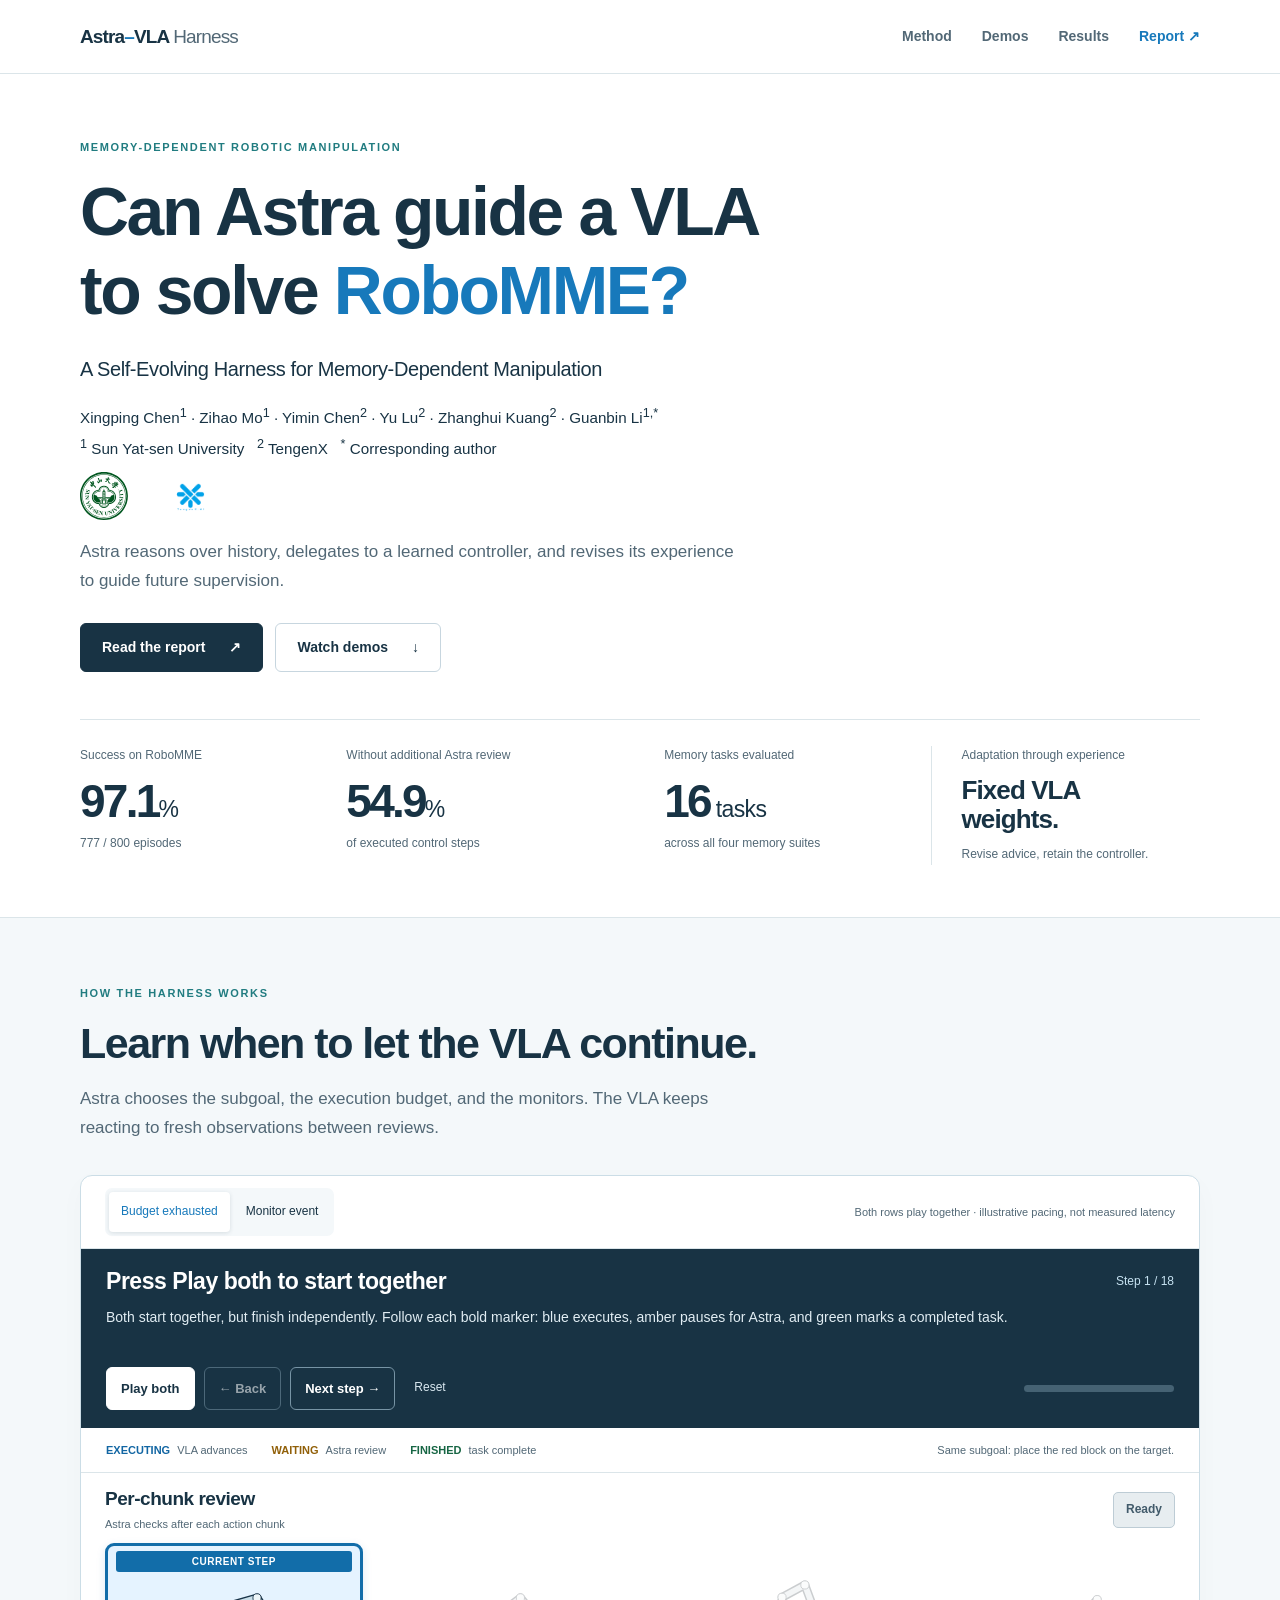
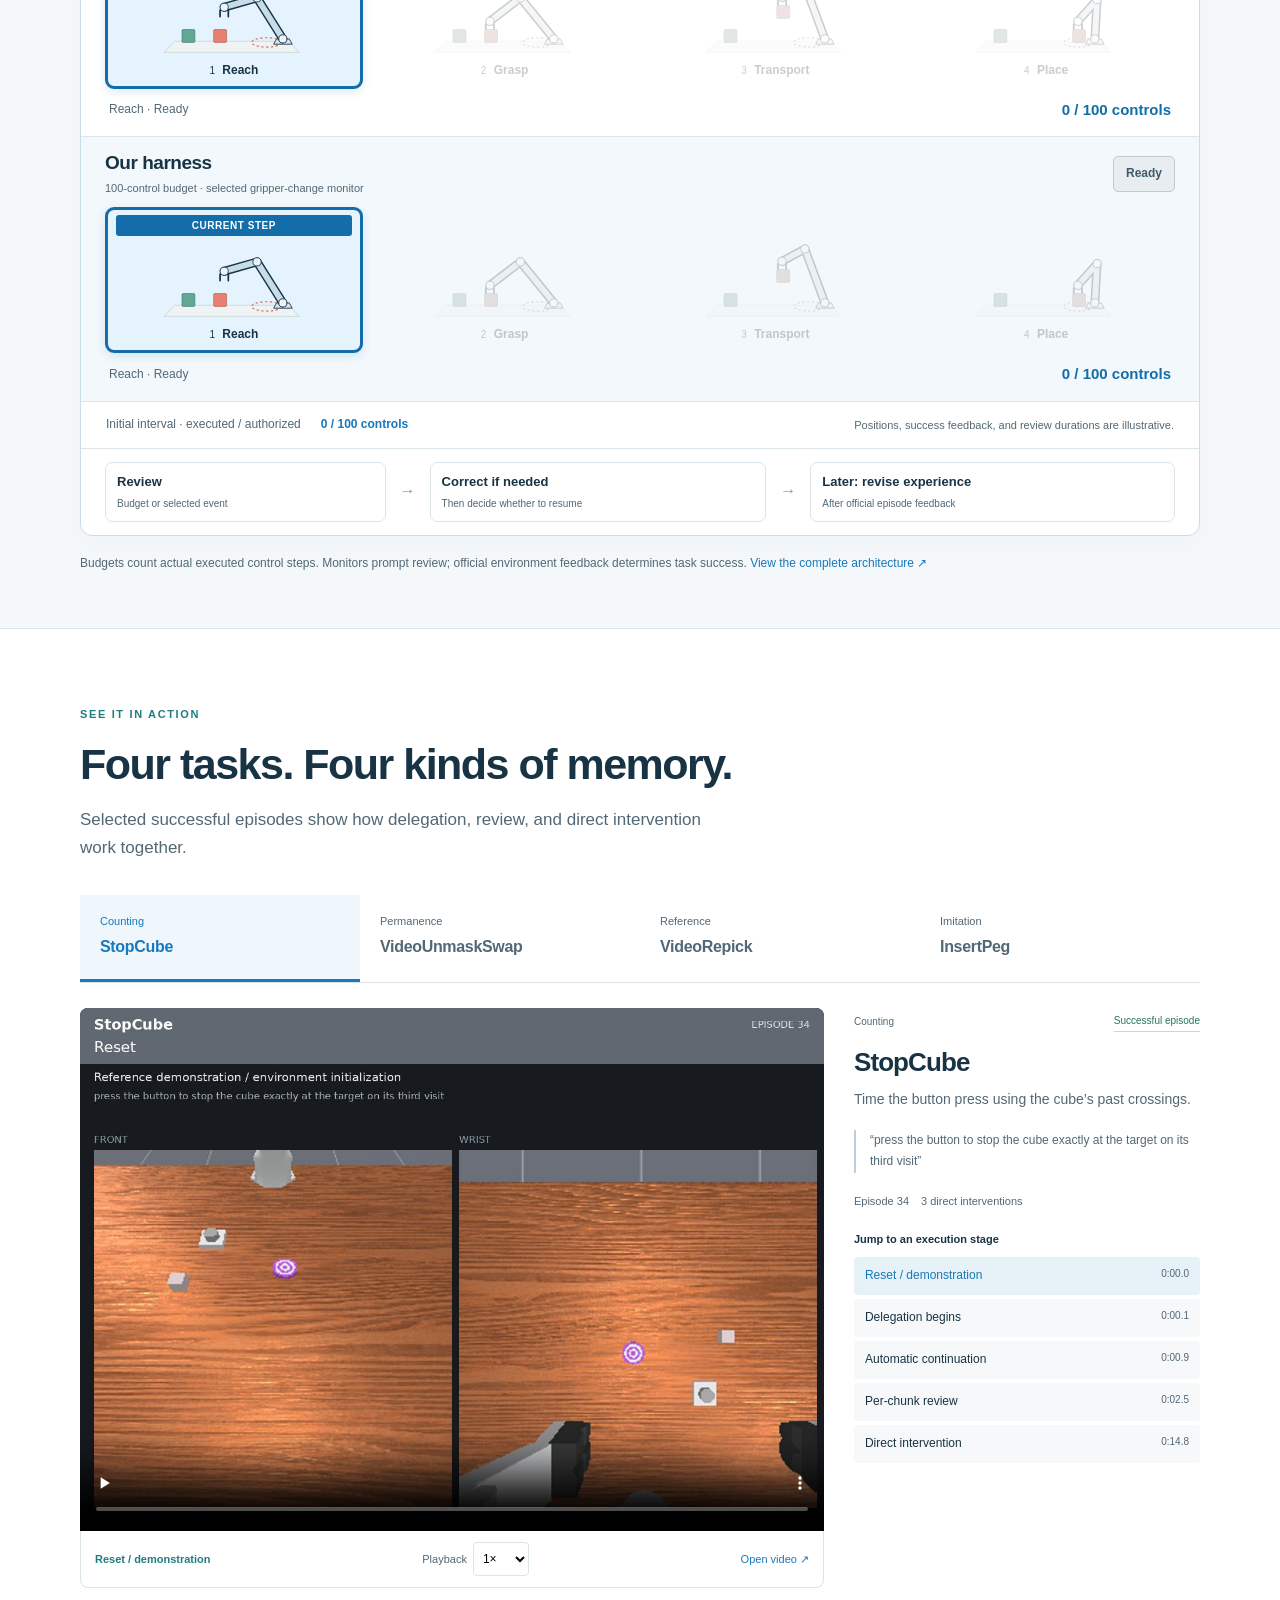
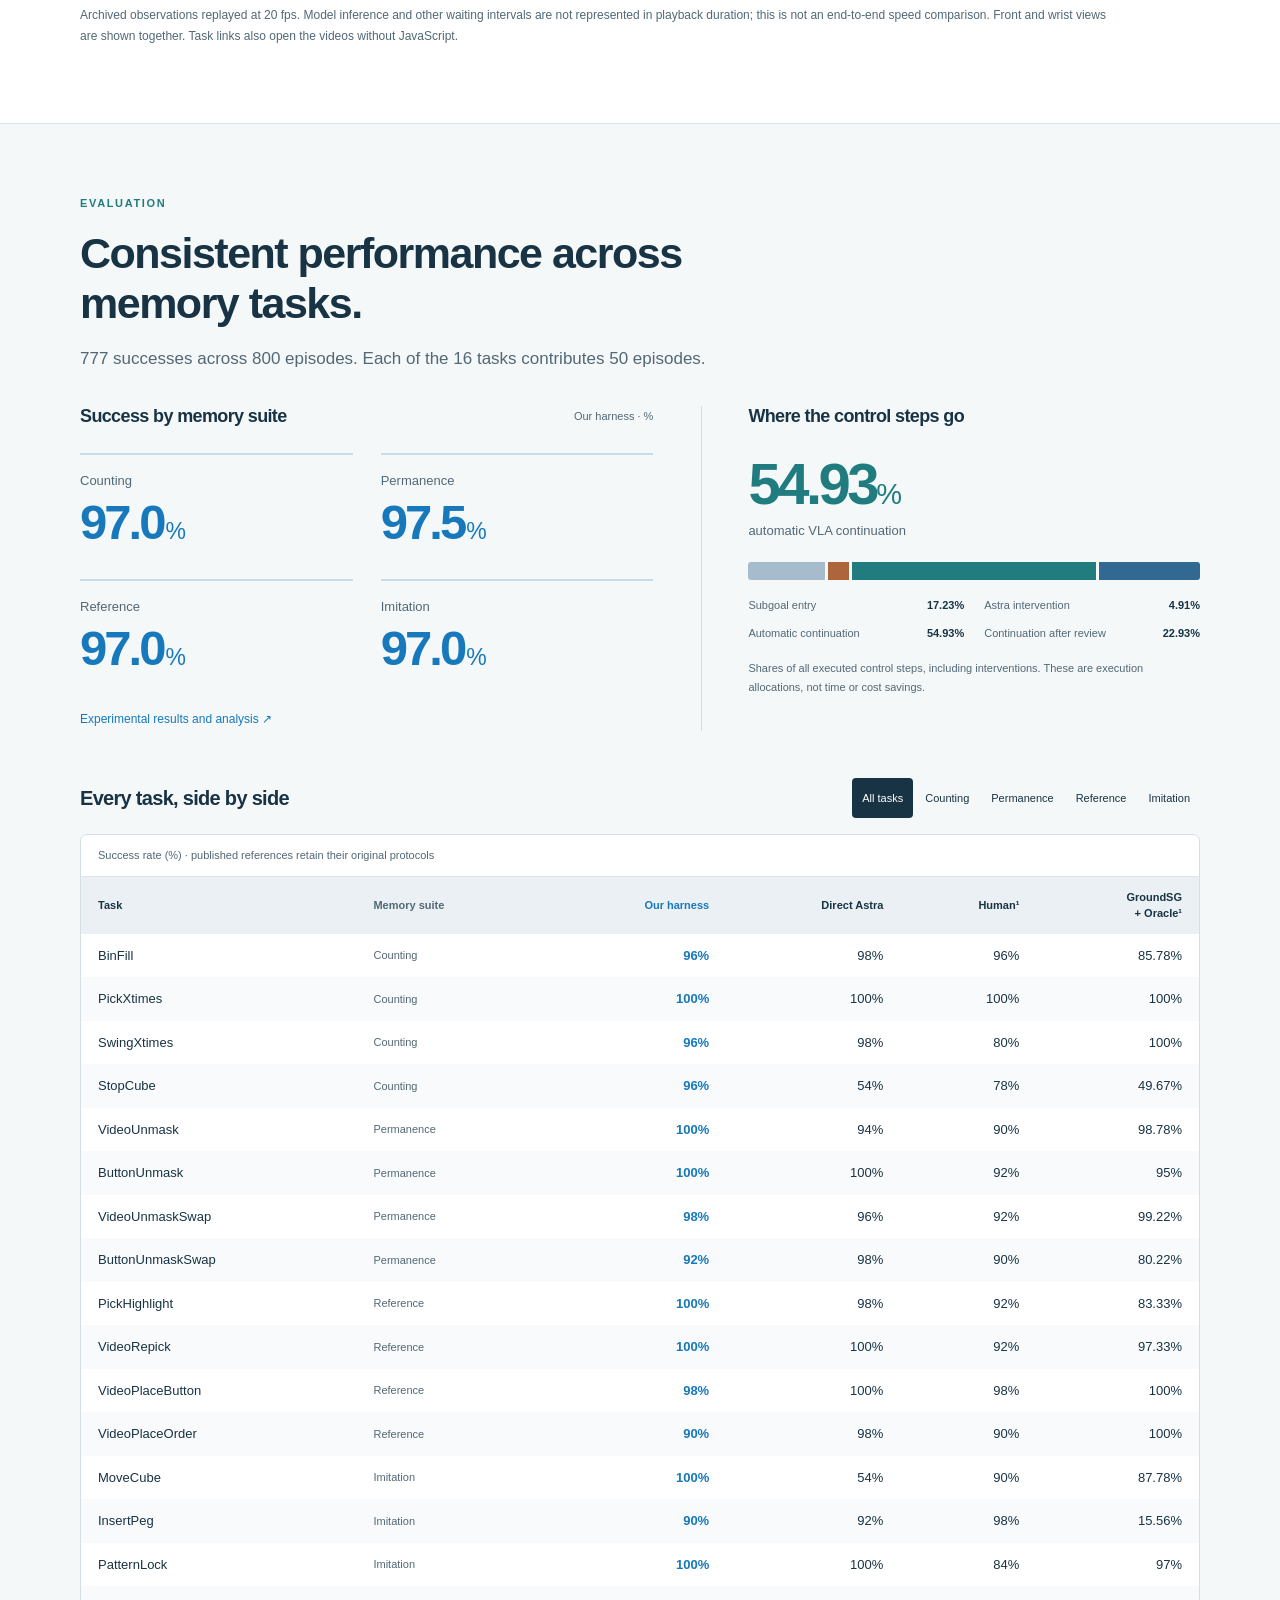
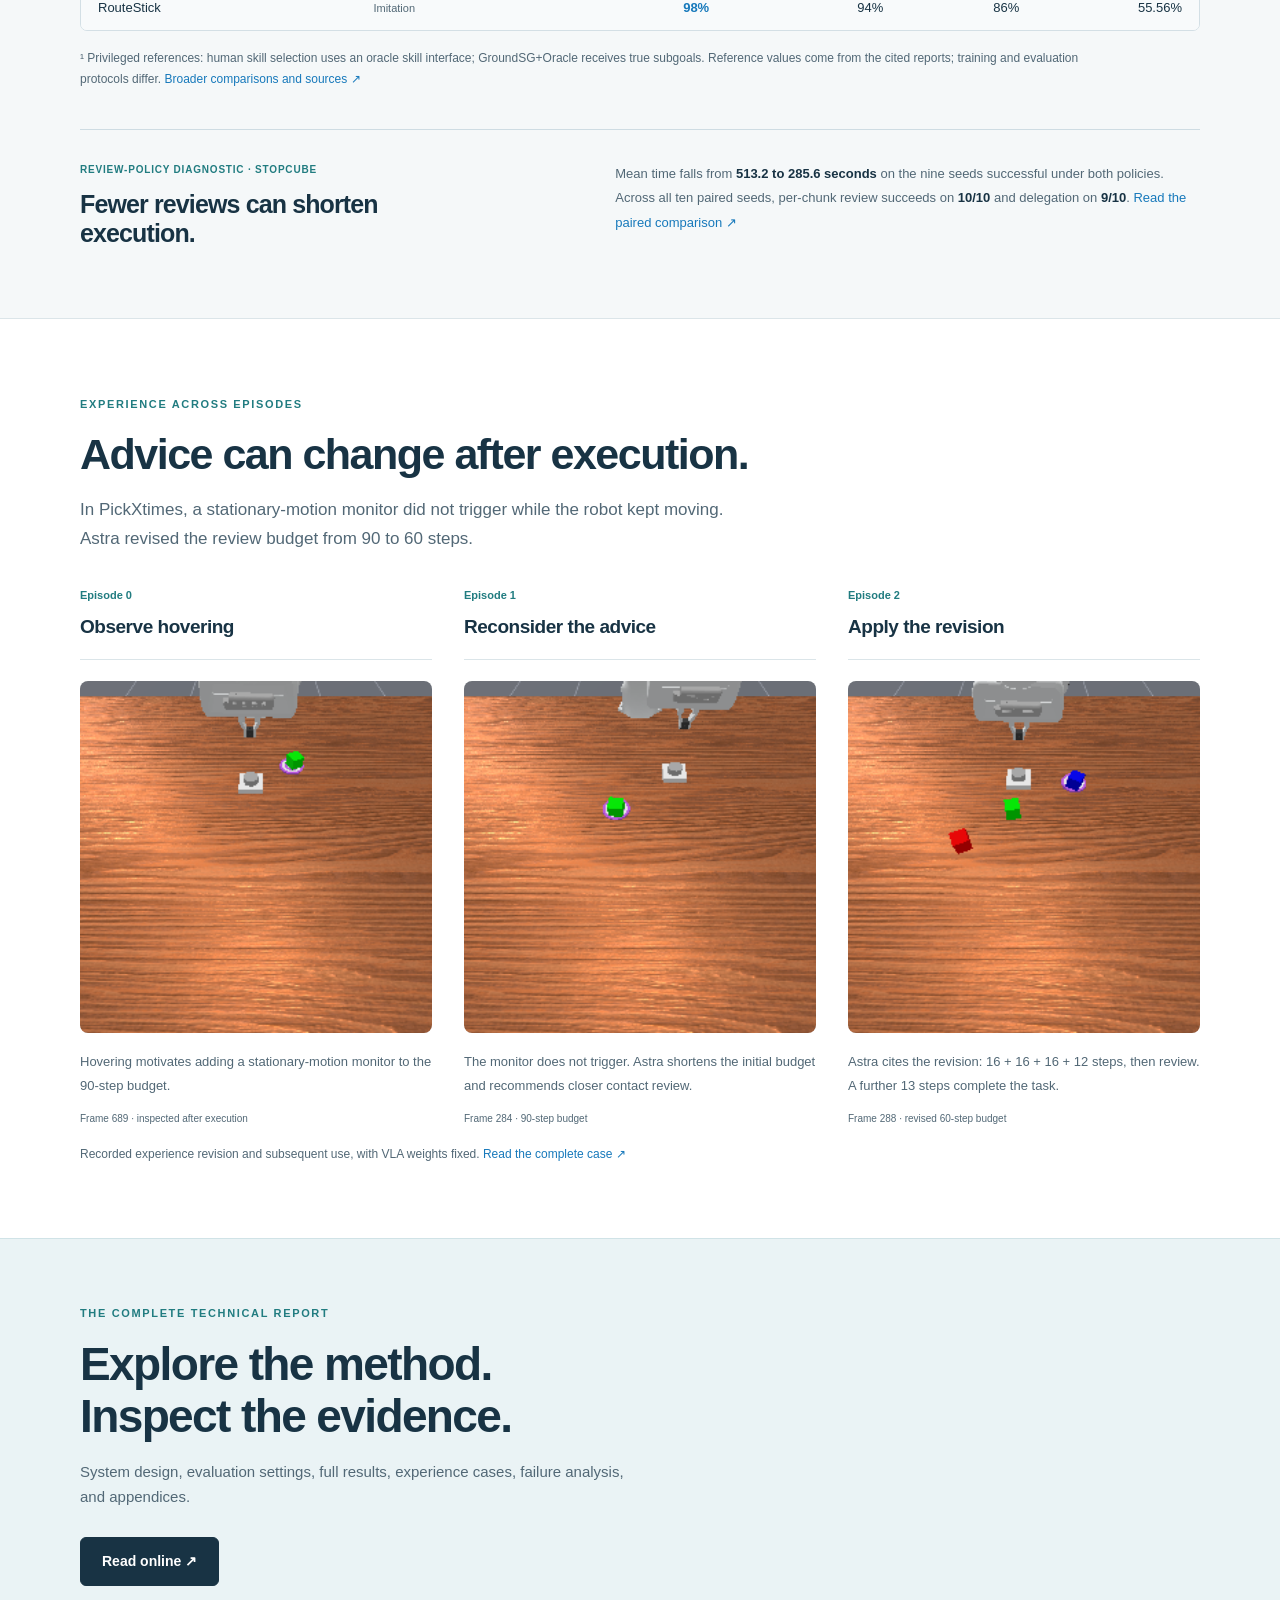
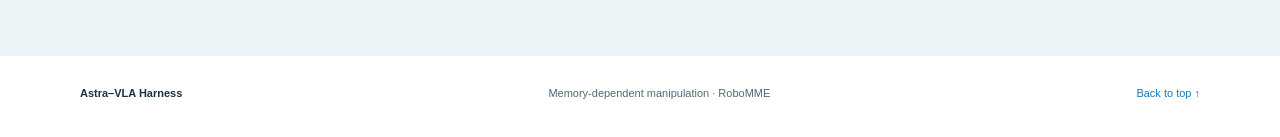
<file: docs/index.html>
<!doctype html>
<html lang="en"><head><meta charset="utf-8"><meta name="viewport" content="width=device-width,initial-scale=1"><meta name="description" content="Astra learns when to review, delegate, and intervene. A self-evolving harness achieves 97.1% success across 800 RoboMME episodes with fixed VLA weights."><meta property="og:title" content="Can Astra Guide a VLA to Solve RoboMME?"><meta property="og:description" content="A Self-Evolving Harness for Memory-Dependent Manipulation"><meta property="og:type" content="website"><title>Astra–VLA Harness — Memory-Dependent Manipulation</title><link rel="icon" href="assets/favicon.svg"><link rel="stylesheet" href="assets/site.css"><script src="assets/site.js" defer></script></head>
<body><a class="skip-link" href="#main">Skip to content</a>
<header class="site-header"><a class="wordmark" href="./">Astra<span>–</span>VLA <span class="wordmark-light">Harness</span></a><nav aria-label="Main"><a href="#mechanism">Method</a><a href="#demos">Demos</a><a href="#results">Results</a><a href="report/">Report ↗</a></nav></header>
<main id="main">
<section class="hero wrap" aria-labelledby="hero-title">
<p class="eyebrow">Memory-dependent robotic manipulation</p>
<h1 id="hero-title">Can Astra guide a VLA<br class="desktop-break"> to solve <span>RoboMME?</span></h1>
<p class="hero-subtitle">A Self-Evolving Harness for Memory-Dependent Manipulation</p>
<div class="publication-authors"><p>Xingping Chen<sup>1</sup> · Zihao Mo<sup>1</sup> · Yimin Chen<sup>2</sup> · Yu Lu<sup>2</sup> · Zhanghui Kuang<sup>2</sup> · Guanbin Li<sup>1,*</sup></p><p><sup>1</sup> Sun Yat-sen University &nbsp; <sup>2</sup> TengenX &nbsp; <sup>*</sup> Corresponding author</p><div class="affiliation-logos"><img src="assets/images/sysu-logo.svg" alt="Sun Yat-sen University logo"><img src="assets/images/tengenx-logo.png" alt="TengenX logo"></div></div>
<p class="hero-description">Astra reasons over history, delegates to a learned controller, and revises its experience to guide future supervision.</p>
<div class="hero-actions"><a class="button primary" href="report/">Read the report <span aria-hidden="true">↗</span></a><a class="button secondary" href="#demos">Watch demos <span aria-hidden="true">↓</span></a></div>
<dl class="metrics"><div><dt>Success on RoboMME</dt><dd>97.1<span>%</span></dd><p>777 / 800 episodes</p></div><div><dt>Without additional Astra review</dt><dd>54.9<span>%</span></dd><p>of executed control steps</p></div><div><dt>Memory tasks evaluated</dt><dd>16<span> tasks</span></dd><p>across all four memory suites</p></div><div class="metric-note"><dt>Adaptation through experience</dt><dd>Fixed VLA<br>weights.</dd><p>Revise advice, retain the controller.</p></div></dl>
</section>

<section class="method-section" id="mechanism" aria-labelledby="method-title"><div class="wrap">
<div class="section-intro"><p class="eyebrow">How the harness works</p><h2 id="method-title">Learn when to let the VLA continue.</h2><p>Astra chooses the subgoal, the execution budget, and the monitors. The VLA keeps reacting to fresh observations between reviews.</p></div>
<div class="mechanism" data-phase="0" data-scenario="budget">
<div class="mechanism-top"><div class="scenario-picker js-only" role="group" aria-label="Review trigger"><button data-scenario="budget" aria-pressed="true">Budget exhausted</button><button data-scenario="monitor" aria-pressed="false">Monitor event</button></div><span class="concept-note">Both rows play together · illustrative pacing, not measured latency</span></div>
<div class="comparison-narration"><div class="narration-heading"><h3 id="phase-title">Compare two review schedules</h3><span id="phase-number" class="js-only">Step 1 / 18</span></div><p id="phase-caption" aria-live="polite">The top row pauses for Astra after every chunk. The bottom row can continue within its budget, until a selected monitor or the budget prompts review.</p><div class="comparison-toolbar js-only"><button id="motion-play" class="button small">Play both</button><button id="motion-prev" class="button small secondary" disabled>← Back</button><button id="motion-next" class="button small secondary">Next step →</button><button id="motion-reset" class="text-button">Reset</button><progress id="comparison-progress" max="17" value="0" aria-label="Storyboard progress"></progress></div></div>
<div class="comparison-key"><span><b class="execution-key">EXECUTING</b> VLA advances</span><span><b class="review-key">WAITING</b> Astra review</span><span><b class="finished-key">FINISHED</b> task complete</span><span>Same subgoal: place the red block on the target.</span></div>
<svg class="scene-definitions" width="0" height="0" aria-hidden="true"><defs>
<marker id="arrow-193449" viewBox="0 0 10 10" refX="8" refY="5" markerWidth="7" markerHeight="7" orient="auto-start-reverse"><path d="M1,1 L9,5 L1,9" fill="none" stroke="#193449" stroke-width="1.6"/></marker>
<marker id="arrow-1779BB" viewBox="0 0 10 10" refX="8" refY="5" markerWidth="7" markerHeight="7" orient="auto-start-reverse"><path d="M1,1 L9,5 L1,9" fill="none" stroke="#1779BB" stroke-width="1.6"/></marker>
<marker id="arrow-C39336" viewBox="0 0 10 10" refX="8" refY="5" markerWidth="7" markerHeight="7" orient="auto-start-reverse"><path d="M1,1 L9,5 L1,9" fill="none" stroke="#C39336" stroke-width="1.6"/></marker>
<marker id="arrow-87929C" viewBox="0 0 10 10" refX="8" refY="5" markerWidth="7" markerHeight="7" orient="auto-start-reverse"><path d="M1,1 L9,5 L1,9" fill="none" stroke="#87929C" stroke-width="1.6"/></marker>
<g id="scene0">
<path d="M10,113 L204,113 L222,132 L-8,132 Z" fill="#EFF3F3" stroke="#CCD8DC" stroke-width="1.5" stroke-linecap="round" stroke-linejoin="round" />
<ellipse cx="166" cy="115" rx="25" ry="8" fill="none" stroke="#D27466" stroke-width="2" stroke-dasharray="4 4"/>
<rect x="22" y="93" width="22" height="22" rx="2" fill="#64A795" stroke="#34776B" />
<path d="M184,109 L205,109 L210,118 L179,118 Z" fill="#D9E5EB" stroke="#193449" stroke-width="1.5" stroke-linecap="round" stroke-linejoin="round" />
<path d="M194,109 L150,39 L94,55" fill="none" stroke="#193449" stroke-width="15" stroke-linecap="round" stroke-linejoin="round" />
<path d="M194,109 L150,39 L94,55" fill="none" stroke="#C7DDE8" stroke-width="10" stroke-linecap="round" stroke-linejoin="round" />
<circle cx="194" cy="109" r="7" fill="#EDF5F8" stroke="#193449" stroke-width="1.5"/>
<circle cx="150" cy="39" r="7" fill="#EDF5F8" stroke="#193449" stroke-width="1.5"/>
<circle cx="94" cy="55" r="7" fill="#EDF5F8" stroke="#193449" stroke-width="1.5"/>
<path d="M87,60 L87,71 M101,60 L101,71" fill="none" stroke="#193449" stroke-width="3" stroke-linecap="round" stroke-linejoin="round" />
<rect x="76" y="93" width="22" height="22" rx="2" fill="#E68172" stroke="#AF534E" />
</g>
<g id="scene1">
<path d="M10,113 L204,113 L222,132 L-8,132 Z" fill="#EFF3F3" stroke="#CCD8DC" stroke-width="1.5" stroke-linecap="round" stroke-linejoin="round" />
<ellipse cx="166" cy="115" rx="25" ry="8" fill="none" stroke="#D27466" stroke-width="2" stroke-dasharray="4 4"/>
<rect x="22" y="93" width="22" height="22" rx="2" fill="#64A795" stroke="#34776B" />
<path d="M184,109 L205,109 L210,118 L179,118 Z" fill="#D9E5EB" stroke="#193449" stroke-width="1.5" stroke-linecap="round" stroke-linejoin="round" />
<path d="M194,109 L137,39 L85,79" fill="none" stroke="#193449" stroke-width="15" stroke-linecap="round" stroke-linejoin="round" />
<path d="M194,109 L137,39 L85,79" fill="none" stroke="#C7DDE8" stroke-width="10" stroke-linecap="round" stroke-linejoin="round" />
<circle cx="194" cy="109" r="7" fill="#EDF5F8" stroke="#193449" stroke-width="1.5"/>
<circle cx="137" cy="39" r="7" fill="#EDF5F8" stroke="#193449" stroke-width="1.5"/>
<circle cx="85" cy="79" r="7" fill="#EDF5F8" stroke="#193449" stroke-width="1.5"/>
<path d="M78,84 L78,95 M92,84 L92,95" fill="none" stroke="#193449" stroke-width="3" stroke-linecap="round" stroke-linejoin="round" />
<rect x="76" y="93" width="22" height="22" rx="2" fill="#E68172" stroke="#AF534E" />
</g>
<g id="scene2">
<path d="M10,113 L204,113 L222,132 L-8,132 Z" fill="#EFF3F3" stroke="#CCD8DC" stroke-width="1.5" stroke-linecap="round" stroke-linejoin="round" />
<ellipse cx="166" cy="115" rx="25" ry="8" fill="none" stroke="#D27466" stroke-width="2" stroke-dasharray="4 4"/>
<rect x="22" y="93" width="22" height="22" rx="2" fill="#64A795" stroke="#34776B" />
<path d="M184,109 L205,109 L210,118 L179,118 Z" fill="#D9E5EB" stroke="#193449" stroke-width="1.5" stroke-linecap="round" stroke-linejoin="round" />
<path d="M194,109 L160,17 L121,38" fill="none" stroke="#193449" stroke-width="15" stroke-linecap="round" stroke-linejoin="round" />
<path d="M194,109 L160,17 L121,38" fill="none" stroke="#C7DDE8" stroke-width="10" stroke-linecap="round" stroke-linejoin="round" />
<circle cx="194" cy="109" r="7" fill="#EDF5F8" stroke="#193449" stroke-width="1.5"/>
<circle cx="160" cy="17" r="7" fill="#EDF5F8" stroke="#193449" stroke-width="1.5"/>
<circle cx="121" cy="38" r="7" fill="#EDF5F8" stroke="#193449" stroke-width="1.5"/>
<path d="M114,43 L114,54 M128,43 L128,54" fill="none" stroke="#193449" stroke-width="3" stroke-linecap="round" stroke-linejoin="round" />
<rect x="112" y="52" width="22" height="22" rx="2" fill="#E68172" stroke="#AF534E" />
</g>
<g id="scene3">
<path d="M10,113 L204,113 L222,132 L-8,132 Z" fill="#EFF3F3" stroke="#CCD8DC" stroke-width="1.5" stroke-linecap="round" stroke-linejoin="round" />
<ellipse cx="166" cy="115" rx="25" ry="8" fill="none" stroke="#D27466" stroke-width="2" stroke-dasharray="4 4"/>
<rect x="22" y="93" width="22" height="22" rx="2" fill="#64A795" stroke="#34776B" />
<path d="M184,109 L205,109 L210,118 L179,118 Z" fill="#D9E5EB" stroke="#193449" stroke-width="1.5" stroke-linecap="round" stroke-linejoin="round" />
<path d="M194,109 L198,42 L165,79" fill="none" stroke="#193449" stroke-width="15" stroke-linecap="round" stroke-linejoin="round" />
<path d="M194,109 L198,42 L165,79" fill="none" stroke="#C7DDE8" stroke-width="10" stroke-linecap="round" stroke-linejoin="round" />
<circle cx="194" cy="109" r="7" fill="#EDF5F8" stroke="#193449" stroke-width="1.5"/>
<circle cx="198" cy="42" r="7" fill="#EDF5F8" stroke="#193449" stroke-width="1.5"/>
<circle cx="165" cy="79" r="7" fill="#EDF5F8" stroke="#193449" stroke-width="1.5"/>
<path d="M158,84 L158,95 M172,84 L172,95" fill="none" stroke="#193449" stroke-width="3" stroke-linecap="round" stroke-linejoin="round" />
<rect x="156" y="93" width="22" height="22" rx="2" fill="#E68172" stroke="#AF534E" />
</g>
</defs></svg>
<div class="tracks"><div class="track baseline-track" data-lane="baseline" data-state="ready"><div class="lane-heading"><div><strong>Per-chunk review</strong><span>Astra checks after each action chunk</span></div><b class="lane-status">Ready</b></div><div class="stage-cards"><div class="stage-card"><span class="current-marker">CURRENT STEP</span><svg viewBox="0 0 245 145" role="img" aria-label="Robot: reach"><use href="#scene0" x="12" y="0"/></svg><strong class="stage-name"><span>1</span> Reach</strong></div><div class="stage-card"><span class="current-marker">CURRENT STEP</span><svg viewBox="0 0 245 145" role="img" aria-label="Robot: grasp"><use href="#scene1" x="12" y="0"/></svg><strong class="stage-name"><span>2</span> Grasp</strong></div><div class="stage-card"><span class="current-marker">CURRENT STEP</span><svg viewBox="0 0 245 145" role="img" aria-label="Robot: transport"><use href="#scene2" x="12" y="0"/></svg><strong class="stage-name"><span>3</span> Transport</strong></div><div class="stage-card"><span class="current-marker">CURRENT STEP</span><svg viewBox="0 0 245 145" role="img" aria-label="Robot: place"><use href="#scene3" x="12" y="0"/></svg><strong class="stage-name"><span>4</span> Place</strong></div></div><div class="lane-foot"><span class="lane-position">Reach · Ready</span><strong class="lane-counter">0 / 100 controls</strong></div></div><div class="track harness-track" data-lane="harness" data-state="ready"><div class="lane-heading"><div><strong>Our harness</strong><span>100-control budget · selected gripper-change monitor</span></div><b class="lane-status">Ready</b></div><div class="stage-cards"><div class="stage-card"><span class="current-marker">CURRENT STEP</span><svg viewBox="0 0 245 145" role="img" aria-label="Robot: reach"><use href="#scene0" x="12" y="0"/></svg><strong class="stage-name"><span>1</span> Reach</strong></div><div class="stage-card"><span class="current-marker">CURRENT STEP</span><svg viewBox="0 0 245 145" role="img" aria-label="Robot: grasp"><use href="#scene1" x="12" y="0"/></svg><strong class="stage-name"><span>2</span> Grasp</strong></div><div class="stage-card"><span class="current-marker">CURRENT STEP</span><svg viewBox="0 0 245 145" role="img" aria-label="Robot: transport"><use href="#scene2" x="12" y="0"/></svg><strong class="stage-name"><span>3</span> Transport</strong></div><div class="stage-card"><span class="current-marker">CURRENT STEP</span><svg viewBox="0 0 245 145" role="img" aria-label="Robot: place"><use href="#scene3" x="12" y="0"/></svg><strong class="stage-name"><span>4</span> Place</strong></div></div><div class="lane-foot"><span class="lane-position">Reach · Ready</span><strong class="lane-counter">0 / 100 controls</strong></div></div></div>
<div class="comparison-budget"><span id="budget-label">Initial interval · executed / authorized</span><strong id="budget-value">0 / 100 controls</strong><span>Positions, success feedback, and review durations are illustrative.</span></div>
<div class="feedback-flow"><div class="feedback-node" data-node="review"><b>Review</b><span>Budget or selected event</span></div><span aria-hidden="true">→</span><div class="feedback-node" data-node="correction"><b>Correct if needed</b><span>Then decide whether to resume</span></div><span aria-hidden="true">→</span><div class="feedback-node" data-node="experience"><b>Later: revise experience</b><span>After official episode feedback</span></div></div>
</div>
<p class="figure-note">Budgets count actual executed control steps. Monitors prompt review; official environment feedback determines task success. <a href="report/#fig:architecture">View the complete architecture ↗</a></p>
</div></section>

<section class="wrap demos-section" id="demos" aria-labelledby="demos-title"><div class="section-intro"><p class="eyebrow">See it in action</p><h2 id="demos-title">Four tasks. Four kinds of memory.</h2><p>Selected successful episodes show how delegation, review, and direct intervention work together.</p></div>
<div class="task-tabs" aria-label="Choose a task"><a class="task-tab" href="assets/videos/stopcube-ep34.mp4" data-video="0"><span>Counting</span><strong>StopCube</strong></a><a class="task-tab" href="assets/videos/videounmaskswap-ep44.mp4" data-video="1"><span>Permanence</span><strong>VideoUnmaskSwap</strong></a><a class="task-tab" href="assets/videos/videorepick-ep3.mp4" data-video="2"><span>Reference</span><strong>VideoRepick</strong></a><a class="task-tab" href="assets/videos/insertpeg-ep45.mp4" data-video="3"><span>Imitation</span><strong>InsertPeg</strong></a></div>
<div class="demo-layout"><div class="video-column"><video id="demo-video" controls playsinline preload="none" poster="assets/videos/stopcube-ep34-reset.jpg" src="assets/videos/stopcube-ep34.mp4" aria-label="StopCube episode 34 rollout"><p><a href="assets/videos/stopcube-ep34.mp4">Download the StopCube video.</a></p></video><div class="video-toolbar"><span id="video-stage">Reset / demonstration</span><label class="js-only">Playback <select id="video-speed" aria-label="Playback speed"><option value="0.5">0.5×</option><option value="1" selected>1×</option><option value="1.5">1.5×</option><option value="2">2×</option></select></label><a id="video-download" href="assets/videos/stopcube-ep34.mp4">Open video ↗</a></div></div><aside class="demo-details"><div class="demo-heading"><span id="demo-suite">Counting</span><span class="success-label">Successful episode</span></div><h3 id="demo-task">StopCube</h3><p id="demo-description">Time the button press using the cube’s past crossings.</p><blockquote id="demo-goal">“press the button to stop the cube exactly at the target on its third visit”</blockquote><div class="demo-facts"><span id="demo-episode">Episode 34</span><span id="demo-interventions">3 direct interventions</span></div><div class="chapter-heading js-only">Jump to an execution stage</div><div id="video-chapters" class="video-chapters js-only"></div></aside></div>
<p class="figure-note">Archived observations replayed at 20 fps. Model inference and other waiting intervals are not represented in playback duration; this is not an end-to-end speed comparison. Front and wrist views are shown together. Task links also open the videos without JavaScript.</p>
</section>

<section class="results-section" id="results" aria-labelledby="results-title"><div class="wrap"><div class="section-intro"><p class="eyebrow">Evaluation</p><h2 id="results-title">Consistent performance across memory tasks.</h2><p>777 successes across 800 episodes. Each of the 16 tasks contributes 50 episodes.</p></div>
<div class="results-grid"><div class="performance-chart"><div class="chart-heading"><h3>Success by memory suite</h3><span>Our harness · %</span></div><div class="suite-dots" role="img" aria-label="Counting 97.0%, Permanence 97.5%, Reference 97.0%, Imitation 97.0%"><div><span>Counting</span><strong>97.0<small>%</small></strong><span class="suite-ticks" style="--rate:97%"></span></div><div><span>Permanence</span><strong>97.5<small>%</small></strong><span class="suite-ticks" style="--rate:97.5%"></span></div><div><span>Reference</span><strong>97.0<small>%</small></strong><span class="suite-ticks" style="--rate:97%"></span></div><div><span>Imitation</span><strong>97.0<small>%</small></strong><span class="suite-ticks" style="--rate:97%"></span></div></div><a href="report/#sec:results">Experimental results and analysis ↗</a></div>
<div class="allocation-chart"><h3>Where the control steps go</h3><div class="allocation-number">54.93<span>%</span></div><p>automatic VLA continuation</p><div class="allocation-strip" role="img" aria-label="Subgoal entry 17.23%; Astra intervention 4.91%; automatic VLA continuation 54.93%; VLA continuation after review 22.93%"><span title="Subgoal entry: 17.23%" style="flex:17.23"></span><span title="Astra intervention: 4.91%" style="flex:4.91"></span><span title="Automatic VLA continuation: 54.93%" style="flex:54.93"></span><span title="VLA continuation after review: 22.93%" style="flex:22.93"></span></div><dl class="allocation-legend"><div><dt>Subgoal entry</dt><dd>17.23%</dd></div><div><dt>Astra intervention</dt><dd>4.91%</dd></div><div><dt>Automatic continuation</dt><dd>54.93%</dd></div><div><dt>Continuation after review</dt><dd>22.93%</dd></div></dl><p class="small-note">Shares of all executed control steps, including interventions. These are execution allocations, not time or cost savings.</p></div></div>
<div class="task-results"><div class="table-heading"><h3>Every task, side by side</h3><div class="suite-filter js-only" role="group" aria-label="Filter results by suite"><button data-suite="all" aria-pressed="true">All tasks</button><button data-suite="Counting" aria-pressed="false">Counting</button><button data-suite="Permanence" aria-pressed="false">Permanence</button><button data-suite="Reference" aria-pressed="false">Reference</button><button data-suite="Imitation" aria-pressed="false">Imitation</button></div></div><div class="table-scroll" tabindex="0" role="region" aria-label="Per-task success rates"><table id="task-table"><caption>Success rate (%) · published references retain their original protocols</caption><thead><tr><th scope="col">Task</th><th scope="col">Memory suite</th><th scope="col">Our harness</th><th scope="col">Direct Astra</th><th scope="col">Human¹</th><th scope="col">GroundSG<br>+ Oracle¹</th></tr></thead><tbody><tr data-suite="Counting"><th scope="row">BinFill</th><td>Counting</td><td>96%</td><td>98%</td><td>96%</td><td>85.78%</td></tr><tr data-suite="Counting"><th scope="row">PickXtimes</th><td>Counting</td><td>100%</td><td>100%</td><td>100%</td><td>100%</td></tr><tr data-suite="Counting"><th scope="row">SwingXtimes</th><td>Counting</td><td>96%</td><td>98%</td><td>80%</td><td>100%</td></tr><tr data-suite="Counting"><th scope="row">StopCube</th><td>Counting</td><td>96%</td><td>54%</td><td>78%</td><td>49.67%</td></tr><tr data-suite="Permanence"><th scope="row">VideoUnmask</th><td>Permanence</td><td>100%</td><td>94%</td><td>90%</td><td>98.78%</td></tr><tr data-suite="Permanence"><th scope="row">ButtonUnmask</th><td>Permanence</td><td>100%</td><td>100%</td><td>92%</td><td>95%</td></tr><tr data-suite="Permanence"><th scope="row">VideoUnmaskSwap</th><td>Permanence</td><td>98%</td><td>96%</td><td>92%</td><td>99.22%</td></tr><tr data-suite="Permanence"><th scope="row">ButtonUnmaskSwap</th><td>Permanence</td><td>92%</td><td>98%</td><td>90%</td><td>80.22%</td></tr><tr data-suite="Reference"><th scope="row">PickHighlight</th><td>Reference</td><td>100%</td><td>98%</td><td>92%</td><td>83.33%</td></tr><tr data-suite="Reference"><th scope="row">VideoRepick</th><td>Reference</td><td>100%</td><td>100%</td><td>92%</td><td>97.33%</td></tr><tr data-suite="Reference"><th scope="row">VideoPlaceButton</th><td>Reference</td><td>98%</td><td>100%</td><td>98%</td><td>100%</td></tr><tr data-suite="Reference"><th scope="row">VideoPlaceOrder</th><td>Reference</td><td>90%</td><td>98%</td><td>90%</td><td>100%</td></tr><tr data-suite="Imitation"><th scope="row">MoveCube</th><td>Imitation</td><td>100%</td><td>54%</td><td>90%</td><td>87.78%</td></tr><tr data-suite="Imitation"><th scope="row">InsertPeg</th><td>Imitation</td><td>90%</td><td>92%</td><td>98%</td><td>15.56%</td></tr><tr data-suite="Imitation"><th scope="row">PatternLock</th><td>Imitation</td><td>100%</td><td>100%</td><td>84%</td><td>97%</td></tr><tr data-suite="Imitation"><th scope="row">RouteStick</th><td>Imitation</td><td>98%</td><td>94%</td><td>86%</td><td>55.56%</td></tr></tbody></table></div><p class="figure-note">¹ Privileged references: human skill selection uses an oracle skill interface; GroundSG+Oracle receives true subgoals. Reference values come from the cited reports; training and evaluation protocols differ. <a href="report/#tab:performance">Broader comparisons and sources ↗</a></p></div>
<div class="efficiency-note"><div><span class="eyebrow">Review-policy diagnostic · StopCube</span><h3>Fewer reviews can shorten execution.</h3></div><p>Mean time falls from <strong>513.2 to 285.6 seconds</strong> on the nine seeds successful under both policies. Across all ten paired seeds, per-chunk review succeeds on <strong>10/10</strong> and delegation on <strong>9/10</strong>. <a href="report/#tab:paired">Read the paired comparison ↗</a></p></div>
</div></section>

<section class="wrap experience-section" id="experience" aria-labelledby="experience-title"><div class="section-intro"><p class="eyebrow">Experience across episodes</p><h2 id="experience-title">Advice can change after execution.</h2><p>In PickXtimes, a stationary-motion monitor did not trigger while the robot kept moving. Astra revised the review budget from 90 to 60 steps.</p></div>
<div class="experience-sequence"><article><div class="experience-step"><span>Episode 0</span><strong>Observe hovering</strong></div><a class="zoom-image" href="assets/images/PickXtimes-ep0-f689-front.png" data-zoom aria-label="Enlarge episode 0 frame 689"><img src="assets/images/PickXtimes-ep0-f689-front.png" alt="PickXtimes episode 0, frame 689: robot hovering near the button" loading="lazy" width="256" height="256"></a><p>Hovering motivates adding a stationary-motion monitor to the 90-step budget.</p><span class="frame-label">Frame 689 · inspected after execution</span></article><article><div class="experience-step"><span>Episode 1</span><strong>Reconsider the advice</strong></div><a class="zoom-image" href="assets/images/PickXtimes-ep1-f284-front.png" data-zoom aria-label="Enlarge episode 1 frame 284"><img src="assets/images/PickXtimes-ep1-f284-front.png" alt="PickXtimes episode 1, frame 284: execution continues without a stationary-motion trigger" loading="lazy" width="256" height="256"></a><p>The monitor does not trigger. Astra shortens the initial budget and recommends closer contact review.</p><span class="frame-label">Frame 284 · 90-step budget</span></article><article><div class="experience-step"><span>Episode 2</span><strong>Apply the revision</strong></div><a class="zoom-image" href="assets/images/PickXtimes-ep2-f288-front.png" data-zoom aria-label="Enlarge episode 2 frame 288"><img src="assets/images/PickXtimes-ep2-f288-front.png" alt="PickXtimes episode 2, frame 288: Astra reviews after the revised 60-step budget" loading="lazy" width="256" height="256"></a><p>Astra cites the revision: 16 + 16 + 16 + 12 steps, then review. A further 13 steps complete the task.</p><span class="frame-label">Frame 288 · revised 60-step budget</span></article></div><p class="figure-note">Recorded experience revision and subsequent use, with VLA weights fixed. <a href="report/#fig:trace">Read the complete case ↗</a></p>
</section>
<section class="report-invitation"><div class="wrap"><p class="eyebrow">The complete technical report</p><h2>Explore the method.<br>Inspect the evidence.</h2><p>System design, evaluation settings, full results, experience cases, failure analysis, and appendices.</p><div class="hero-actions"><a class="button primary" href="report/">Read online ↗</a><!-- Add the arXiv paper link here when available. --></div></div></section>
</main><footer class="site-footer"><a href="./">Astra–VLA Harness</a><span>Memory-dependent manipulation · RoboMME</span><a href="#main">Back to top ↑</a></footer>
<dialog class="image-dialog" aria-label="Expanded figure"><form method="dialog"><button aria-label="Close expanded figure">Close ×</button></form><img alt=""></dialog>
</body></html>
</file>
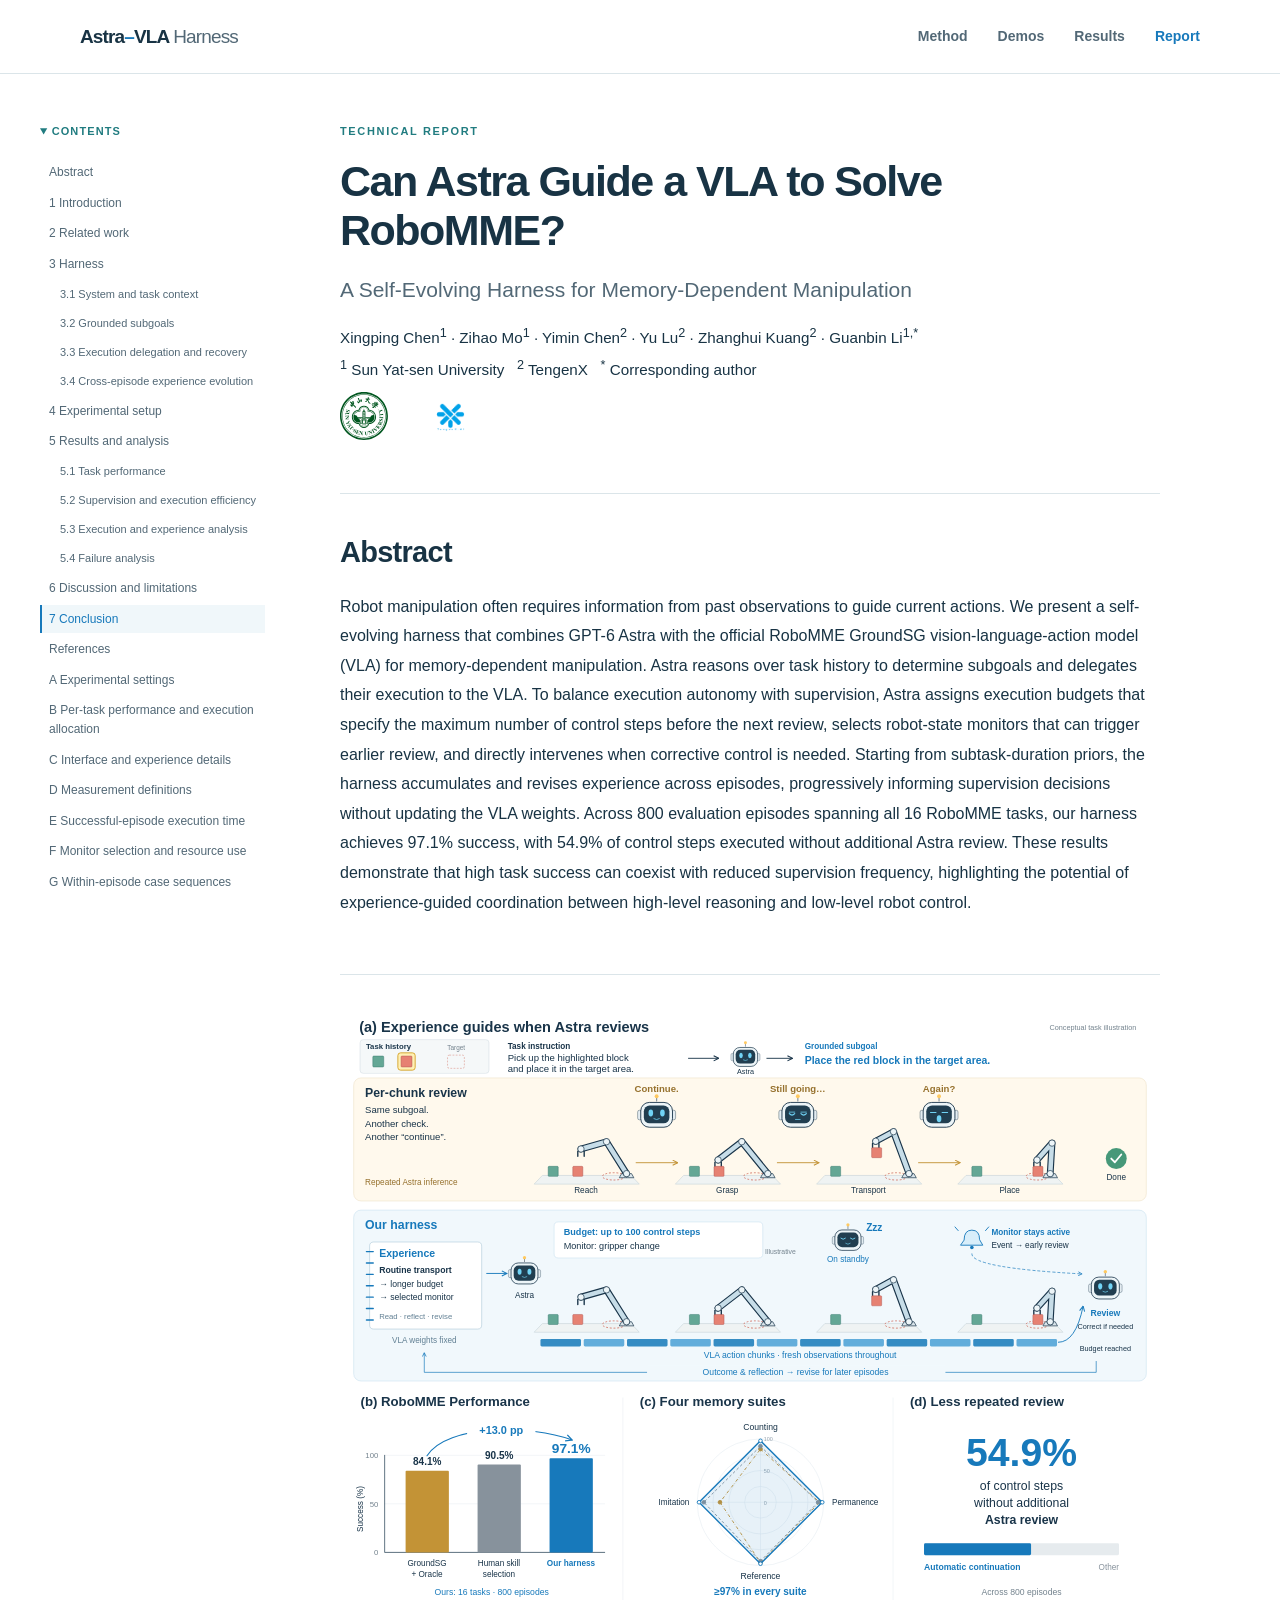
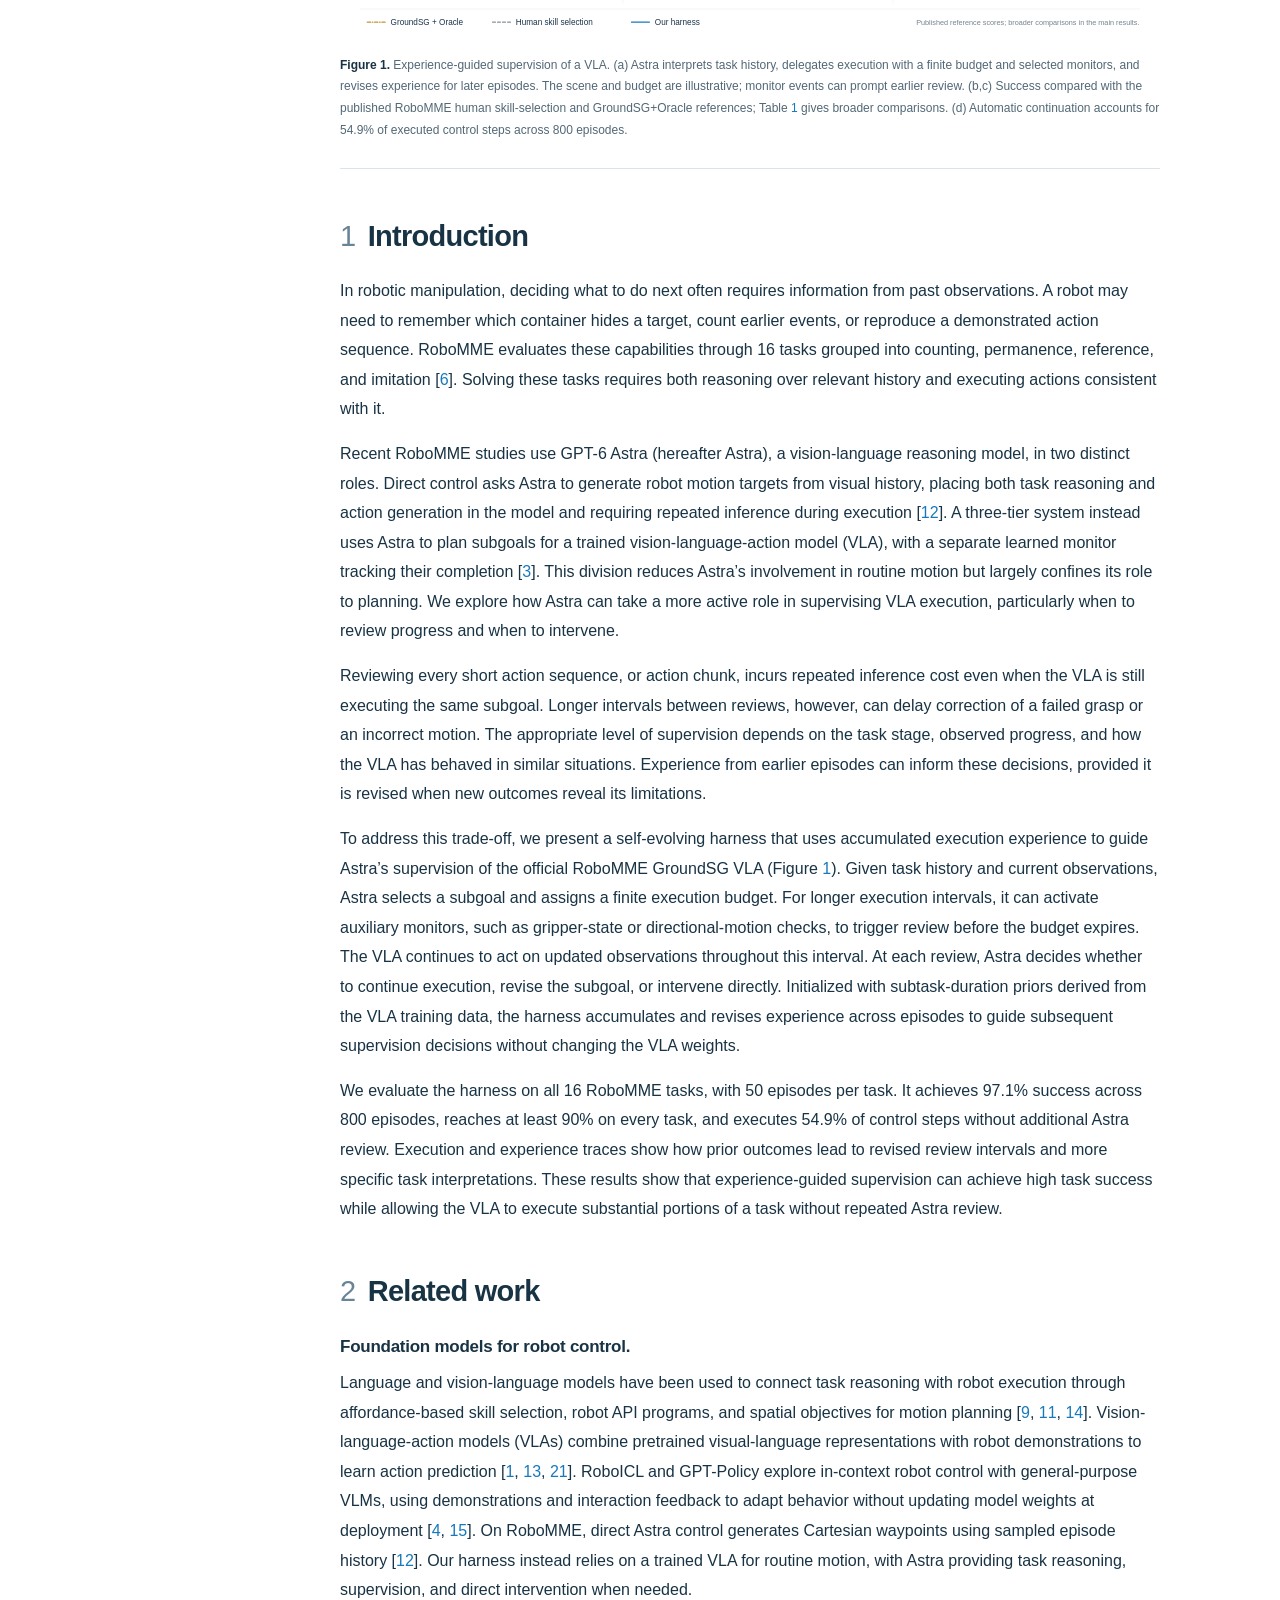
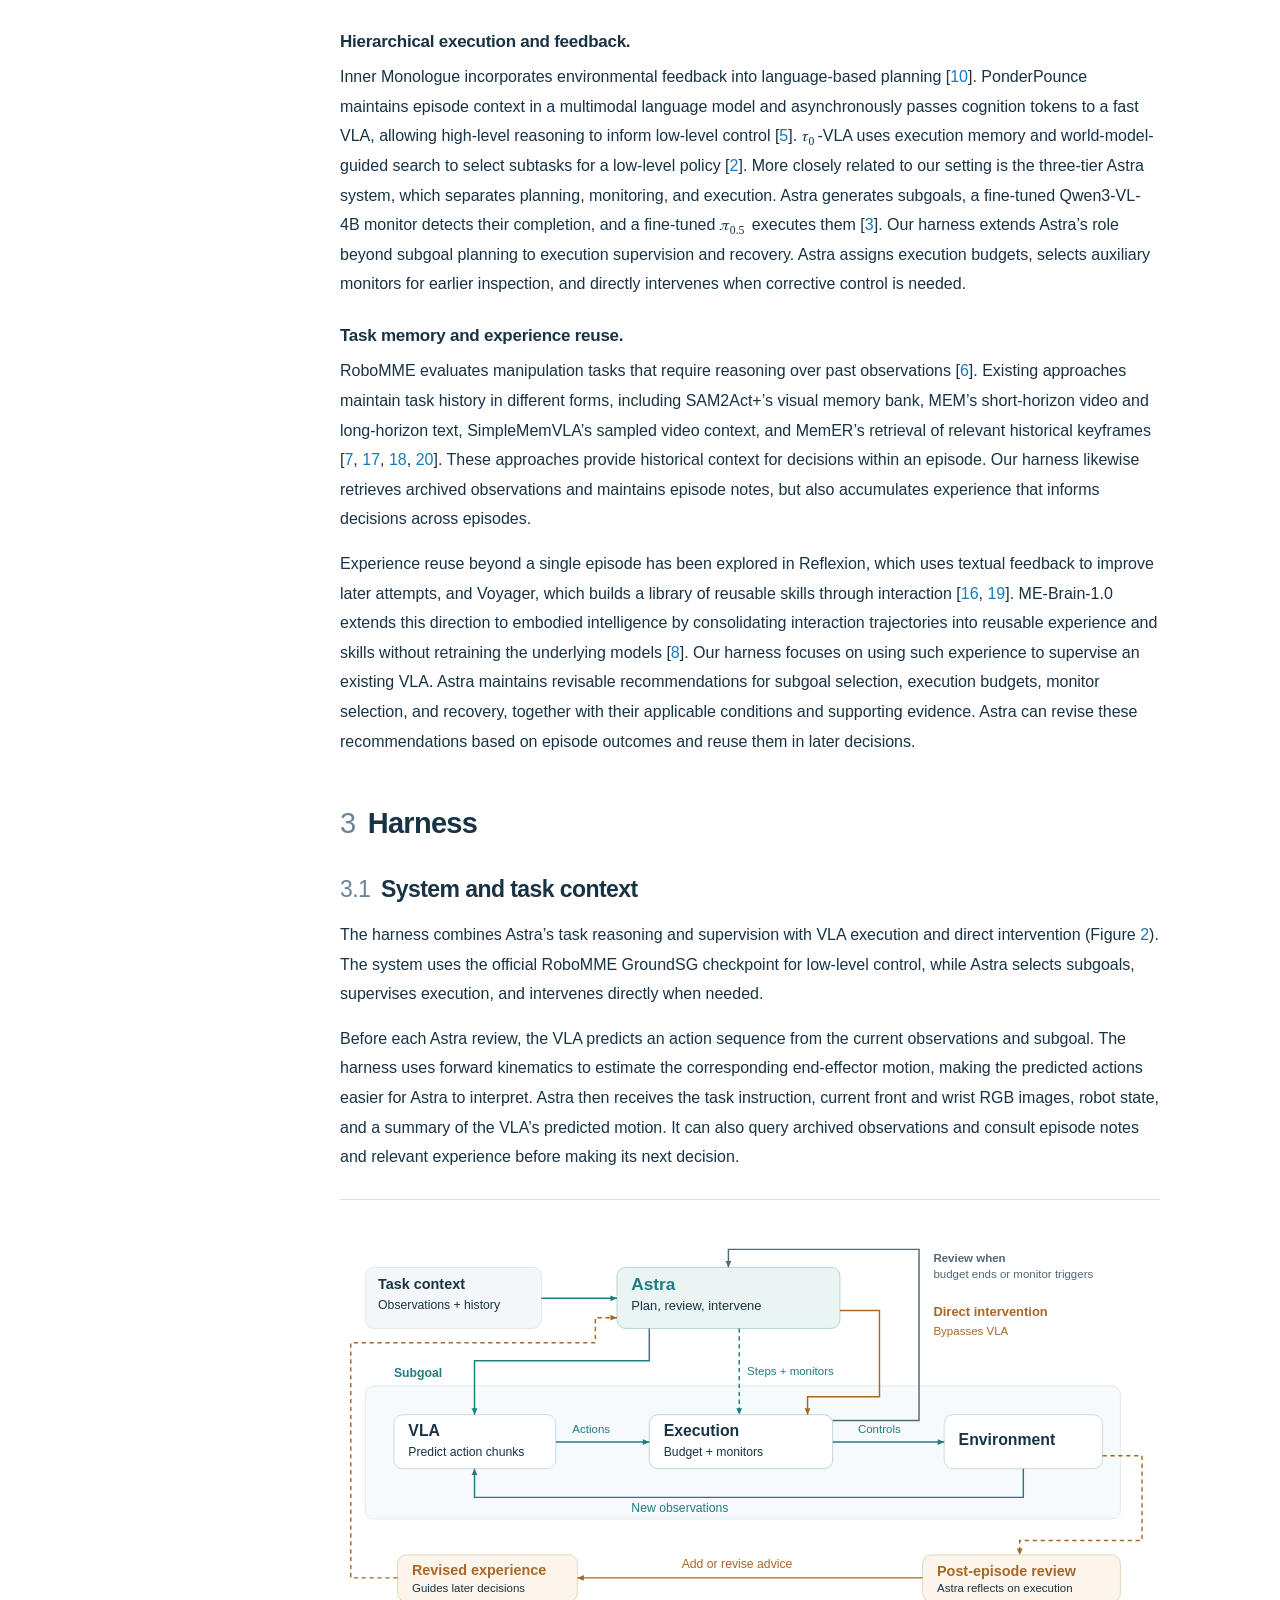
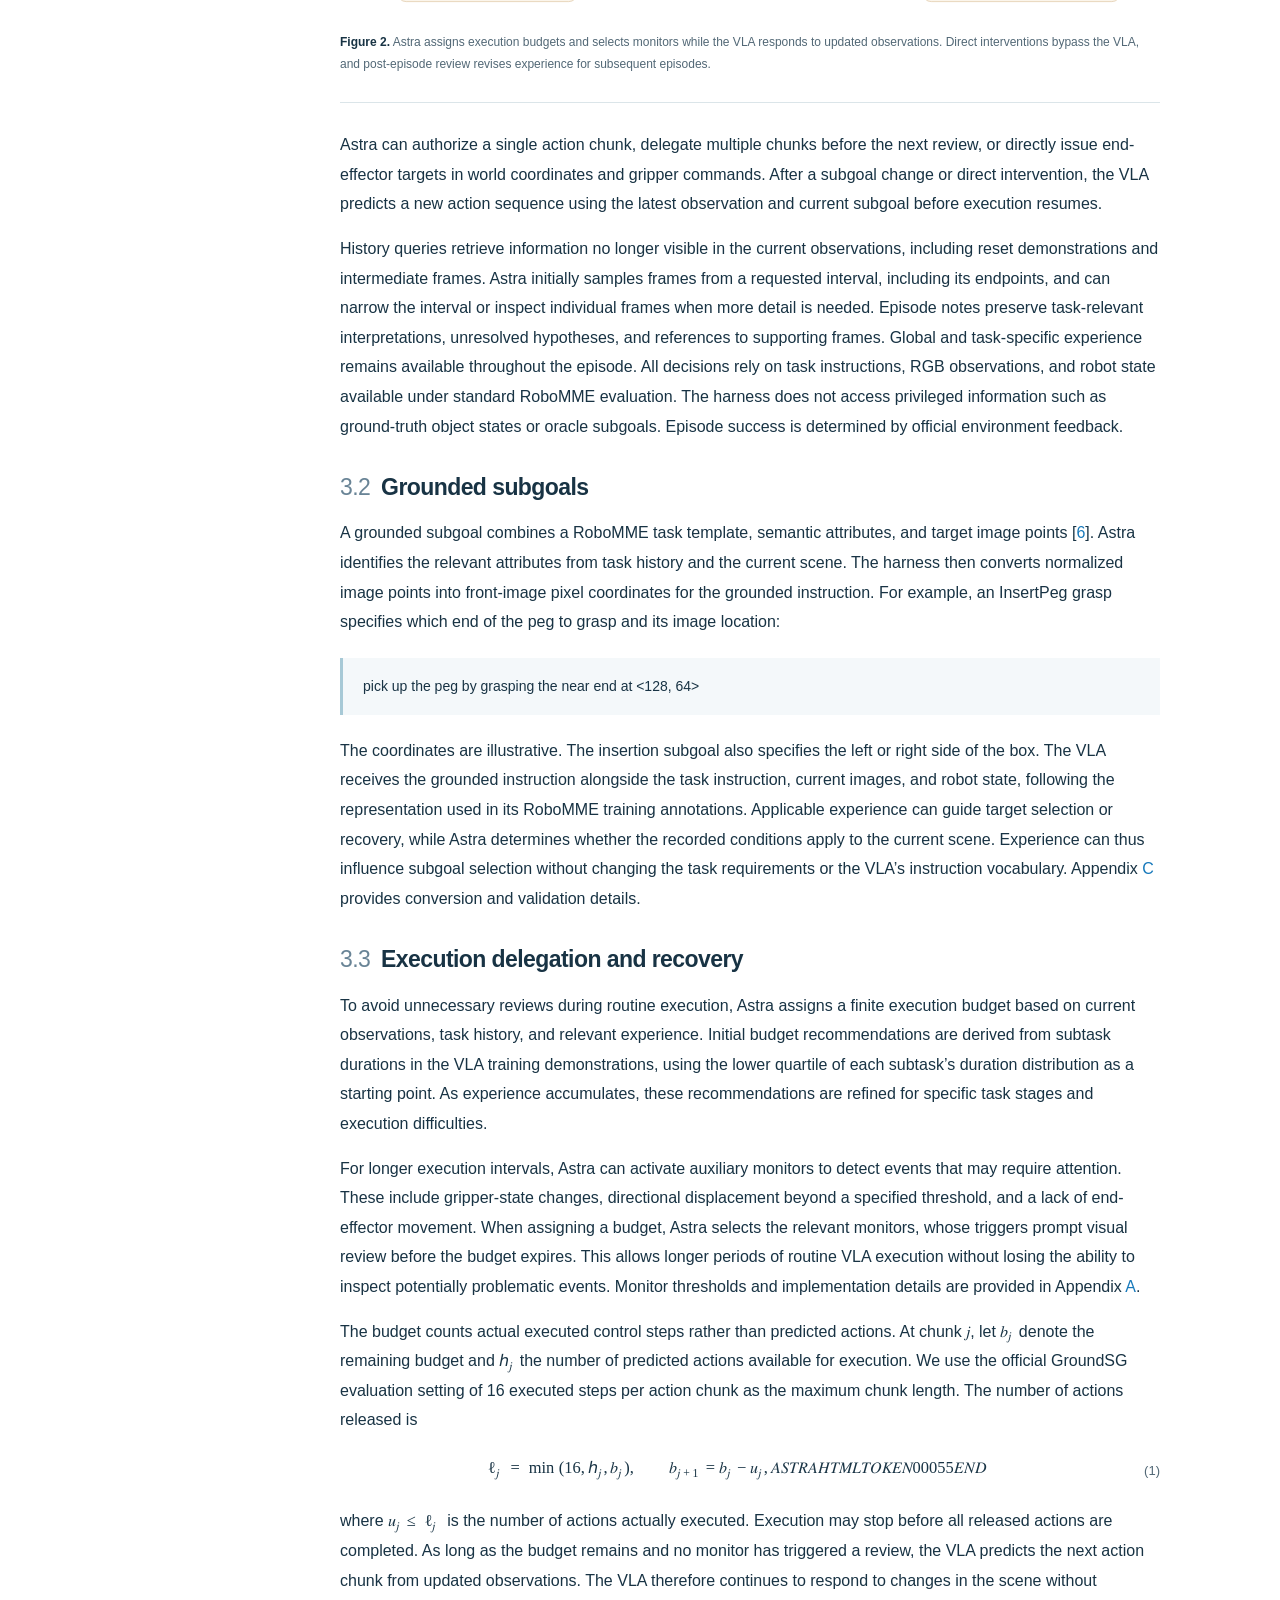
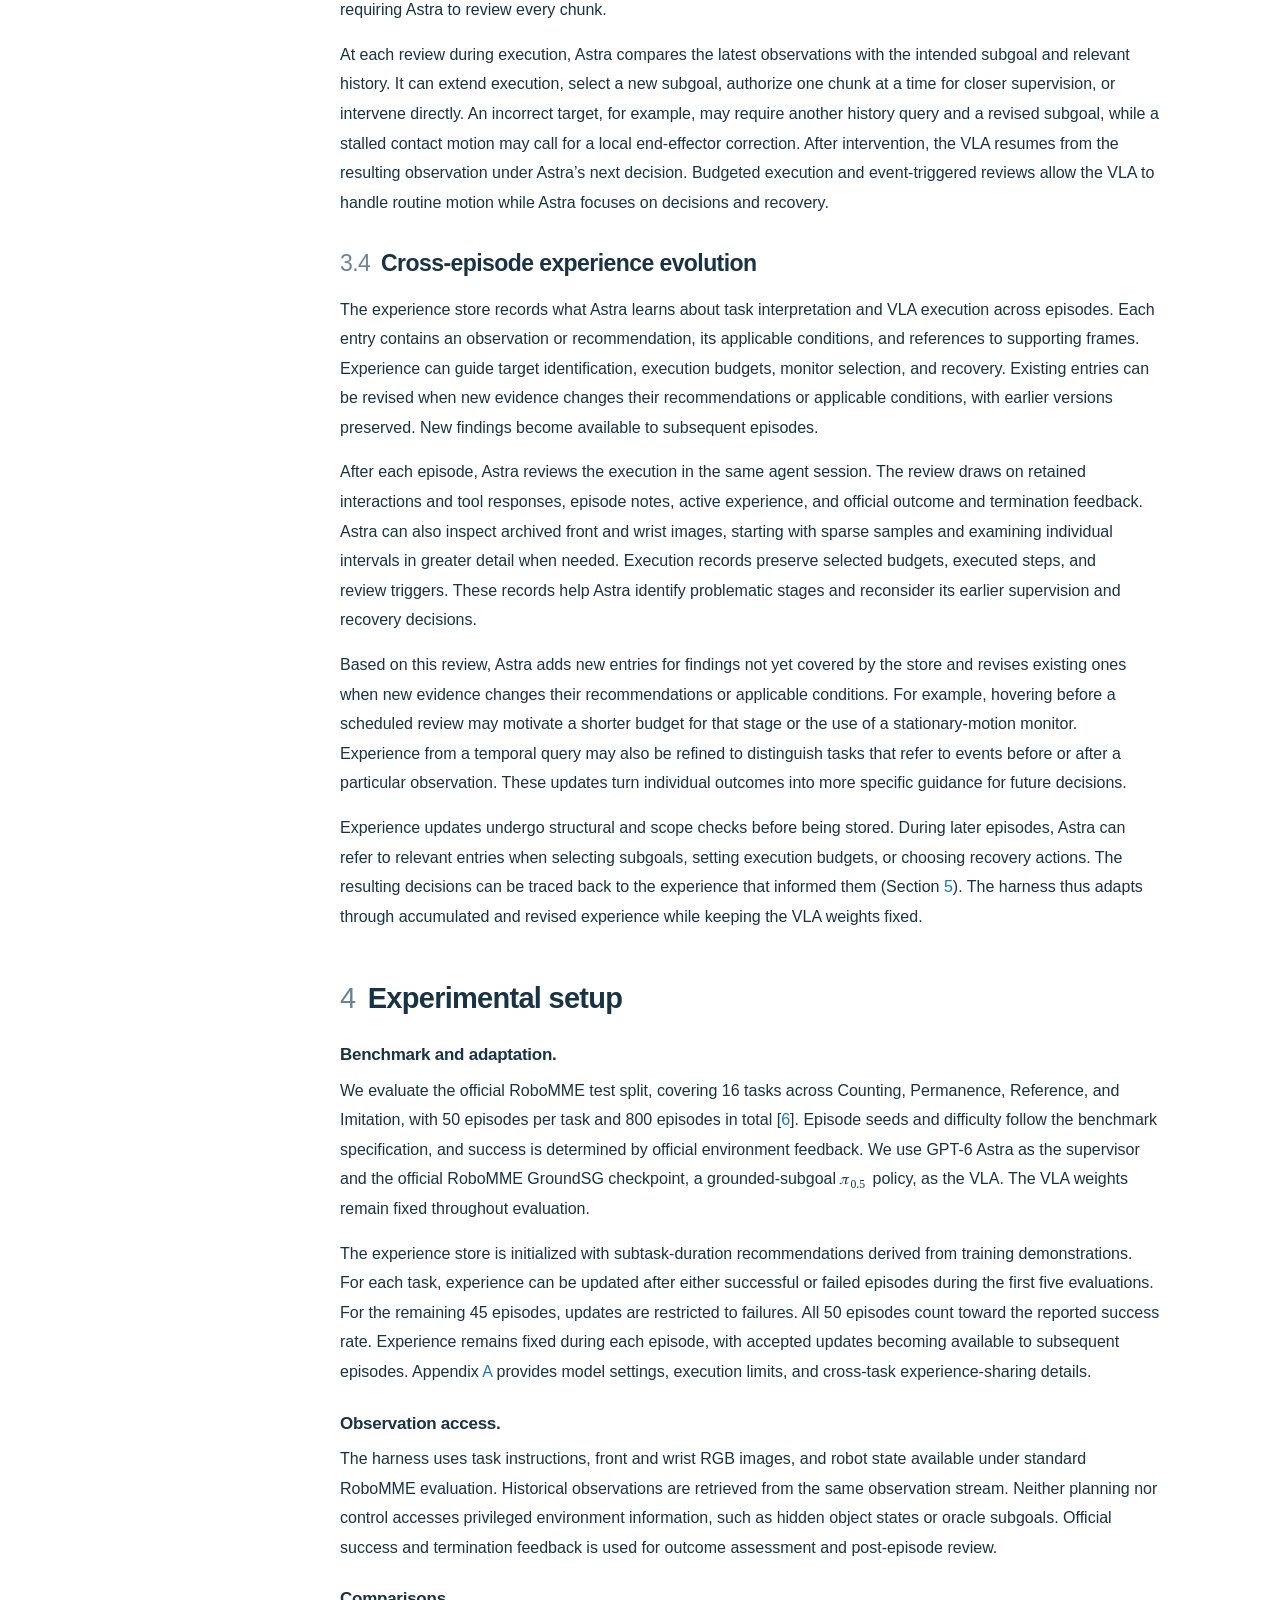
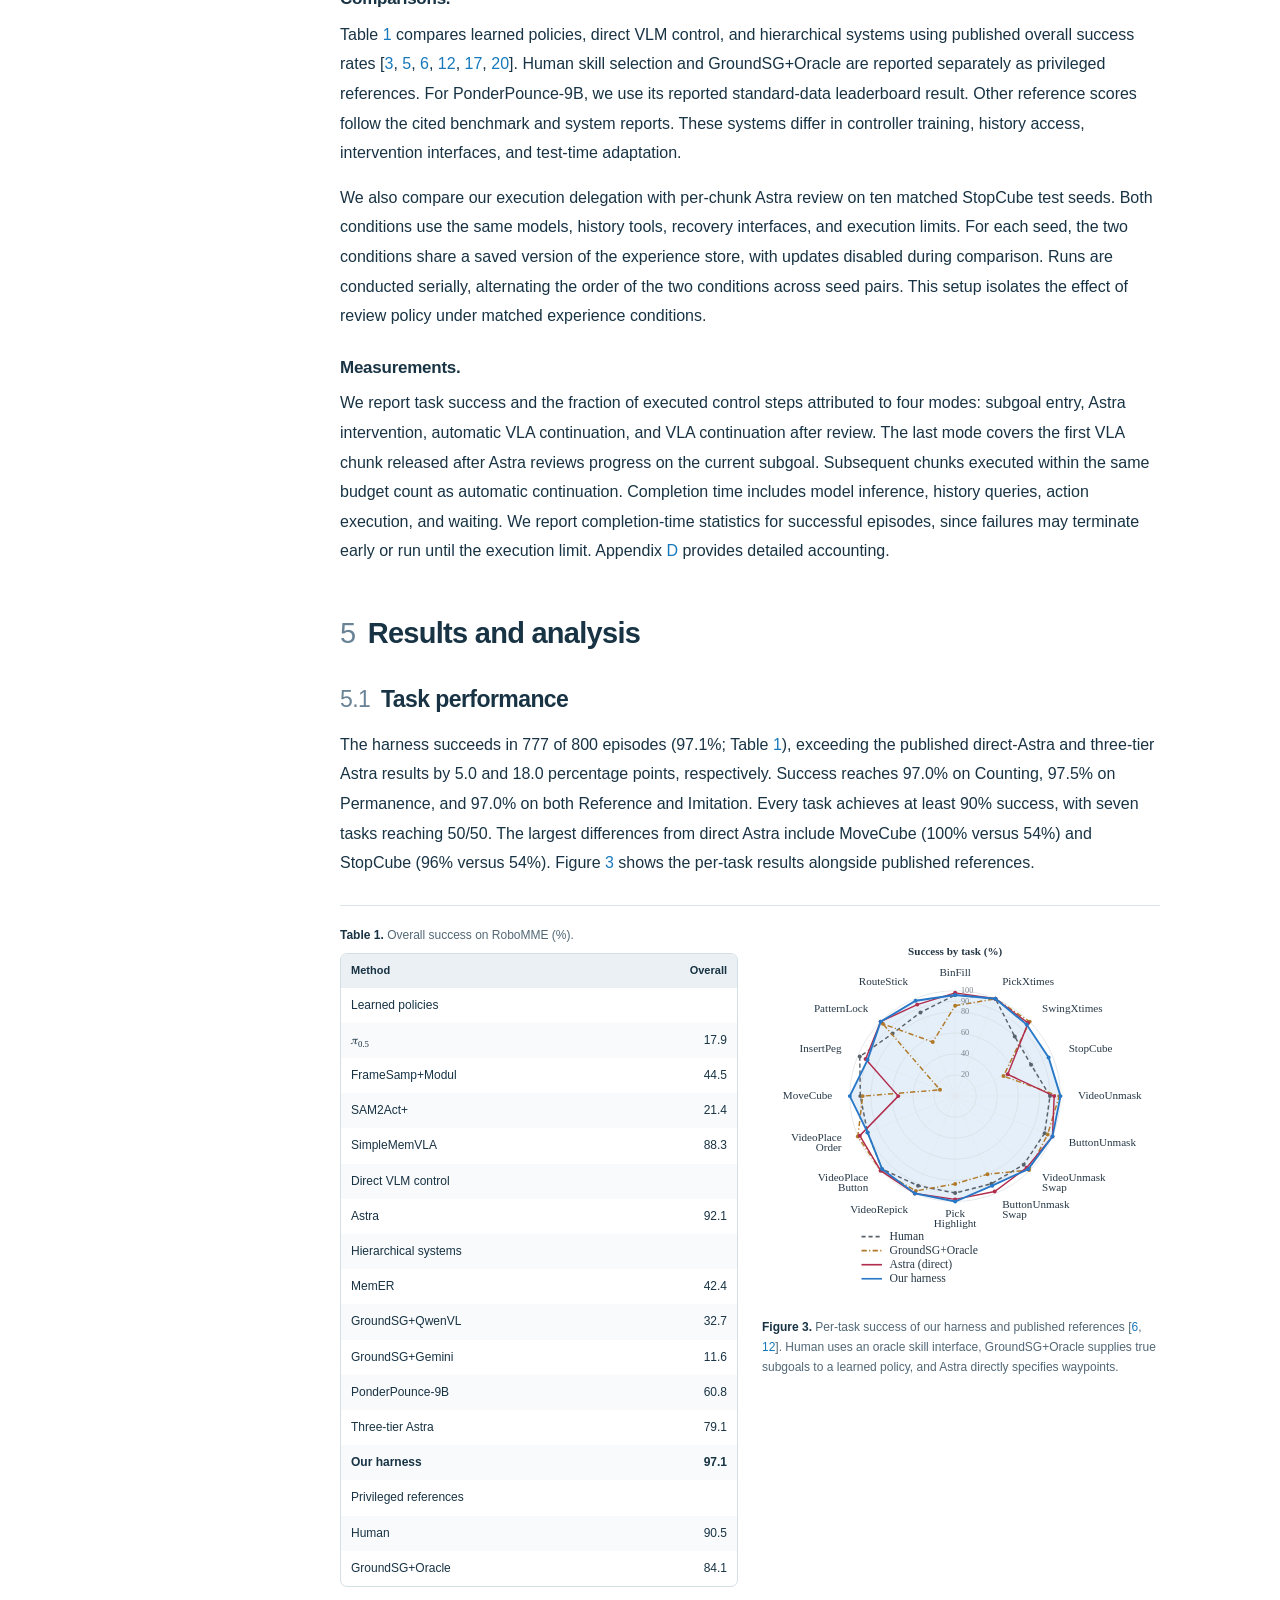
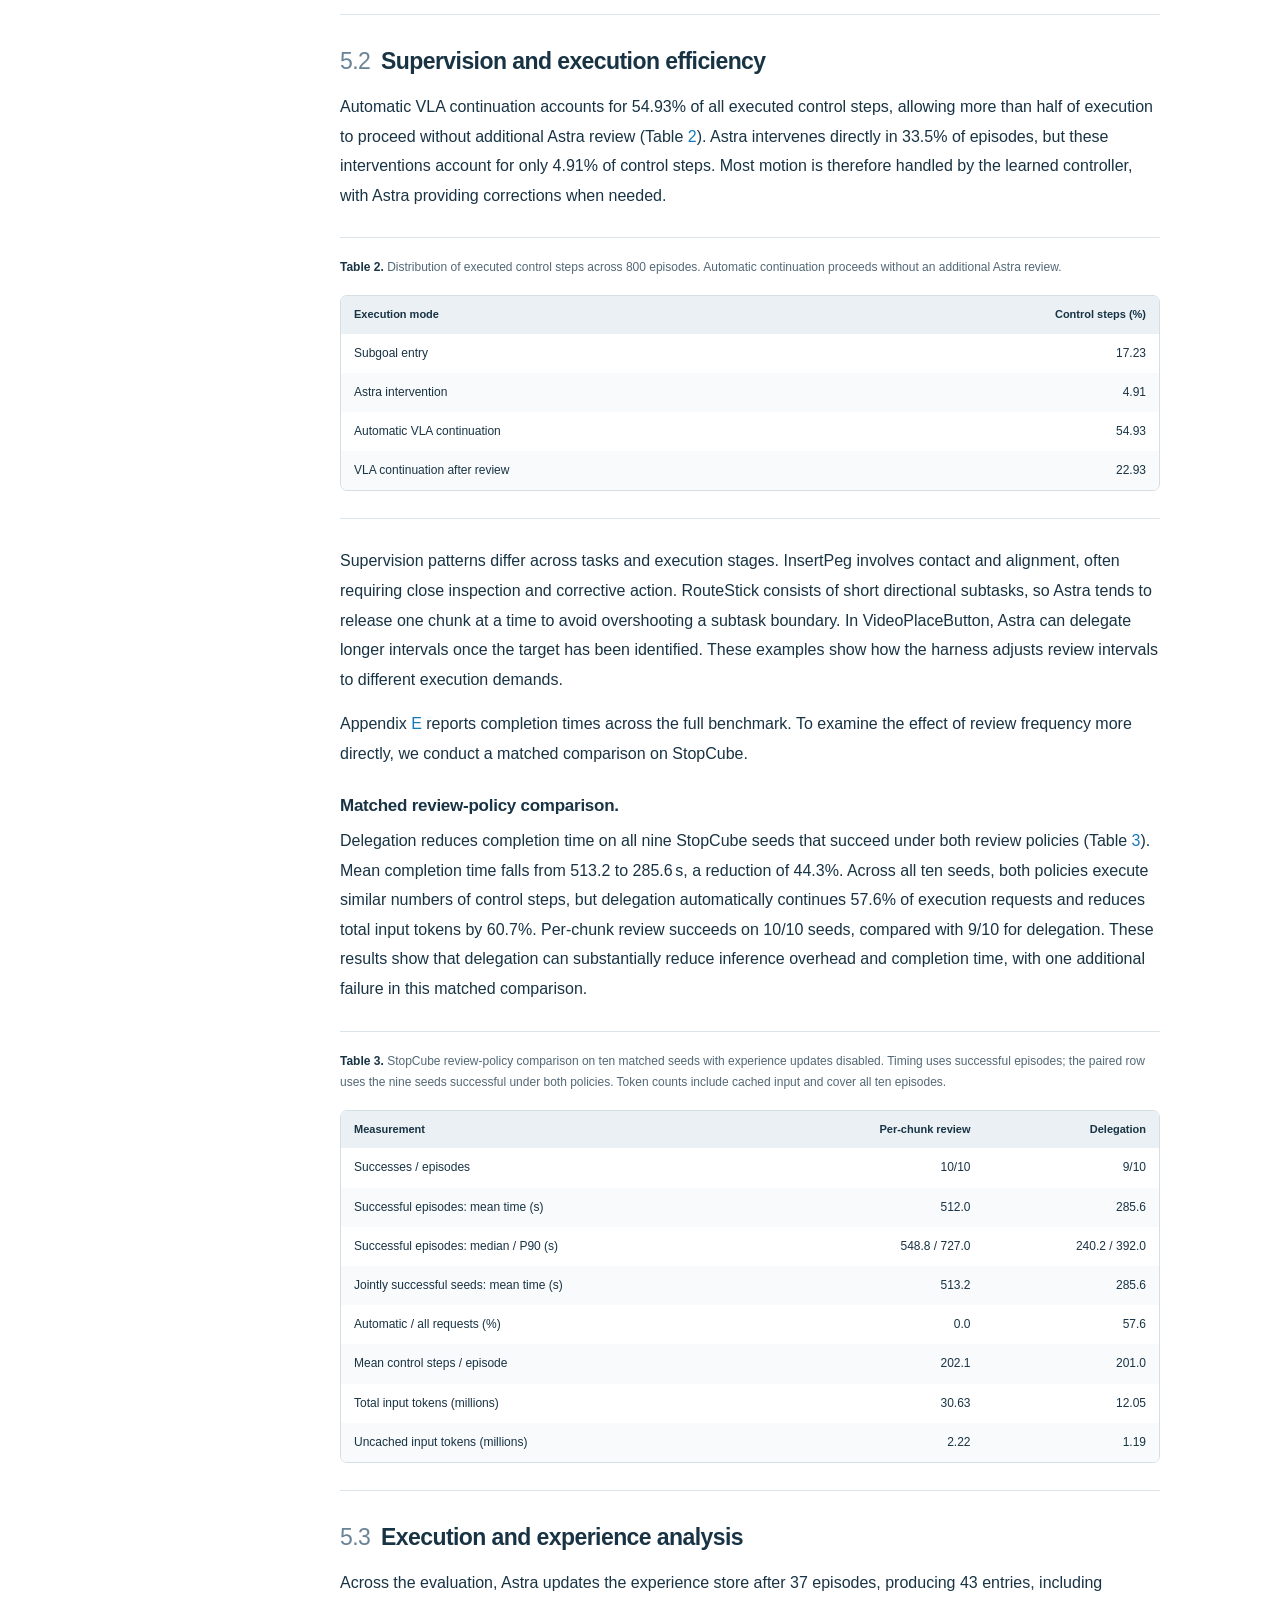
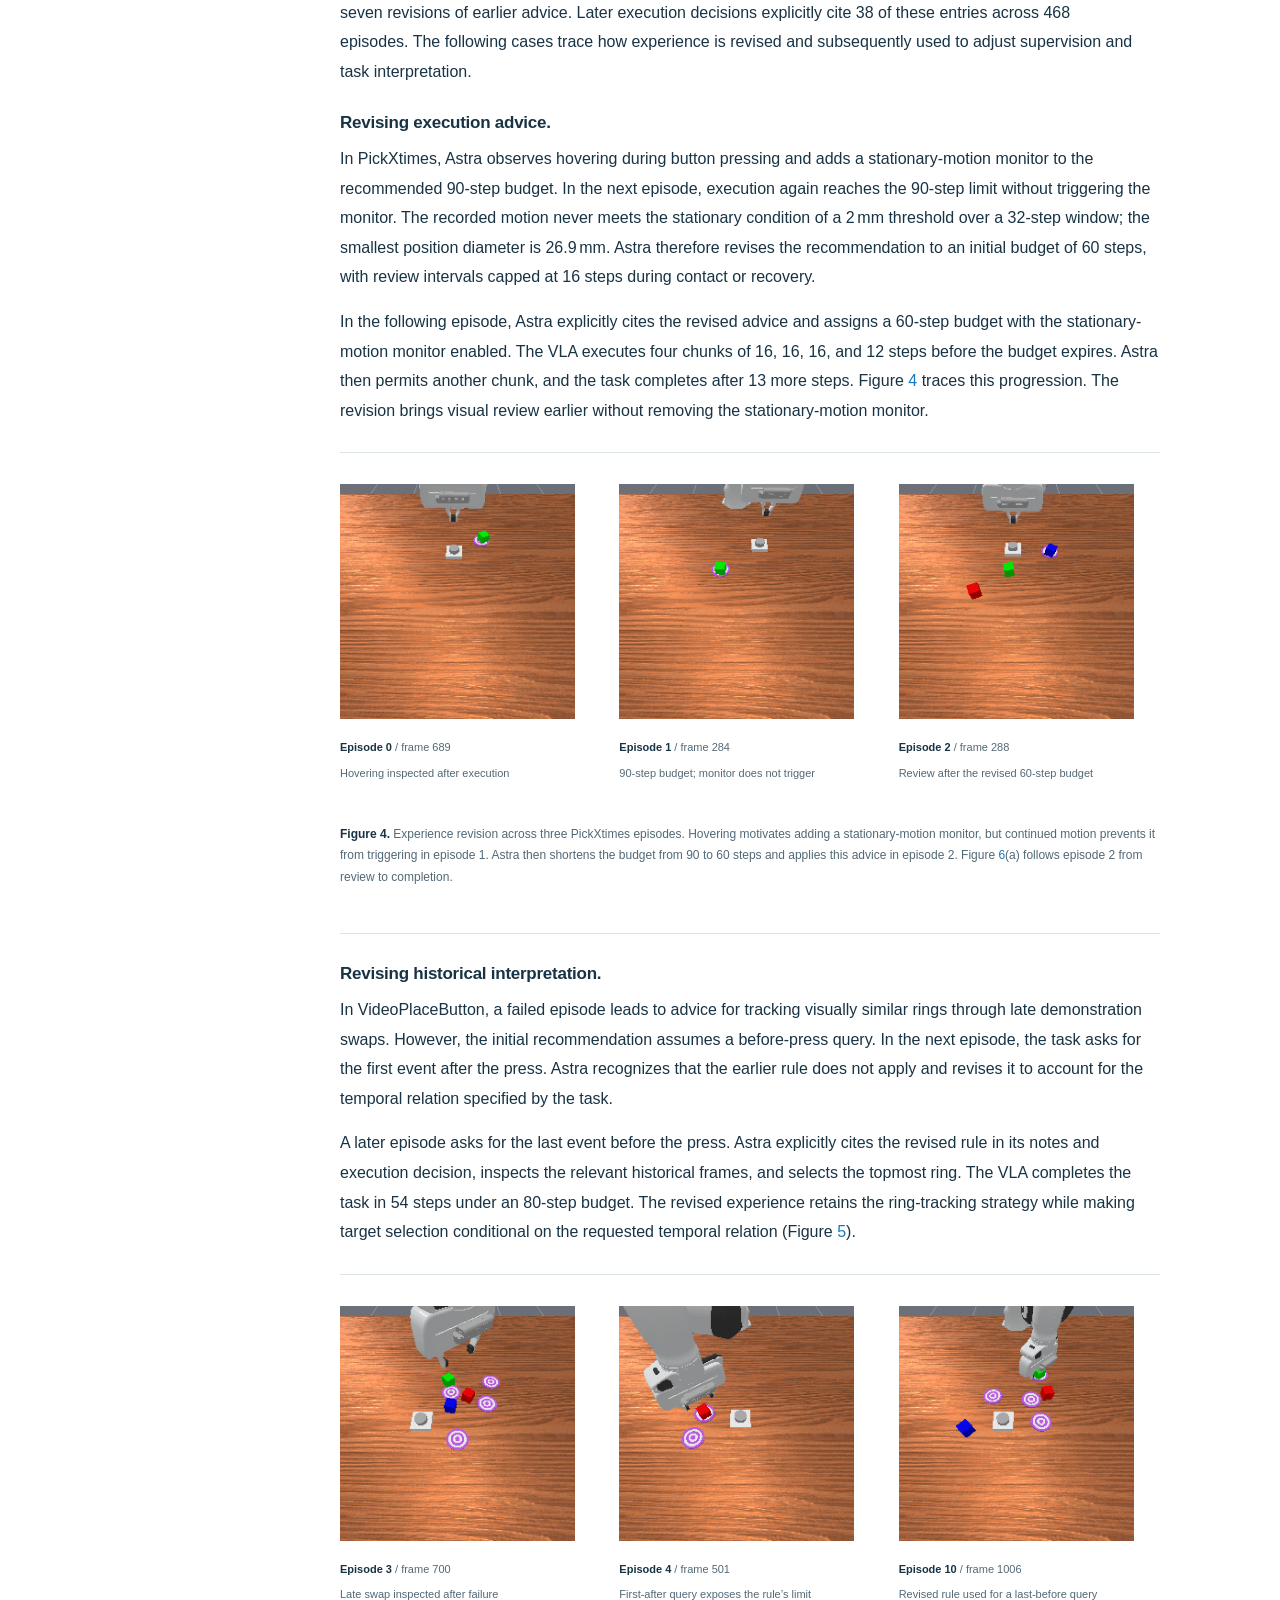
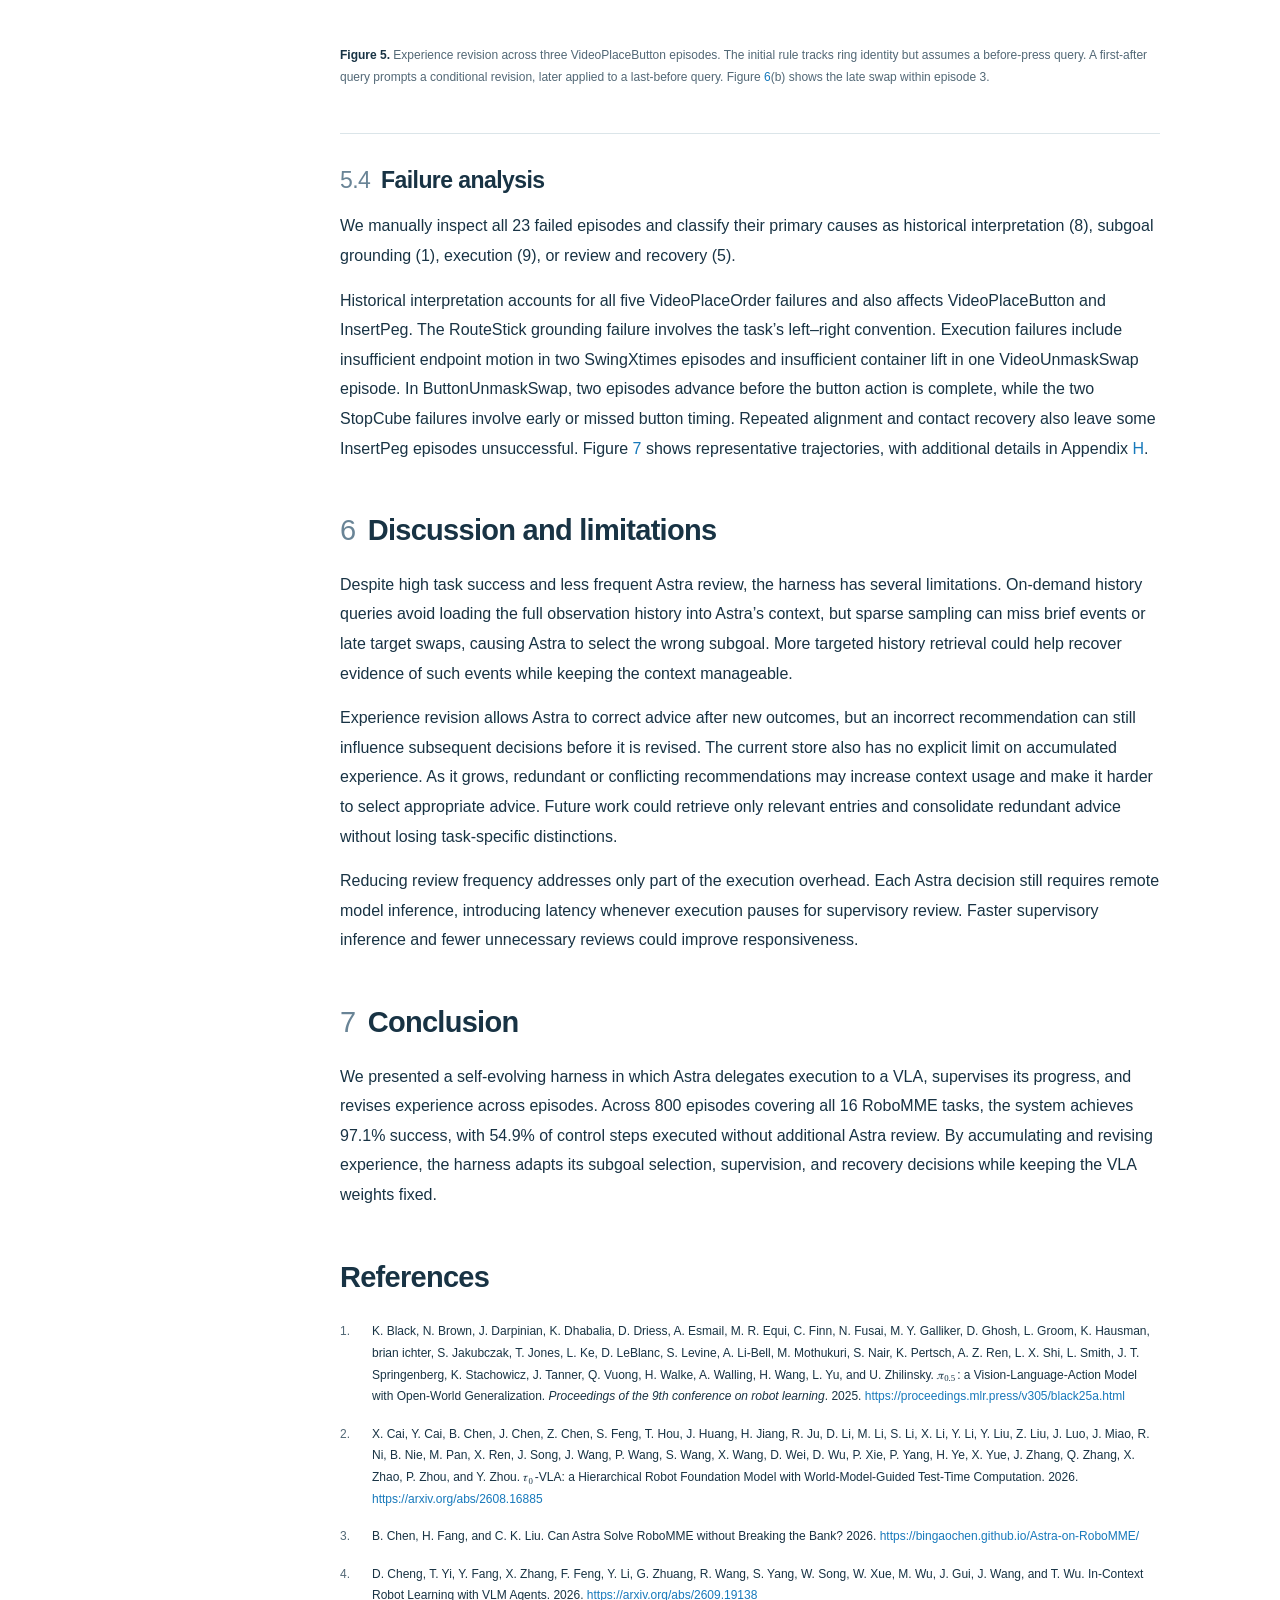
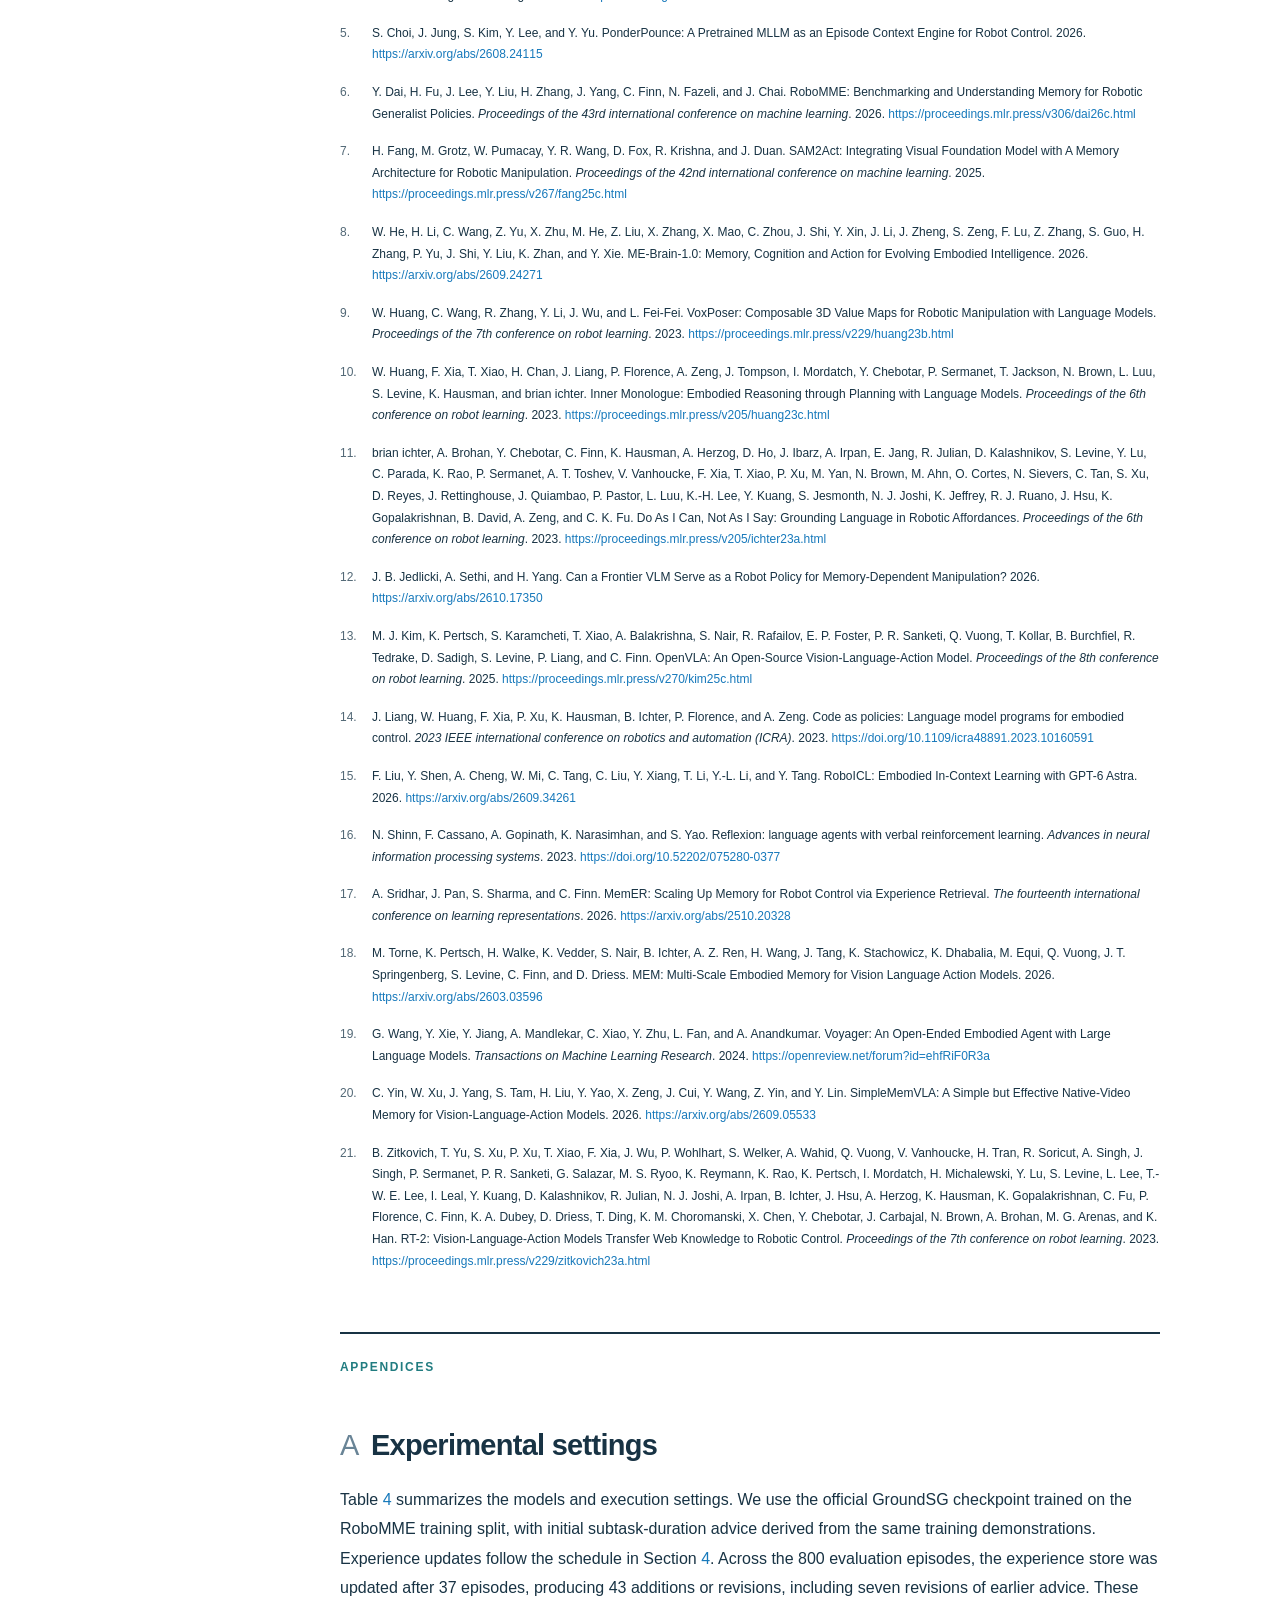
<file: docs/report/index.html>
<!doctype html>
<html lang="en"><head><meta charset="utf-8"><meta name="viewport" content="width=device-width,initial-scale=1"><meta name="description" content="The complete technical report: experience-guided Astra supervision of a fixed VLA on RoboMME."><title>Can Astra Guide a VLA to Solve RoboMME? — Technical Report</title><link rel="icon" href="../assets/favicon.svg"><link rel="stylesheet" href="../assets/site.css"><script src="../assets/site.js" defer></script></head>
<body class="report-page"><a class="skip-link" href="#report-content">Skip to report</a>
<header class="site-header"><a class="wordmark" href="../">Astra<span>–</span>VLA <span class="wordmark-light">Harness</span></a><nav aria-label="Main"><a href="../#mechanism">Method</a><a href="../#demos">Demos</a><a href="../#results">Results</a><a class="nav-current" href="./" aria-current="page">Report</a></nav></header>
<div class="report-layout"><aside class="report-sidebar"><details open><summary>Contents</summary><nav aria-label="Report contents"><a class="toc-level-2" href="#abstract"> Abstract</a><a class="toc-level-2" href="#sec:introduction">1 Introduction</a><a class="toc-level-2" href="#sec:related">2 Related work</a><a class="toc-level-2" href="#sec:harness">3 Harness</a><a class="toc-level-3" href="#system-and-task-context">3.1 System and task context</a><a class="toc-level-3" href="#grounded-subgoals">3.2 Grounded subgoals</a><a class="toc-level-3" href="#execution-delegation-and-recovery">3.3 Execution delegation and recovery</a><a class="toc-level-3" href="#cross-episode-experience-evolution">3.4 Cross-episode experience evolution</a><a class="toc-level-2" href="#sec:setup">4 Experimental setup</a><a class="toc-level-2" href="#sec:results">5 Results and analysis</a><a class="toc-level-3" href="#task-performance">5.1 Task performance</a><a class="toc-level-3" href="#supervision-and-execution-efficiency">5.2 Supervision and execution efficiency</a><a class="toc-level-3" href="#execution-and-experience-analysis">5.3 Execution and experience analysis</a><a class="toc-level-3" href="#failure-analysis">5.4 Failure analysis</a><a class="toc-level-2" href="#discussion-and-limitations">6 Discussion and limitations</a><a class="toc-level-2" href="#conclusion">7 Conclusion</a><a href="#references">References</a><a class="toc-level-2" href="#app:configuration">A Experimental settings</a><a class="toc-level-2" href="#app:task-results">B Per-task performance and execution allocation</a><a class="toc-level-2" href="#app:interfaces">C Interface and experience details</a><a class="toc-level-2" href="#app:measurements">D Measurement definitions</a><a class="toc-level-2" href="#app:completion-time">E Successful-episode execution time</a><a class="toc-level-2" href="#monitor-selection-and-resource-use">F Monitor selection and resource use</a><a class="toc-level-2" href="#app:case-sequences">G Within-episode case sequences</a><a class="toc-level-2" href="#app:failure-analysis">H Failure annotation and reference-frame clarification</a><a class="toc-level-2" href="#app:paired">I Review-policy comparison</a></nav></details><!-- Add the arXiv paper link here when available. --></aside>
<main id="report-content" class="report-content"><header class="report-title"><p class="eyebrow">Technical report</p><h1>Can Astra Guide a VLA to Solve RoboMME?</h1><p class="report-subtitle">A Self-Evolving Harness for Memory-Dependent Manipulation</p><div class="publication-authors"><p>Xingping Chen<sup>1</sup> · Zihao Mo<sup>1</sup> · Yimin Chen<sup>2</sup> · Yu Lu<sup>2</sup> · Zhanghui Kuang<sup>2</sup> · Guanbin Li<sup>1,*</sup></p><p><sup>1</sup> Sun Yat-sen University &nbsp; <sup>2</sup> TengenX &nbsp; <sup>*</sup> Corresponding author</p><div class="affiliation-logos"><img src="../assets/images/sysu-logo.svg" alt="Sun Yat-sen University logo"><img src="../assets/images/tengenx-logo.png" alt="TengenX logo"></div></div>
</header><section class="abstract" id="abstract"><h2>Abstract</h2>
<p>Robot manipulation often requires information from past observations
to guide current actions. We present a self-evolving harness that
combines GPT-6 Astra with the official RoboMME GroundSG
vision-language-action model (VLA) for memory-dependent manipulation.
Astra reasons over task history to determine subgoals and delegates
their execution to the VLA. To balance execution autonomy with
supervision, Astra assigns execution budgets that specify the maximum
number of control steps before the next review, selects robot-state
monitors that can trigger earlier review, and directly intervenes when
corrective control is needed. Starting from subtask-duration priors, the
harness accumulates and revises experience across episodes,
progressively informing supervision decisions without updating the VLA
weights. Across 800 evaluation episodes spanning all 16 RoboMME tasks,
our harness achieves 97.1% success, with 54.9% of control steps executed
without additional Astra review. These results demonstrate that high
task success can coexist with reduced supervision frequency,
highlighting the potential of experience-guided coordination between
high-level reasoning and low-level robot control.</p>
</section>
<div class="publication-panel figure-panel">
<a class="zoom-image" href="../assets/images/teaser-v3.svg" data-zoom aria-label="Enlarge teaser v3"><img src="../assets/images/teaser-v3.svg" loading="lazy" alt="teaser v3"></a>
<div class="caption">
<p><strong>Figure 1.</strong> Experience-guided supervision of a VLA.
(a) Astra interprets task history, delegates execution with a finite
budget and selected monitors, and revises experience for later episodes.
The scene and budget are illustrative; monitor events can prompt earlier
review. (b,c) Success compared with the published RoboMME human
skill-selection and GroundSG+Oracle references; Table <a
href="#tab:performance">1</a> gives broader comparisons. (d) Automatic
continuation accounts for 54.9% of executed control steps across 800
episodes.</p>
</div>
<span class="reference-anchor" id="fig:teaser"></span>
</div>
<h2 id="sec:introduction"><span class="section-number">1</span> Introduction</h2>
<p>In robotic manipulation, deciding what to do next often requires
information from past observations. A robot may need to remember which
container hides a target, count earlier events, or reproduce a
demonstrated action sequence. RoboMME evaluates these capabilities
through 16 tasks grouped into counting, permanence, reference, and
imitation <span class="citation" data-cites="robomme">[<a
href="#ref-robomme" role="doc-biblioref">6</a>]</span>. Solving these
tasks requires both reasoning over relevant history and executing
actions consistent with it.</p>
<p>Recent RoboMME studies use GPT-6 Astra (hereafter Astra), a
vision-language reasoning model, in two distinct roles. Direct control
asks Astra to generate robot motion targets from visual history, placing
both task reasoning and action generation in the model and requiring
repeated inference during execution <span class="citation"
data-cites="astra-direct">[<a href="#ref-astra-direct"
role="doc-biblioref">12</a>]</span>. A three-tier system instead uses
Astra to plan subgoals for a trained vision-language-action model (VLA),
with a separate learned monitor tracking their completion <span
class="citation" data-cites="astra-three-tier">[<a
href="#ref-astra-three-tier" role="doc-biblioref">3</a>]</span>. This
division reduces Astra’s involvement in routine motion but largely
confines its role to planning. We explore how Astra can take a more
active role in supervising VLA execution, particularly when to review
progress and when to intervene.</p>
<p>Reviewing every short action sequence, or action chunk, incurs
repeated inference cost even when the VLA is still executing the same
subgoal. Longer intervals between reviews, however, can delay correction
of a failed grasp or an incorrect motion. The appropriate level of
supervision depends on the task stage, observed progress, and how the
VLA has behaved in similar situations. Experience from earlier episodes
can inform these decisions, provided it is revised when new outcomes
reveal its limitations.</p>
<p>To address this trade-off, we present a self-evolving harness that
uses accumulated execution experience to guide Astra’s supervision of
the official RoboMME GroundSG VLA (Figure <a href="#fig:teaser">1</a>).
Given task history and current observations, Astra selects a subgoal and
assigns a finite execution budget. For longer execution intervals, it
can activate auxiliary monitors, such as gripper-state or
directional-motion checks, to trigger review before the budget expires.
The VLA continues to act on updated observations throughout this
interval. At each review, Astra decides whether to continue execution,
revise the subgoal, or intervene directly. Initialized with
subtask-duration priors derived from the VLA training data, the harness
accumulates and revises experience across episodes to guide subsequent
supervision decisions without changing the VLA weights.</p>
<p>We evaluate the harness on all 16 RoboMME tasks, with 50 episodes per
task. It achieves 97.1% success across 800 episodes, reaches at least
90% on every task, and executes 54.9% of control steps without
additional Astra review. Execution and experience traces show how prior
outcomes lead to revised review intervals and more specific task
interpretations. These results show that experience-guided supervision
can achieve high task success while allowing the VLA to execute
substantial portions of a task without repeated Astra review.</p>
<h2 id="sec:related"><span class="section-number">2</span> Related work</h2>
<h3 id="foundation-models-for-robot-control" class="paragraph-heading">Foundation models for robot control.</h3>
<p>Language and vision-language models have been used to connect task
reasoning with robot execution through affordance-based skill selection,
robot API programs, and spatial objectives for motion planning <span
class="citation" data-cites="saycan code-as-policies voxposer">[<a
href="#ref-voxposer" role="doc-biblioref">9</a>, <a href="#ref-saycan"
role="doc-biblioref">11</a>, <a href="#ref-code-as-policies"
role="doc-biblioref">14</a>]</span>. Vision-language-action models
(VLAs) combine pretrained visual-language representations with robot
demonstrations to learn action prediction <span class="citation"
data-cites="rt2 openvla pi05">[<a href="#ref-pi05"
role="doc-biblioref">1</a>, <a href="#ref-openvla"
role="doc-biblioref">13</a>, <a href="#ref-rt2"
role="doc-biblioref">21</a>]</span>. RoboICL and GPT-Policy explore
in-context robot control with general-purpose VLMs, using demonstrations
and interaction feedback to adapt behavior without updating model
weights at deployment <span class="citation"
data-cites="roboicl gpt-policy">[<a href="#ref-gpt-policy"
role="doc-biblioref">4</a>, <a href="#ref-roboicl"
role="doc-biblioref">15</a>]</span>. On RoboMME, direct Astra control
generates Cartesian waypoints using sampled episode history <span
class="citation" data-cites="astra-direct">[<a href="#ref-astra-direct"
role="doc-biblioref">12</a>]</span>. Our harness instead relies on a
trained VLA for routine motion, with Astra providing task reasoning,
supervision, and direct intervention when needed.</p>
<h3 id="hierarchical-execution-and-feedback" class="paragraph-heading">Hierarchical execution and feedback.</h3>
<p>Inner Monologue incorporates environmental feedback into
language-based planning <span class="citation"
data-cites="inner-monologue">[<a href="#ref-inner-monologue"
role="doc-biblioref">10</a>]</span>. PonderPounce maintains episode
context in a multimodal language model and asynchronously passes
cognition tokens to a fast VLA, allowing high-level reasoning to inform
low-level control <span class="citation" data-cites="ponderpounce">[<a
href="#ref-ponderpounce" role="doc-biblioref">5</a>]</span>.
<math display="inline" xmlns="http://www.w3.org/1998/Math/MathML"><semantics><msub><mi>τ</mi><mn>0</mn></msub><annotation encoding="application/x-tex">\tau_0</annotation></semantics></math>-VLA
uses execution memory and world-model-guided search to select subtasks
for a low-level policy <span class="citation" data-cites="tau0-vla">[<a
href="#ref-tau0-vla" role="doc-biblioref">2</a>]</span>. More closely
related to our setting is the three-tier Astra system, which separates
planning, monitoring, and execution. Astra generates subgoals, a
fine-tuned Qwen3-VL-4B monitor detects their completion, and a
fine-tuned
<math display="inline" xmlns="http://www.w3.org/1998/Math/MathML"><semantics><msub><mi>π</mi><mn>0.5</mn></msub><annotation encoding="application/x-tex">\pi_{0.5}</annotation></semantics></math> executes
them <span class="citation" data-cites="astra-three-tier">[<a
href="#ref-astra-three-tier" role="doc-biblioref">3</a>]</span>. Our
harness extends Astra’s role beyond subgoal planning to execution
supervision and recovery. Astra assigns execution budgets, selects
auxiliary monitors for earlier inspection, and directly intervenes when
corrective control is needed.</p>
<h3 id="task-memory-and-experience-reuse" class="paragraph-heading">Task memory and experience reuse.</h3>
<p>RoboMME evaluates manipulation tasks that require reasoning over past
observations <span class="citation" data-cites="robomme">[<a
href="#ref-robomme" role="doc-biblioref">6</a>]</span>. Existing
approaches maintain task history in different forms, including
SAM2Act+’s visual memory bank, MEM’s short-horizon video and
long-horizon text, SimpleMemVLA’s sampled video context, and MemER’s
retrieval of relevant historical keyframes <span class="citation"
data-cites="sam2act mem simplememvla memer">[<a href="#ref-sam2act"
role="doc-biblioref">7</a>, <a href="#ref-memer"
role="doc-biblioref">17</a>, <a href="#ref-mem"
role="doc-biblioref">18</a>, <a href="#ref-simplememvla"
role="doc-biblioref">20</a>]</span>. These approaches provide historical
context for decisions within an episode. Our harness likewise retrieves
archived observations and maintains episode notes, but also accumulates
experience that informs decisions across episodes.</p>
<p>Experience reuse beyond a single episode has been explored in
Reflexion, which uses textual feedback to improve later attempts, and
Voyager, which builds a library of reusable skills through interaction
<span class="citation" data-cites="reflexion voyager">[<a
href="#ref-reflexion" role="doc-biblioref">16</a>, <a
href="#ref-voyager" role="doc-biblioref">19</a>]</span>. ME-Brain-1.0
extends this direction to embodied intelligence by consolidating
interaction trajectories into reusable experience and skills without
retraining the underlying models <span class="citation"
data-cites="mebrain">[<a href="#ref-mebrain"
role="doc-biblioref">8</a>]</span>. Our harness focuses on using such
experience to supervise an existing VLA. Astra maintains revisable
recommendations for subgoal selection, execution budgets, monitor
selection, and recovery, together with their applicable conditions and
supporting evidence. Astra can revise these recommendations based on
episode outcomes and reuse them in later decisions.</p>
<h2 id="sec:harness"><span class="section-number">3</span> Harness</h2>
<h3 id="system-and-task-context"><span class="section-number">3.1</span> System and task context</h3>
<p>The harness combines Astra’s task reasoning and supervision with VLA
execution and direct intervention (Figure <a
href="#fig:architecture">2</a>). The system uses the official RoboMME
GroundSG checkpoint for low-level control, while Astra selects subgoals,
supervises execution, and intervenes directly when needed.</p>
<p>Before each Astra review, the VLA predicts an action sequence from
the current observations and subgoal. The harness uses forward
kinematics to estimate the corresponding end-effector motion, making the
predicted actions easier for Astra to interpret. Astra then receives the
task instruction, current front and wrist RGB images, robot state, and a
summary of the VLA’s predicted motion. It can also query archived
observations and consult episode notes and relevant experience before
making its next decision.</p>
<div class="publication-panel figure-panel">
<a class="zoom-image" href="../assets/images/architecture.svg" data-zoom aria-label="Enlarge architecture"><img src="../assets/images/architecture.svg" loading="lazy" alt="architecture"></a>
<div class="caption">
<p><strong>Figure 2.</strong> Astra assigns execution budgets and
selects monitors while the VLA responds to updated observations. Direct
interventions bypass the VLA, and post-episode review revises experience
for subsequent episodes.</p>
</div>
<span class="reference-anchor" id="fig:architecture"></span>
</div>
<p>Astra can authorize a single action chunk, delegate multiple chunks
before the next review, or directly issue end-effector targets in world
coordinates and gripper commands. After a subgoal change or direct
intervention, the VLA predicts a new action sequence using the latest
observation and current subgoal before execution resumes.</p>
<p>History queries retrieve information no longer visible in the current
observations, including reset demonstrations and intermediate frames.
Astra initially samples frames from a requested interval, including its
endpoints, and can narrow the interval or inspect individual frames when
more detail is needed. Episode notes preserve task-relevant
interpretations, unresolved hypotheses, and references to supporting
frames. Global and task-specific experience remains available throughout
the episode. All decisions rely on task instructions, RGB observations,
and robot state available under standard RoboMME evaluation. The harness
does not access privileged information such as ground-truth object
states or oracle subgoals. Episode success is determined by official
environment feedback.</p>
<h3 id="grounded-subgoals"><span class="section-number">3.2</span> Grounded subgoals</h3>
<p>A grounded subgoal combines a RoboMME task template, semantic
attributes, and target image points <span class="citation"
data-cites="robomme">[<a href="#ref-robomme"
role="doc-biblioref">6</a>]</span>. Astra identifies the relevant
attributes from task history and the current scene. The harness then
converts normalized image points into front-image pixel coordinates for
the grounded instruction. For example, an InsertPeg grasp specifies
which end of the peg to grasp and its image location:</p>
<blockquote>
<p>pick up the peg by grasping the near end at &lt;128, 64&gt;</p>
</blockquote>
<p>The coordinates are illustrative. The insertion subgoal also
specifies the left or right side of the box. The VLA receives the
grounded instruction alongside the task instruction, current images, and
robot state, following the representation used in its RoboMME training
annotations. Applicable experience can guide target selection or
recovery, while Astra determines whether the recorded conditions apply
to the current scene. Experience can thus influence subgoal selection
without changing the task requirements or the VLA’s instruction
vocabulary. Appendix <a href="#app:interfaces">C</a> provides conversion
and validation details.</p>
<h3 id="execution-delegation-and-recovery"><span class="section-number">3.3</span> Execution delegation and recovery</h3>
<p>To avoid unnecessary reviews during routine execution, Astra assigns
a finite execution budget based on current observations, task history,
and relevant experience. Initial budget recommendations are derived from
subtask durations in the VLA training demonstrations, using the lower
quartile of each subtask’s duration distribution as a starting point. As
experience accumulates, these recommendations are refined for specific
task stages and execution difficulties.</p>
<p>For longer execution intervals, Astra can activate auxiliary monitors
to detect events that may require attention. These include gripper-state
changes, directional displacement beyond a specified threshold, and a
lack of end-effector movement. When assigning a budget, Astra selects
the relevant monitors, whose triggers prompt visual review before the
budget expires. This allows longer periods of routine VLA execution
without losing the ability to inspect potentially problematic events.
Monitor thresholds and implementation details are provided in
Appendix <a href="#app:configuration">A</a>.</p>
<p>The budget counts actual executed control steps rather than predicted
actions. At chunk
<math display="inline" xmlns="http://www.w3.org/1998/Math/MathML"><semantics><mi>j</mi><annotation encoding="application/x-tex">j</annotation></semantics></math>,
let
<math display="inline" xmlns="http://www.w3.org/1998/Math/MathML"><semantics><msub><mi>b</mi><mi>j</mi></msub><annotation encoding="application/x-tex">b_j</annotation></semantics></math>
denote the remaining budget and
<math display="inline" xmlns="http://www.w3.org/1998/Math/MathML"><semantics><msub><mi>h</mi><mi>j</mi></msub><annotation encoding="application/x-tex">h_j</annotation></semantics></math>
the number of predicted actions available for execution. We use the
official GroundSG evaluation setting of 16 executed steps per action
chunk as the maximum chunk length. The number of actions released is</p>
<div class="equation">
<p><math display="block" xmlns="http://www.w3.org/1998/Math/MathML"><semantics><mrow><msub><mo>ℓ</mo><mi>j</mi></msub><mo>=</mo><mo>min</mo><mrow><mo stretchy="true" form="prefix">(</mo><mn>16</mn><mo>,</mo><msub><mi>h</mi><mi>j</mi></msub><mo>,</mo><msub><mi>b</mi><mi>j</mi></msub><mo stretchy="true" form="postfix">)</mo></mrow><mo>,</mo><mspace width="2.0em"></mspace><msub><mi>b</mi><mrow><mi>j</mi><mo>+</mo><mn>1</mn></mrow></msub><mo>=</mo><msub><mi>b</mi><mi>j</mi></msub><mo>−</mo><msub><mi>u</mi><mi>j</mi></msub><mo>,</mo><mi>A</mi><mi>S</mi><mi>T</mi><mi>R</mi><mi>A</mi><mi>H</mi><mi>T</mi><mi>M</mi><mi>L</mi><mi>T</mi><mi>O</mi><mi>K</mi><mi>E</mi><mi>N</mi><mn>00055</mn><mi>E</mi><mi>N</mi><mi>D</mi></mrow><annotation encoding="application/x-tex">\ell_j=\min(16,h_j,b_j),\qquad b_{j+1}=b_j-u_j,


<span class="reference-anchor" id="eq:budget"></span></annotation></semantics></math></p>
<span class="equation-number">(1)</span></div>
<p>where
<math display="inline" xmlns="http://www.w3.org/1998/Math/MathML"><semantics><mrow><msub><mi>u</mi><mi>j</mi></msub><mo>≤</mo><msub><mo>ℓ</mo><mi>j</mi></msub></mrow><annotation encoding="application/x-tex">u_j\leq\ell_j</annotation></semantics></math>
is the number of actions actually executed. Execution may stop before
all released actions are completed. As long as the budget remains and no
monitor has triggered a review, the VLA predicts the next action chunk
from updated observations. The VLA therefore continues to respond to
changes in the scene without requiring Astra to review every chunk.</p>
<p>At each review during execution, Astra compares the latest
observations with the intended subgoal and relevant history. It can
extend execution, select a new subgoal, authorize one chunk at a time
for closer supervision, or intervene directly. An incorrect target, for
example, may require another history query and a revised subgoal, while
a stalled contact motion may call for a local end-effector correction.
After intervention, the VLA resumes from the resulting observation under
Astra’s next decision. Budgeted execution and event-triggered reviews
allow the VLA to handle routine motion while Astra focuses on decisions
and recovery.</p>
<h3 id="cross-episode-experience-evolution"><span class="section-number">3.4</span> Cross-episode experience evolution</h3>
<p>The experience store records what Astra learns about task
interpretation and VLA execution across episodes. Each entry contains an
observation or recommendation, its applicable conditions, and references
to supporting frames. Experience can guide target identification,
execution budgets, monitor selection, and recovery. Existing entries can
be revised when new evidence changes their recommendations or applicable
conditions, with earlier versions preserved. New findings become
available to subsequent episodes.</p>
<p>After each episode, Astra reviews the execution in the same agent
session. The review draws on retained interactions and tool responses,
episode notes, active experience, and official outcome and termination
feedback. Astra can also inspect archived front and wrist images,
starting with sparse samples and examining individual intervals in
greater detail when needed. Execution records preserve selected budgets,
executed steps, and review triggers. These records help Astra identify
problematic stages and reconsider its earlier supervision and recovery
decisions.</p>
<p>Based on this review, Astra adds new entries for findings not yet
covered by the store and revises existing ones when new evidence changes
their recommendations or applicable conditions. For example, hovering
before a scheduled review may motivate a shorter budget for that stage
or the use of a stationary-motion monitor. Experience from a temporal
query may also be refined to distinguish tasks that refer to events
before or after a particular observation. These updates turn individual
outcomes into more specific guidance for future decisions.</p>
<p>Experience updates undergo structural and scope checks before being
stored. During later episodes, Astra can refer to relevant entries when
selecting subgoals, setting execution budgets, or choosing recovery
actions. The resulting decisions can be traced back to the experience
that informed them (Section <a href="#sec:results">5</a>). The harness
thus adapts through accumulated and revised experience while keeping the
VLA weights fixed.</p>
<h2 id="sec:setup"><span class="section-number">4</span> Experimental setup</h2>
<h3 id="benchmark-and-adaptation" class="paragraph-heading">Benchmark and adaptation.</h3>
<p>We evaluate the official RoboMME test split, covering 16 tasks across
Counting, Permanence, Reference, and Imitation, with 50 episodes per
task and 800 episodes in total <span class="citation"
data-cites="robomme">[<a href="#ref-robomme"
role="doc-biblioref">6</a>]</span>. Episode seeds and difficulty follow
the benchmark specification, and success is determined by official
environment feedback. We use GPT-6 Astra as the supervisor and the
official RoboMME GroundSG checkpoint, a grounded-subgoal
<math display="inline" xmlns="http://www.w3.org/1998/Math/MathML"><semantics><msub><mi>π</mi><mn>0.5</mn></msub><annotation encoding="application/x-tex">\pi_{0.5}</annotation></semantics></math> policy,
as the VLA. The VLA weights remain fixed throughout evaluation.</p>
<p>The experience store is initialized with subtask-duration
recommendations derived from training demonstrations. For each task,
experience can be updated after either successful or failed episodes
during the first five evaluations. For the remaining 45 episodes,
updates are restricted to failures. All 50 episodes count toward the
reported success rate. Experience remains fixed during each episode,
with accepted updates becoming available to subsequent episodes.
Appendix <a href="#app:configuration">A</a> provides model settings,
execution limits, and cross-task experience-sharing details.</p>
<h3 id="observation-access" class="paragraph-heading">Observation access.</h3>
<p>The harness uses task instructions, front and wrist RGB images, and
robot state available under standard RoboMME evaluation. Historical
observations are retrieved from the same observation stream. Neither
planning nor control accesses privileged environment information, such
as hidden object states or oracle subgoals. Official success and
termination feedback is used for outcome assessment and post-episode
review.</p>
<h3 id="comparisons" class="paragraph-heading">Comparisons.</h3>
<p>Table <a href="#tab:performance">1</a> compares learned policies,
direct VLM control, and hierarchical systems using published overall
success rates <span class="citation"
data-cites="robomme memer simplememvla astra-direct ponderpounce astra-three-tier">[<a
href="#ref-astra-three-tier" role="doc-biblioref">3</a>, <a
href="#ref-ponderpounce" role="doc-biblioref">5</a>, <a
href="#ref-robomme" role="doc-biblioref">6</a>, <a
href="#ref-astra-direct" role="doc-biblioref">12</a>, <a
href="#ref-memer" role="doc-biblioref">17</a>, <a
href="#ref-simplememvla" role="doc-biblioref">20</a>]</span>. Human
skill selection and GroundSG+Oracle are reported separately as
privileged references. For PonderPounce-9B, we use its reported
standard-data leaderboard result. Other reference scores follow the
cited benchmark and system reports. These systems differ in controller
training, history access, intervention interfaces, and test-time
adaptation.</p>
<p>We also compare our execution delegation with per-chunk Astra review
on ten matched StopCube test seeds. Both conditions use the same models,
history tools, recovery interfaces, and execution limits. For each seed,
the two conditions share a saved version of the experience store, with
updates disabled during comparison. Runs are conducted serially,
alternating the order of the two conditions across seed pairs. This
setup isolates the effect of review policy under matched experience
conditions.</p>
<h3 id="measurements" class="paragraph-heading">Measurements.</h3>
<p>We report task success and the fraction of executed control steps
attributed to four modes: subgoal entry, Astra intervention, automatic
VLA continuation, and VLA continuation after review. The last mode
covers the first VLA chunk released after Astra reviews progress on the
current subgoal. Subsequent chunks executed within the same budget count
as automatic continuation. Completion time includes model inference,
history queries, action execution, and waiting. We report
completion-time statistics for successful episodes, since failures may
terminate early or run until the execution limit. Appendix <a
href="#app:measurements">D</a> provides detailed accounting.</p>
<h2 id="sec:results"><span class="section-number">5</span> Results and analysis</h2>
<h3 id="task-performance"><span class="section-number">5.1</span> Task performance</h3>
<p>The harness succeeds in 777 of 800 episodes (97.1%; Table <a
href="#tab:performance">1</a>), exceeding the published direct-Astra and
three-tier Astra results by 5.0 and 18.0 percentage points,
respectively. Success reaches 97.0% on Counting, 97.5% on Permanence,
and 97.0% on both Reference and Imitation. Every task achieves at least
90% success, with seven tasks reaching 50/50. The largest differences
from direct Astra include MoveCube (100% versus 54%) and StopCube (96%
versus 54%). Figure <a href="#fig:task-comparison">3</a> shows the
per-task results alongside published references.</p>
<div class="publication-panel figure-panel">
<div class="mini-panel">
<div class="caption">
<p><strong>Table 1.</strong> Overall success on RoboMME (%).</p>
</div>
<span class="reference-anchor" id="tab:performance"></span>
<div class="table-scroll" tabindex="0" role="region" aria-label="Scrollable report table">
<table>
<thead>
<tr class="header">
<th style="text-align: left;"><strong>Method</strong></th>
<th style="text-align: right;"><strong>Overall</strong></th>
</tr>
</thead>
<tbody>
<tr class="odd">
<td colspan="2" style="text-align: left;">Learned policies</td>
</tr>
<tr class="even">
<td
style="text-align: left;"><math display="inline" xmlns="http://www.w3.org/1998/Math/MathML"><semantics><msub><mi>π</mi><mn>0.5</mn></msub><annotation encoding="application/x-tex">\pi_{0.5}</annotation></semantics></math></td>
<td style="text-align: right;">17.9</td>
</tr>
<tr class="odd">
<td style="text-align: left;">FrameSamp+Modul</td>
<td style="text-align: right;">44.5</td>
</tr>
<tr class="even">
<td style="text-align: left;">SAM2Act+</td>
<td style="text-align: right;">21.4</td>
</tr>
<tr class="odd">
<td style="text-align: left;">SimpleMemVLA</td>
<td style="text-align: right;">88.3</td>
</tr>
<tr class="even">
<td colspan="2" style="text-align: left;">Direct VLM control</td>
</tr>
<tr class="odd">
<td style="text-align: left;">Astra</td>
<td style="text-align: right;">92.1</td>
</tr>
<tr class="even">
<td colspan="2" style="text-align: left;">Hierarchical systems</td>
</tr>
<tr class="odd">
<td style="text-align: left;">MemER</td>
<td style="text-align: right;">42.4</td>
</tr>
<tr class="even">
<td style="text-align: left;">GroundSG+QwenVL</td>
<td style="text-align: right;">32.7</td>
</tr>
<tr class="odd">
<td style="text-align: left;">GroundSG+Gemini</td>
<td style="text-align: right;">11.6</td>
</tr>
<tr class="even">
<td style="text-align: left;">PonderPounce-9B</td>
<td style="text-align: right;">60.8</td>
</tr>
<tr class="odd">
<td style="text-align: left;">Three-tier Astra</td>
<td style="text-align: right;">79.1</td>
</tr>
<tr class="even">
<td style="text-align: left;"><strong>Our harness</strong></td>
<td style="text-align: right;"><strong>97.1</strong></td>
</tr>
<tr class="odd">
<td colspan="2" style="text-align: left;">Privileged references</td>
</tr>
<tr class="even">
<td style="text-align: left;">Human</td>
<td style="text-align: right;">90.5</td>
</tr>
<tr class="odd">
<td style="text-align: left;">GroundSG+Oracle</td>
<td style="text-align: right;">84.1</td>
</tr>
</tbody>
</table>
</div>
</div>
<div class="mini-panel">
<a class="zoom-image" href="../assets/images/task_comparison.svg" data-zoom aria-label="Enlarge task_comparison"><img src="../assets/images/task_comparison.svg" loading="lazy" alt="task_comparison"></a>
<div class="caption">
<p><strong>Figure 3.</strong> Per-task success of our harness and
published references <span class="citation"
data-cites="robomme astra-direct">[<a href="#ref-robomme"
role="doc-biblioref">6</a>, <a href="#ref-astra-direct"
role="doc-biblioref">12</a>]</span>. Human uses an oracle skill
interface, GroundSG+Oracle supplies true subgoals to a learned policy,
and Astra directly specifies waypoints.</p>
</div>
<span class="reference-anchor" id="fig:task-comparison"></span>
</div>
</div>
<h3 id="supervision-and-execution-efficiency"><span class="section-number">5.2</span> Supervision and execution efficiency</h3>
<p>Automatic VLA continuation accounts for 54.93% of all executed
control steps, allowing more than half of execution to proceed without
additional Astra review (Table <a href="#tab:allocation">2</a>). Astra
intervenes directly in 33.5% of episodes, but these interventions
account for only 4.91% of control steps. Most motion is therefore
handled by the learned controller, with Astra providing corrections when
needed.</p>
<div class="publication-panel table-panel">
<div class="caption">
<p><strong>Table 2.</strong> Distribution of executed control steps
across 800 episodes. Automatic continuation proceeds without an
additional Astra review.</p>
</div>
<span class="reference-anchor" id="tab:allocation"></span>
<div class="table-scroll" tabindex="0" role="region" aria-label="Scrollable report table">
<table>
<thead>
<tr class="header">
<th style="text-align: left;">Execution mode</th>
<th style="text-align: right;">Control steps (%)</th>
</tr>
</thead>
<tbody>
<tr class="odd">
<td style="text-align: left;">Subgoal entry</td>
<td style="text-align: right;">17.23</td>
</tr>
<tr class="even">
<td style="text-align: left;">Astra intervention</td>
<td style="text-align: right;">4.91</td>
</tr>
<tr class="odd">
<td style="text-align: left;">Automatic VLA continuation</td>
<td style="text-align: right;">54.93</td>
</tr>
<tr class="even">
<td style="text-align: left;">VLA continuation after review</td>
<td style="text-align: right;">22.93</td>
</tr>
</tbody>
</table>
</div>
</div>
<p>Supervision patterns differ across tasks and execution stages.
InsertPeg involves contact and alignment, often requiring close
inspection and corrective action. RouteStick consists of short
directional subtasks, so Astra tends to release one chunk at a time to
avoid overshooting a subtask boundary. In VideoPlaceButton, Astra can
delegate longer intervals once the target has been identified. These
examples show how the harness adjusts review intervals to different
execution demands.</p>
<p>Appendix <a href="#app:completion-time">E</a> reports completion
times across the full benchmark. To examine the effect of review
frequency more directly, we conduct a matched comparison on
StopCube.</p>
<h4 id="matched-review-policy-comparison" class="paragraph-heading">Matched review-policy comparison.</h4>
<p>Delegation reduces completion time on all nine StopCube seeds that
succeed under both review policies (Table <a href="#tab:paired">3</a>).
Mean completion time falls from 513.2 to 285.6 s, a reduction of 44.3%.
Across all ten seeds, both policies execute similar numbers of control
steps, but delegation automatically continues 57.6% of execution
requests and reduces total input tokens by 60.7%. Per-chunk review
succeeds on 10/10 seeds, compared with 9/10 for delegation. These
results show that delegation can substantially reduce inference overhead
and completion time, with one additional failure in this matched
comparison.</p>
<div class="publication-panel table-panel">
<div class="caption">
<p><strong>Table 3.</strong> StopCube review-policy comparison on ten
matched seeds with experience updates disabled. Timing uses successful
episodes; the paired row uses the nine seeds successful under both
policies. Token counts include cached input and cover all ten
episodes.</p>
</div>
<span class="reference-anchor" id="tab:paired"></span>
<div class="table-scroll" tabindex="0" role="region" aria-label="Scrollable report table">
<table>
<thead>
<tr class="header">
<th style="text-align: left;">Measurement</th>
<th style="text-align: right;">Per-chunk review</th>
<th style="text-align: right;">Delegation</th>
</tr>
</thead>
<tbody>
<tr class="odd">
<td style="text-align: left;">Successes / episodes</td>
<td style="text-align: right;">10/10</td>
<td style="text-align: right;">9/10</td>
</tr>
<tr class="even">
<td style="text-align: left;">Successful episodes: mean time (s)</td>
<td style="text-align: right;">512.0</td>
<td style="text-align: right;">285.6</td>
</tr>
<tr class="odd">
<td style="text-align: left;">Successful episodes: median / P90 (s)</td>
<td style="text-align: right;">548.8 / 727.0</td>
<td style="text-align: right;">240.2 / 392.0</td>
</tr>
<tr class="even">
<td style="text-align: left;">Jointly successful seeds: mean time
(s)</td>
<td style="text-align: right;">513.2</td>
<td style="text-align: right;">285.6</td>
</tr>
<tr class="odd">
<td style="text-align: left;">Automatic / all requests (%)</td>
<td style="text-align: right;">0.0</td>
<td style="text-align: right;">57.6</td>
</tr>
<tr class="even">
<td style="text-align: left;">Mean control steps / episode</td>
<td style="text-align: right;">202.1</td>
<td style="text-align: right;">201.0</td>
</tr>
<tr class="odd">
<td style="text-align: left;">Total input tokens (millions)</td>
<td style="text-align: right;">30.63</td>
<td style="text-align: right;">12.05</td>
</tr>
<tr class="even">
<td style="text-align: left;">Uncached input tokens (millions)</td>
<td style="text-align: right;">2.22</td>
<td style="text-align: right;">1.19</td>
</tr>
</tbody>
</table>
</div>
</div>
<h3 id="execution-and-experience-analysis"><span class="section-number">5.3</span> Execution and experience analysis</h3>
<p>Across the evaluation, Astra updates the experience store after 37
episodes, producing 43 entries, including seven revisions of earlier
advice. Later execution decisions explicitly cite 38 of these entries
across 468 episodes. The following cases trace how experience is revised
and subsequently used to adjust supervision and task interpretation.</p>
<h4 id="revising-execution-advice" class="paragraph-heading">Revising execution advice.</h4>
<p>In PickXtimes, Astra observes hovering during button pressing and
adds a stationary-motion monitor to the recommended 90-step budget. In
the next episode, execution again reaches the 90-step limit without
triggering the monitor. The recorded motion never meets the stationary
condition of a 2 mm threshold over a 32-step window; the smallest
position diameter is 26.9 mm. Astra therefore revises the recommendation
to an initial budget of 60 steps, with review intervals capped at 16
steps during contact or recovery.</p>
<p>In the following episode, Astra explicitly cites the revised advice
and assigns a 60-step budget with the stationary-motion monitor enabled.
The VLA executes four chunks of 16, 16, 16, and 12 steps before the
budget expires. Astra then permits another chunk, and the task completes
after 13 more steps. Figure <a href="#fig:trace">4</a> traces this
progression. The revision brings visual review earlier without removing
the stationary-motion monitor.</p>
<div class="publication-panel figure-panel">
<div class="case-frame">
<a class="zoom-image" href="../assets/images/PickXtimes-ep0-f689-front.png" data-zoom aria-label="Enlarge PickXtimes ep0 f689 front"><img src="../assets/images/PickXtimes-ep0-f689-front.png" loading="lazy" alt="PickXtimes ep0 f689 front"></a>
<p><strong>Episode 0</strong> / frame 689</p>
<p>Hovering inspected after execution</p>
</div>
<div class="case-frame">
<a class="zoom-image" href="../assets/images/PickXtimes-ep1-f284-front.png" data-zoom aria-label="Enlarge PickXtimes ep1 f284 front"><img src="../assets/images/PickXtimes-ep1-f284-front.png" loading="lazy" alt="PickXtimes ep1 f284 front"></a>
<p><strong>Episode 1</strong> / frame 284</p>
<p>90-step budget; monitor does not trigger</p>
</div>
<div class="case-frame">
<a class="zoom-image" href="../assets/images/PickXtimes-ep2-f288-front.png" data-zoom aria-label="Enlarge PickXtimes ep2 f288 front"><img src="../assets/images/PickXtimes-ep2-f288-front.png" loading="lazy" alt="PickXtimes ep2 f288 front"></a>
<p><strong>Episode 2</strong> / frame 288</p>
<p>Review after the revised 60-step budget</p>
</div>
<div class="caption">
<p><strong>Figure 4.</strong> Experience revision across three
PickXtimes episodes. Hovering motivates adding a stationary-motion
monitor, but continued motion prevents it from triggering in episode 1.
Astra then shortens the budget from 90 to 60 steps and applies this
advice in episode 2. Figure <a href="#fig:within-episode-cases">6</a>(a)
follows episode 2 from review to completion.</p>
</div>
<span class="reference-anchor" id="fig:trace"></span>
</div>
<h4 id="revising-historical-interpretation" class="paragraph-heading">Revising historical interpretation.</h4>
<p>In VideoPlaceButton, a failed episode leads to advice for tracking
visually similar rings through late demonstration swaps. However, the
initial recommendation assumes a before-press query. In the next
episode, the task asks for the first event after the press. Astra
recognizes that the earlier rule does not apply and revises it to
account for the temporal relation specified by the task.</p>
<p>A later episode asks for the last event before the press. Astra
explicitly cites the revised rule in its notes and execution decision,
inspects the relevant historical frames, and selects the topmost ring.
The VLA completes the task in 54 steps under an 80-step budget. The
revised experience retains the ring-tracking strategy while making
target selection conditional on the requested temporal relation
(Figure <a href="#fig:history-case">5</a>).</p>
<div class="publication-panel figure-panel">
<div class="case-frame">
<a class="zoom-image" href="../assets/images/VideoPlaceButton-ep3-f700-front.png" data-zoom aria-label="Enlarge VideoPlaceButton ep3 f700 front"><img src="../assets/images/VideoPlaceButton-ep3-f700-front.png" loading="lazy" alt="VideoPlaceButton ep3 f700 front"></a>
<p><strong>Episode 3</strong> / frame 700</p>
<p>Late swap inspected after failure</p>
</div>
<div class="case-frame">
<a class="zoom-image" href="../assets/images/VideoPlaceButton-ep4-f501-front.png" data-zoom aria-label="Enlarge VideoPlaceButton ep4 f501 front"><img src="../assets/images/VideoPlaceButton-ep4-f501-front.png" loading="lazy" alt="VideoPlaceButton ep4 f501 front"></a>
<p><strong>Episode 4</strong> / frame 501</p>
<p>First-after query exposes the rule’s limit</p>
</div>
<div class="case-frame">
<a class="zoom-image" href="../assets/images/VideoPlaceButton-ep10-f1006-front.png" data-zoom aria-label="Enlarge VideoPlaceButton ep10 f1006 front"><img src="../assets/images/VideoPlaceButton-ep10-f1006-front.png" loading="lazy" alt="VideoPlaceButton ep10 f1006 front"></a>
<p><strong>Episode 10</strong> / frame 1006</p>
<p>Revised rule used for a last-before query</p>
</div>
<div class="caption">
<p><strong>Figure 5.</strong> Experience revision across three
VideoPlaceButton episodes. The initial rule tracks ring identity but
assumes a before-press query. A first-after query prompts a conditional
revision, later applied to a last-before query. Figure <a
href="#fig:within-episode-cases">6</a>(b) shows the late swap within
episode 3.</p>
</div>
<span class="reference-anchor" id="fig:history-case"></span>
</div>
<h3 id="failure-analysis"><span class="section-number">5.4</span> Failure analysis</h3>
<p>We manually inspect all 23 failed episodes and classify their primary
causes as historical interpretation (8), subgoal grounding (1),
execution (9), or review and recovery (5).</p>
<p>Historical interpretation accounts for all five VideoPlaceOrder
failures and also affects VideoPlaceButton and InsertPeg. The RouteStick
grounding failure involves the task’s left–right convention. Execution
failures include insufficient endpoint motion in two SwingXtimes
episodes and insufficient container lift in one VideoUnmaskSwap episode.
In ButtonUnmaskSwap, two episodes advance before the button action is
complete, while the two StopCube failures involve early or missed button
timing. Repeated alignment and contact recovery also leave some
InsertPeg episodes unsuccessful. Figure <a href="#fig:failures">7</a>
shows representative trajectories, with additional details in
Appendix <a href="#app:failure-analysis">H</a>.</p>
<h2 id="discussion-and-limitations"><span class="section-number">6</span> Discussion and limitations</h2>
<p>Despite high task success and less frequent Astra review, the harness
has several limitations. On-demand history queries avoid loading the
full observation history into Astra’s context, but sparse sampling can
miss brief events or late target swaps, causing Astra to select the
wrong subgoal. More targeted history retrieval could help recover
evidence of such events while keeping the context manageable.</p>
<p>Experience revision allows Astra to correct advice after new
outcomes, but an incorrect recommendation can still influence subsequent
decisions before it is revised. The current store also has no explicit
limit on accumulated experience. As it grows, redundant or conflicting
recommendations may increase context usage and make it harder to select
appropriate advice. Future work could retrieve only relevant entries and
consolidate redundant advice without losing task-specific
distinctions.</p>
<p>Reducing review frequency addresses only part of the execution
overhead. Each Astra decision still requires remote model inference,
introducing latency whenever execution pauses for supervisory review.
Faster supervisory inference and fewer unnecessary reviews could improve
responsiveness.</p>
<h2 id="conclusion"><span class="section-number">7</span> Conclusion</h2>
<p>We presented a self-evolving harness in which Astra delegates
execution to a VLA, supervises its progress, and revises experience
across episodes. Across 800 episodes covering all 16 RoboMME tasks, the
system achieves 97.1% success, with 54.9% of control steps executed
without additional Astra review. By accumulating and revising
experience, the harness adapts its subgoal selection, supervision, and
recovery decisions while keeping the VLA weights fixed.</p>
<h2 id="references">References</h2><div id="refs" class="references csl-bib-body" data-entry-spacing="1"
role="list">
<div id="ref-pi05" class="csl-entry" role="listitem">
<div class="csl-left-margin">1. </div><div class="csl-right-inline">K.
Black, N. Brown, J. Darpinian, K. Dhabalia, D. Driess, A. Esmail, M. R.
Equi, C. Finn, N. Fusai, M. Y. Galliker, D. Ghosh, L. Groom, K. Hausman,
brian ichter, S. Jakubczak, T. Jones, L. Ke, D. LeBlanc, S. Levine, A.
Li-Bell, M. Mothukuri, S. Nair, K. Pertsch, A. Z. Ren, L. X. Shi, L.
Smith, J. T. Springenberg, K. Stachowicz, J. Tanner, Q. Vuong, H. Walke,
A. Walling, H. Wang, L. Yu, and U. Zhilinsky. <span
class="nocase"><math display="inline" xmlns="http://www.w3.org/1998/Math/MathML"><semantics><msub><mi>π</mi><mn>0.5</mn></msub><annotation encoding="application/x-tex">\pi_{0.5}</annotation></semantics></math>:
a Vision-Language-Action Model with Open-World Generalization</span>.
<em>Proceedings of the 9th conference on robot learning</em>. 2025. <a
href="https://proceedings.mlr.press/v305/black25a.html">https://proceedings.mlr.press/v305/black25a.html</a></div>
</div>
<div id="ref-tau0-vla" class="csl-entry" role="listitem">
<div class="csl-left-margin">2. </div><div class="csl-right-inline">X.
Cai, Y. Cai, B. Chen, J. Chen, Z. Chen, S. Feng, T. Hou, J. Huang, H.
Jiang, R. Ju, D. Li, M. Li, S. Li, X. Li, Y. Li, Y. Liu, Z. Liu, J. Luo,
J. Miao, R. Ni, B. Nie, M. Pan, X. Ren, J. Song, J. Wang, P. Wang, S.
Wang, X. Wang, D. Wei, D. Wu, P. Xie, P. Yang, H. Ye, X. Yue, J. Zhang,
Q. Zhang, X. Zhao, P. Zhou, and Y. Zhou. <span
class="nocase"><math display="inline" xmlns="http://www.w3.org/1998/Math/MathML"><semantics><msub><mi>τ</mi><mn>0</mn></msub><annotation encoding="application/x-tex">\tau_0</annotation></semantics></math>-VLA:
a Hierarchical Robot Foundation Model with World-Model-Guided Test-Time
Computation</span>. 2026. <a
href="https://arxiv.org/abs/2608.16885">https://arxiv.org/abs/2608.16885</a></div>
</div>
<div id="ref-astra-three-tier" class="csl-entry" role="listitem">
<div class="csl-left-margin">3. </div><div class="csl-right-inline">B.
Chen, H. Fang, and C. K. Liu. <span class="nocase">Can Astra Solve
RoboMME without Breaking the Bank?</span> 2026. <a
href="https://bingaochen.github.io/Astra-on-RoboMME/">https://bingaochen.github.io/Astra-on-RoboMME/</a></div>
</div>
<div id="ref-gpt-policy" class="csl-entry" role="listitem">
<div class="csl-left-margin">4. </div><div class="csl-right-inline">D.
Cheng, T. Yi, Y. Fang, X. Zhang, F. Feng, Y. Li, G. Zhuang, R. Wang, S.
Yang, W. Song, W. Xue, M. Wu, J. Gui, J. Wang, and T. Wu. <span
class="nocase">In-Context Robot Learning with VLM Agents</span>. 2026.
<a
href="https://arxiv.org/abs/2609.19138">https://arxiv.org/abs/2609.19138</a></div>
</div>
<div id="ref-ponderpounce" class="csl-entry" role="listitem">
<div class="csl-left-margin">5. </div><div class="csl-right-inline">S.
Choi, J. Jung, S. Kim, Y. Lee, and Y. Yu. <span
class="nocase">PonderPounce: A Pretrained MLLM as an Episode Context
Engine for Robot Control</span>. 2026. <a
href="https://arxiv.org/abs/2608.24115">https://arxiv.org/abs/2608.24115</a></div>
</div>
<div id="ref-robomme" class="csl-entry" role="listitem">
<div class="csl-left-margin">6. </div><div class="csl-right-inline">Y.
Dai, H. Fu, J. Lee, Y. Liu, H. Zhang, J. Yang, C. Finn, N. Fazeli, and
J. Chai. <span class="nocase"><span>R</span>obo<span>MME</span>:
Benchmarking and Understanding Memory for Robotic Generalist
Policies</span>. <em>Proceedings of the 43rd international conference on
machine learning</em>. 2026. <a
href="https://proceedings.mlr.press/v306/dai26c.html">https://proceedings.mlr.press/v306/dai26c.html</a></div>
</div>
<div id="ref-sam2act" class="csl-entry" role="listitem">
<div class="csl-left-margin">7. </div><div class="csl-right-inline">H.
Fang, M. Grotz, W. Pumacay, Y. R. Wang, D. Fox, R. Krishna, and J. Duan.
<span class="nocase"><span>SAM</span>2<span>A</span>ct: Integrating
Visual Foundation Model with A Memory Architecture for Robotic
Manipulation</span>. <em>Proceedings of the 42nd international
conference on machine learning</em>. 2025. <a
href="https://proceedings.mlr.press/v267/fang25c.html">https://proceedings.mlr.press/v267/fang25c.html</a></div>
</div>
<div id="ref-mebrain" class="csl-entry" role="listitem">
<div class="csl-left-margin">8. </div><div class="csl-right-inline">W.
He, H. Li, C. Wang, Z. Yu, X. Zhu, M. He, Z. Liu, X. Zhang, X. Mao, C.
Zhou, J. Shi, Y. Xin, J. Li, J. Zheng, S. Zeng, F. Lu, Z. Zhang, S. Guo,
H. Zhang, P. Yu, J. Shi, Y. Liu, K. Zhan, and Y. Xie. <span
class="nocase">ME-Brain-1.0: Memory, Cognition and Action for Evolving
Embodied Intelligence</span>. 2026. <a
href="https://arxiv.org/abs/2609.24271">https://arxiv.org/abs/2609.24271</a></div>
</div>
<div id="ref-voxposer" class="csl-entry" role="listitem">
<div class="csl-left-margin">9. </div><div class="csl-right-inline">W.
Huang, C. Wang, R. Zhang, Y. Li, J. Wu, and L. Fei-Fei. <span
class="nocase">VoxPoser: Composable 3D Value Maps for Robotic
Manipulation with Language Models</span>. <em>Proceedings of the 7th
conference on robot learning</em>. 2023. <a
href="https://proceedings.mlr.press/v229/huang23b.html">https://proceedings.mlr.press/v229/huang23b.html</a></div>
</div>
<div id="ref-inner-monologue" class="csl-entry" role="listitem">
<div class="csl-left-margin">10. </div><div class="csl-right-inline">W.
Huang, F. Xia, T. Xiao, H. Chan, J. Liang, P. Florence, A. Zeng, J.
Tompson, I. Mordatch, Y. Chebotar, P. Sermanet, T. Jackson, N. Brown, L.
Luu, S. Levine, K. Hausman, and brian ichter. <span class="nocase">Inner
Monologue: Embodied Reasoning through Planning with Language
Models</span>. <em>Proceedings of the 6th conference on robot
learning</em>. 2023. <a
href="https://proceedings.mlr.press/v205/huang23c.html">https://proceedings.mlr.press/v205/huang23c.html</a></div>
</div>
<div id="ref-saycan" class="csl-entry" role="listitem">
<div class="csl-left-margin">11. </div><div
class="csl-right-inline">brian ichter, A. Brohan, Y. Chebotar, C. Finn,
K. Hausman, A. Herzog, D. Ho, J. Ibarz, A. Irpan, E. Jang, R. Julian, D.
Kalashnikov, S. Levine, Y. Lu, C. Parada, K. Rao, P. Sermanet, A. T.
Toshev, V. Vanhoucke, F. Xia, T. Xiao, P. Xu, M. Yan, N. Brown, M. Ahn,
O. Cortes, N. Sievers, C. Tan, S. Xu, D. Reyes, J. Rettinghouse, J.
Quiambao, P. Pastor, L. Luu, K.-H. Lee, Y. Kuang, S. Jesmonth, N. J.
Joshi, K. Jeffrey, R. J. Ruano, J. Hsu, K. Gopalakrishnan, B. David, A.
Zeng, and C. K. Fu. <span class="nocase">Do As I Can, Not As I Say:
Grounding Language in Robotic Affordances</span>. <em>Proceedings of the
6th conference on robot learning</em>. 2023. <a
href="https://proceedings.mlr.press/v205/ichter23a.html">https://proceedings.mlr.press/v205/ichter23a.html</a></div>
</div>
<div id="ref-astra-direct" class="csl-entry" role="listitem">
<div class="csl-left-margin">12. </div><div class="csl-right-inline">J.
B. Jedlicki, A. Sethi, and H. Yang. <span class="nocase">Can a Frontier
VLM Serve as a Robot Policy for Memory-Dependent Manipulation?</span>
2026. <a
href="https://arxiv.org/abs/2610.17350">https://arxiv.org/abs/2610.17350</a></div>
</div>
<div id="ref-openvla" class="csl-entry" role="listitem">
<div class="csl-left-margin">13. </div><div class="csl-right-inline">M.
J. Kim, K. Pertsch, S. Karamcheti, T. Xiao, A. Balakrishna, S. Nair, R.
Rafailov, E. P. Foster, P. R. Sanketi, Q. Vuong, T. Kollar, B.
Burchfiel, R. Tedrake, D. Sadigh, S. Levine, P. Liang, and C. Finn.
<span>OpenVLA: An Open-Source Vision-Language-Action Model</span>.
<em>Proceedings of the 8th conference on robot learning</em>. 2025. <a
href="https://proceedings.mlr.press/v270/kim25c.html">https://proceedings.mlr.press/v270/kim25c.html</a></div>
</div>
<div id="ref-code-as-policies" class="csl-entry" role="listitem">
<div class="csl-left-margin">14. </div><div class="csl-right-inline">J.
Liang, W. Huang, F. Xia, P. Xu, K. Hausman, B. Ichter, P. Florence, and
A. Zeng. Code as policies: Language model programs for embodied control.
<em>2023 IEEE international conference on robotics and automation
(ICRA)</em>. 2023. <a
href="https://doi.org/10.1109/icra48891.2023.10160591">https://doi.org/10.1109/icra48891.2023.10160591</a></div>
</div>
<div id="ref-roboicl" class="csl-entry" role="listitem">
<div class="csl-left-margin">15. </div><div class="csl-right-inline">F.
Liu, Y. Shen, A. Cheng, W. Mi, C. Tang, C. Liu, Y. Xiang, T. Li, Y.-L.
Li, and Y. Tang. <span class="nocase">RoboICL: Embodied In-Context
Learning with GPT-6 Astra</span>. 2026. <a
href="https://arxiv.org/abs/2609.34261">https://arxiv.org/abs/2609.34261</a></div>
</div>
<div id="ref-reflexion" class="csl-entry" role="listitem">
<div class="csl-left-margin">16. </div><div class="csl-right-inline">N.
Shinn, F. Cassano, A. Gopinath, K. Narasimhan, and S. Yao. <span
class="nocase">Reflexion: language agents with verbal reinforcement
learning</span>. <em>Advances in neural information processing
systems</em>. 2023. <a
href="https://doi.org/10.52202/075280-0377">https://doi.org/10.52202/075280-0377</a></div>
</div>
<div id="ref-memer" class="csl-entry" role="listitem">
<div class="csl-left-margin">17. </div><div class="csl-right-inline">A.
Sridhar, J. Pan, S. Sharma, and C. Finn. <span class="nocase">MemER:
Scaling Up Memory for Robot Control via Experience Retrieval</span>.
<em>The fourteenth international conference on learning
representations</em>. 2026. <a
href="https://arxiv.org/abs/2510.20328">https://arxiv.org/abs/2510.20328</a></div>
</div>
<div id="ref-mem" class="csl-entry" role="listitem">
<div class="csl-left-margin">18. </div><div class="csl-right-inline">M.
Torne, K. Pertsch, H. Walke, K. Vedder, S. Nair, B. Ichter, A. Z. Ren,
H. Wang, J. Tang, K. Stachowicz, K. Dhabalia, M. Equi, Q. Vuong, J. T.
Springenberg, S. Levine, C. Finn, and D. Driess. <span
class="nocase">MEM: Multi-Scale Embodied Memory for Vision Language
Action Models</span>. 2026. <a
href="https://arxiv.org/abs/2603.03596">https://arxiv.org/abs/2603.03596</a></div>
</div>
<div id="ref-voyager" class="csl-entry" role="listitem">
<div class="csl-left-margin">19. </div><div class="csl-right-inline">G.
Wang, Y. Xie, Y. Jiang, A. Mandlekar, C. Xiao, Y. Zhu, L. Fan, and A.
Anandkumar. <span class="nocase">Voyager: An Open-Ended Embodied Agent
with Large Language Models</span>. <em>Transactions on Machine Learning
Research</em>. 2024. <a
href="https://openreview.net/forum?id=ehfRiF0R3a">https://openreview.net/forum?id=ehfRiF0R3a</a></div>
</div>
<div id="ref-simplememvla" class="csl-entry" role="listitem">
<div class="csl-left-margin">20. </div><div class="csl-right-inline">C.
Yin, W. Xu, J. Yang, S. Tam, H. Liu, Y. Yao, X. Zeng, J. Cui, Y. Wang,
Z. Yin, and Y. Lin. <span class="nocase">SimpleMemVLA: A Simple but
Effective Native-Video Memory for Vision-Language-Action Models</span>.
2026. <a
href="https://arxiv.org/abs/2609.05533">https://arxiv.org/abs/2609.05533</a></div>
</div>
<div id="ref-rt2" class="csl-entry" role="listitem">
<div class="csl-left-margin">21. </div><div class="csl-right-inline">B.
Zitkovich, T. Yu, S. Xu, P. Xu, T. Xiao, F. Xia, J. Wu, P. Wohlhart, S.
Welker, A. Wahid, Q. Vuong, V. Vanhoucke, H. Tran, R. Soricut, A. Singh,
J. Singh, P. Sermanet, P. R. Sanketi, G. Salazar, M. S. Ryoo, K.
Reymann, K. Rao, K. Pertsch, I. Mordatch, H. Michalewski, Y. Lu, S.
Levine, L. Lee, T.-W. E. Lee, I. Leal, Y. Kuang, D. Kalashnikov, R.
Julian, N. J. Joshi, A. Irpan, B. Ichter, J. Hsu, A. Herzog, K. Hausman,
K. Gopalakrishnan, C. Fu, P. Florence, C. Finn, K. A. Dubey, D. Driess,
T. Ding, K. M. Choromanski, X. Chen, Y. Chebotar, J. Carbajal, N. Brown,
A. Brohan, M. G. Arenas, and K. Han. <span class="nocase">RT-2:
Vision-Language-Action Models Transfer Web Knowledge to Robotic
Control</span>. <em>Proceedings of the 7th conference on robot
learning</em>. 2023. <a
href="https://proceedings.mlr.press/v229/zitkovich23a.html">https://proceedings.mlr.press/v229/zitkovich23a.html</a></div>
</div>
</div>

<div class="appendix-divider" id="appendices">Appendices</div>
<h2 id="app:configuration"><span class="section-number">A</span> Experimental settings</h2>
<p>Table <a href="#tab:config">4</a> summarizes the models and execution
settings. We use the official GroundSG checkpoint trained on the RoboMME
training split, with initial subtask-duration advice derived from the
same training demonstrations. Experience updates follow the schedule in
Section <a href="#sec:setup">4</a>. Across the 800 evaluation episodes,
the experience store was updated after 37 episodes, producing 43
additions or revisions, including seven revisions of earlier advice.
These autonomous updates were task-specific, while global guidance was
shared across tasks. The experience store remains fixed within each
episode.</p>
<div class="publication-panel table-panel">
<div class="caption">
<p><strong>Table 4.</strong> Evaluation settings. Control limits count
executed steps, including direct interventions.</p>
</div>
<span class="reference-anchor" id="tab:config"></span>
<div class="table-scroll" tabindex="0" role="region" aria-label="Scrollable report table">
<table>
<thead>
<tr class="header">
<th style="text-align: left;">Setting</th>
<th style="text-align: left;">Value</th>
</tr>
</thead>
<tbody>
<tr class="odd">
<td style="text-align: left;">Astra model and reasoning setting</td>
<td style="text-align: left;">GPT-6 Astra; high reasoning effort</td>
</tr>
<tr class="even">
<td style="text-align: left;">VLA checkpoint and inference</td>
<td style="text-align: left;">Official RoboMME GroundSG
(<math display="inline" xmlns="http://www.w3.org/1998/Math/MathML"><semantics><msub><mi>π</mi><mn>0.5</mn></msub><annotation encoding="application/x-tex">\pi_{0.5}</annotation></semantics></math>),
training step 79,999; inference seed 42 with independent random state
per connection</td>
</tr>
<tr class="odd">
<td style="text-align: left;">Environment control frequency</td>
<td style="text-align: left;">20 Hz</td>
</tr>
<tr class="even">
<td style="text-align: left;">Camera observations</td>
<td style="text-align: left;">Front and wrist RGB images</td>
</tr>
<tr class="odd">
<td style="text-align: left;">Sparse history query</td>
<td style="text-align: left;">Up to eight uniformly sampled frames,
including endpoints</td>
</tr>
<tr class="even">
<td style="text-align: left;">Delegation budget range</td>
<td style="text-align: left;">30 to 200, in increments of 10 control
steps</td>
</tr>
<tr class="odd">
<td style="text-align: left;">Executed actions per VLA prediction</td>
<td style="text-align: left;">Up to the first 16 predicted actions,
limited by the remaining execution budget</td>
</tr>
<tr class="even">
<td style="text-align: left;">Episode API limit</td>
<td style="text-align: left;">80 calls; 8,192 output tokens per call;
300,000-token context limit</td>
</tr>
<tr class="odd">
<td style="text-align: left;">Cross-task experience</td>
<td style="text-align: left;">Shared global advice and separate task
experience; fixed version per episode</td>
</tr>
<tr class="even">
<td style="text-align: left;">Paired comparison sample</td>
<td style="text-align: left;">Ten StopCube seeds; 1,000 control steps
per run; no experience updates</td>
</tr>
<tr class="odd">
<td style="text-align: left;">Compute and serving</td>
<td style="text-align: left;">Paired experiment: one NVIDIA A100 80GB
for the VLA, dual Intel Xeon Platinum 8358P CPUs for simulation; Astra
via remote API</td>
</tr>
</tbody>
</table>
</div>
</div>
<h3 id="robot-state-monitors" class="paragraph-heading">Robot-state monitors.</h3>
<p>The harness provides both predictive and reactive monitor triggers.
Predictive triggers request review before a proposed action is executed,
while reactive triggers respond to changes measured during execution.
Astra chooses which triggers to activate for each execution interval. A
predictive gripper monitor can stop execution before a gripper-command
switch. A measured gripper-width monitor detects a total finger-width
change of at least 5 mm from the start of the interval, sustained over
two samples in the same direction. The direction monitor can trigger on
either proposed or measured displacement greater than 20 mm along a
selected signed world-frame direction relative to the robot pose at the
start of the interval. The stationary-motion monitor checks for a
position diameter of at most 2 mm and an orientation diameter of at most
<math display="inline" xmlns="http://www.w3.org/1998/Math/MathML"><semantics><msup><mn>2</mn><mo>∘</mo></msup><annotation encoding="application/x-tex">2^\circ</annotation></semantics></math>
over 32 executed control steps. Budget exhaustion also prompts review
unless the episode has already terminated.</p>
<h2 id="app:task-results"><span class="section-number">B</span> Per-task performance and execution allocation</h2>
<p>Table <a href="#tab:task-results">5</a> reports success and automatic
VLA continuation by task. Automatic continuation begins after the first
chunk of an execution interval. The control-step fraction includes
direct Astra interventions in its denominator. Each task contributes 50
episodes. Pooled fractions are calculated from all executed chunks or
control steps, rather than averaging task percentages.</p>
<div class="publication-panel table-panel">
<div class="caption">
<p><strong>Table 5.</strong> Per-task results. SR: success rate; auto
chunks: automatic continuation as a fraction of all VLA chunks; auto
control steps: automatic continuation as a fraction of all executed
control steps. All entries are percentages.</p>
</div>
<span class="reference-anchor" id="tab:task-results"></span>
<div class="table-scroll" tabindex="0" role="region" aria-label="Scrollable report table">
<table>
<thead>
<tr class="header">
<th style="text-align: left;">Category</th>
<th style="text-align: left;">Task</th>
<th style="text-align: right;">SR (%)</th>
<th style="text-align: right;">Auto chunks (%)</th>
<th style="text-align: right;">Auto control steps (%)</th>
</tr>
</thead>
<tbody>
<tr class="odd">
<td style="text-align: left;">Counting</td>
<td style="text-align: left;">BinFill</td>
<td style="text-align: right;">96.0</td>
<td style="text-align: right;">63.61</td>
<td style="text-align: right;">60.41</td>
</tr>
<tr class="even">
<td style="text-align: left;"></td>
<td style="text-align: left;">StopCube</td>
<td style="text-align: right;">96.0</td>
<td style="text-align: right;">65.15</td>
<td style="text-align: right;">68.87</td>
</tr>
<tr class="odd">
<td style="text-align: left;"></td>
<td style="text-align: left;">PickXtimes</td>
<td style="text-align: right;">100.0</td>
<td style="text-align: right;">53.95</td>
<td style="text-align: right;">49.13</td>
</tr>
<tr class="even">
<td style="text-align: left;"></td>
<td style="text-align: left;">SwingXtimes</td>
<td style="text-align: right;">96.0</td>
<td style="text-align: right;">46.87</td>
<td style="text-align: right;">45.20</td>
</tr>
<tr class="odd">
<td style="text-align: left;">Permanence</td>
<td style="text-align: left;">ButtonUnmask</td>
<td style="text-align: right;">100.0</td>
<td style="text-align: right;">73.84</td>
<td style="text-align: right;">69.51</td>
</tr>
<tr class="even">
<td style="text-align: left;"></td>
<td style="text-align: left;">VideoUnmask</td>
<td style="text-align: right;">100.0</td>
<td style="text-align: right;">73.88</td>
<td style="text-align: right;">71.42</td>
</tr>
<tr class="odd">
<td style="text-align: left;"></td>
<td style="text-align: left;">VideoUnmaskSwap</td>
<td style="text-align: right;">98.0</td>
<td style="text-align: right;">69.11</td>
<td style="text-align: right;">65.87</td>
</tr>
<tr class="even">
<td style="text-align: left;"></td>
<td style="text-align: left;">ButtonUnmaskSwap</td>
<td style="text-align: right;">92.0</td>
<td style="text-align: right;">50.26</td>
<td style="text-align: right;">41.35</td>
</tr>
<tr class="odd">
<td style="text-align: left;">Reference</td>
<td style="text-align: left;">PickHighlight</td>
<td style="text-align: right;">100.0</td>
<td style="text-align: right;">71.43</td>
<td style="text-align: right;">69.17</td>
</tr>
<tr class="even">
<td style="text-align: left;"></td>
<td style="text-align: left;">VideoRepick</td>
<td style="text-align: right;">100.0</td>
<td style="text-align: right;">67.55</td>
<td style="text-align: right;">63.03</td>
</tr>
<tr class="odd">
<td style="text-align: left;"></td>
<td style="text-align: left;">VideoPlaceButton</td>
<td style="text-align: right;">98.0</td>
<td style="text-align: right;">76.26</td>
<td style="text-align: right;">75.36</td>
</tr>
<tr class="even">
<td style="text-align: left;"></td>
<td style="text-align: left;">VideoPlaceOrder</td>
<td style="text-align: right;">90.0</td>
<td style="text-align: right;">63.44</td>
<td style="text-align: right;">65.93</td>
</tr>
<tr class="odd">
<td style="text-align: left;">Imitation</td>
<td style="text-align: left;">MoveCube</td>
<td style="text-align: right;">100.0</td>
<td style="text-align: right;">53.30</td>
<td style="text-align: right;">48.64</td>
</tr>
<tr class="even">
<td style="text-align: left;"></td>
<td style="text-align: left;">InsertPeg</td>
<td style="text-align: right;">90.0</td>
<td style="text-align: right;">29.06</td>
<td style="text-align: right;">29.01</td>
</tr>
<tr class="odd">
<td style="text-align: left;"></td>
<td style="text-align: left;">PatternLock</td>
<td style="text-align: right;">100.0</td>
<td style="text-align: right;">35.62</td>
<td style="text-align: right;">34.06</td>
</tr>
<tr class="even">
<td style="text-align: left;"></td>
<td style="text-align: left;">RouteStick</td>
<td style="text-align: right;">98.0</td>
<td style="text-align: right;">25.65</td>
<td style="text-align: right;">22.30</td>
</tr>
<tr class="odd">
<td colspan="2" style="text-align: left;">Overall / pooled</td>
<td style="text-align: right;">97.1</td>
<td style="text-align: right;">58.11</td>
<td style="text-align: right;">54.93</td>
</tr>
</tbody>
</table>
</div>
</div>
<h2 id="app:interfaces"><span class="section-number">C</span> Interface and experience details</h2>
<h3 id="observation-provenance" class="paragraph-heading">Observation provenance.</h3>
<p>We record which images were delivered to Astra in each successful
request. These records distinguish evidence available to Astra during
execution from frames examined retrospectively in the full recording, an
important distinction when analyzing missed events or incorrect task
interpretations.</p>
<h3 id="grounding" class="paragraph-heading">Grounding.</h3>
<p>For a front image of height
<math display="inline" xmlns="http://www.w3.org/1998/Math/MathML"><semantics><mi>H</mi><annotation encoding="application/x-tex">H</annotation></semantics></math>
and width
<math display="inline" xmlns="http://www.w3.org/1998/Math/MathML"><semantics><mi>W</mi><annotation encoding="application/x-tex">W</annotation></semantics></math>,
we convert a normalized point
<math display="inline" xmlns="http://www.w3.org/1998/Math/MathML"><semantics><mrow><mrow><mo stretchy="true" form="prefix">(</mo><msub><mi>y</mi><mi>n</mi></msub><mo>,</mo><msub><mi>x</mi><mi>n</mi></msub><mo stretchy="true" form="postfix">)</mo></mrow><mo>∈</mo><msup><mrow><mo stretchy="true" form="prefix">[</mo><mn>0</mn><mo>,</mo><mn>1000</mn><mo stretchy="true" form="postfix">]</mo></mrow><mn>2</mn></msup></mrow><annotation encoding="application/x-tex">(y_n,x_n)\in[0,1000]^2</annotation></semantics></math>
to pixel coordinates:</p>
<div class="equation">
<p><math display="block" xmlns="http://www.w3.org/1998/Math/MathML"><semantics><mrow><mi>y</mi><mo>=</mo><mo>min</mo><mrow><mo stretchy="true" form="prefix">(</mo><mo stretchy="false" form="prefix">⌊</mo><msub><mi>y</mi><mi>n</mi></msub><mi>H</mi><mi>/</mi><mn>1000</mn><mo stretchy="false" form="postfix">⌋</mo><mo>,</mo><mi>H</mi><mo>−</mo><mn>1</mn><mo stretchy="true" form="postfix">)</mo></mrow><mo>,</mo><mspace width="2.0em"></mspace><mi>x</mi><mo>=</mo><mo>min</mo><mrow><mo stretchy="true" form="prefix">(</mo><mo stretchy="false" form="prefix">⌊</mo><msub><mi>x</mi><mi>n</mi></msub><mi>W</mi><mi>/</mi><mn>1000</mn><mo stretchy="false" form="postfix">⌋</mo><mo>,</mo><mi>W</mi><mo>−</mo><mn>1</mn><mo stretchy="true" form="postfix">)</mo></mrow><mi>.</mi></mrow><annotation encoding="application/x-tex">y=\min(\lfloor y_nH/1000\rfloor,H-1),\qquad
 x=\min(\lfloor x_nW/1000\rfloor,W-1).</annotation></semantics></math></p>
<span class="equation-number">(2)</span></div>
<p>The converted coordinates fill the corresponding point slots in the
grounded instruction. Validation checks that coordinates are finite and
within bounds, that the expected number of points is provided, and that
the attributes match the task template. Astra can inspect a visual
overlay before selecting the subgoal. By default, a history query
returns up to eight uniformly spaced frames, including the interval
endpoints.</p>
<h3 id="control-steps-and-duration-priors" class="paragraph-heading">Control steps and duration priors.</h3>
<p>Control steps are counted at the environment action interface,
independently of simulator integration steps. At
<math display="inline" xmlns="http://www.w3.org/1998/Math/MathML"><semantics><mrow><msub><mi>f</mi><mi>c</mi></msub><mo>=</mo><mn>20</mn><mspace width="0.167em"></mspace><mrow><mi mathvariant="normal">H</mi><mi mathvariant="normal">z</mi></mrow></mrow><annotation encoding="application/x-tex">f_c=20\,\mathrm{Hz}</annotation></semantics></math>,
<math display="inline" xmlns="http://www.w3.org/1998/Math/MathML"><semantics><mi>n</mi><annotation encoding="application/x-tex">n</annotation></semantics></math>
control steps correspond nominally to
<math display="inline" xmlns="http://www.w3.org/1998/Math/MathML"><semantics><mrow><mi>n</mi><mi>/</mi><msub><mi>f</mi><mi>c</mi></msub></mrow><annotation encoding="application/x-tex">n/f_c</annotation></semantics></math>
seconds of simulated control; inference and API waiting contribute to
wall-clock time separately. To estimate subtask durations, we
deduplicate training samples by task, episode, and timestep, then group
consecutive samples with the same subgoal label. We estimate segment
lengths from timestep differences. For the duration distribution
<math display="inline" xmlns="http://www.w3.org/1998/Math/MathML"><semantics><msub><mi>D</mi><mi>s</mi></msub><annotation encoding="application/x-tex">D_s</annotation></semantics></math>
of subgoal
<math display="inline" xmlns="http://www.w3.org/1998/Math/MathML"><semantics><mi>s</mi><annotation encoding="application/x-tex">s</annotation></semantics></math>,
the initial budget recommendation is</p>
<div class="equation">
<p><math display="block" xmlns="http://www.w3.org/1998/Math/MathML"><semantics><mrow><msub><mover><mi>B</mi><mo accent="true">̂</mo></mover><mi>s</mi></msub><mo>=</mo><mo>min</mo><mspace width="-0.167em"></mspace><mrow><mo stretchy="true" form="prefix">(</mo><mn>200</mn><mo>,</mo><mn>10</mn><mrow><mo stretchy="true" form="prefix">⌊</mo><msub><mi>Q</mi><mn>0.25</mn></msub><mrow><mo stretchy="true" form="prefix">(</mo><msub><mi>D</mi><mi>s</mi></msub><mo stretchy="true" form="postfix">)</mo></mrow><mi>/</mi><mn>10</mn><mo stretchy="true" form="postfix">⌋</mo></mrow><mo stretchy="true" form="postfix">)</mo></mrow><mi>.</mi></mrow><annotation encoding="application/x-tex">\widehat B_s=\min\!\left(200,10\left\lfloor Q_{0.25}(D_s)/10\right\rfloor\right).</annotation></semantics></math></p>
<span class="equation-number">(3)</span></div>
<p>Recommendations below 30 steps are treated as advice for close review
rather than as delegation budgets. Sampled annotations may miss short
segments or include trailing frames in terminal segments, so these
estimates are initial guidance rather than exact subtask boundaries.</p>
<h3 id="experience-validation-and-applicability" class="paragraph-heading">Experience validation and applicability.</h3>
<p>Experience submissions are checked for required fields, applicable
task scope and conditions, supporting frame indices, and identifiers of
superseded entries. Scheduling recommendations must also use compatible
subgoal templates and valid monitor parameters. During retrieval, the
harness resolves superseded recommendations. The optional field
<code>max_trust_steps</code> records a recommended review interval,
while the configured execution maximum remains a hard limit.</p>
<h2 id="app:measurements"><span class="section-number">D</span> Measurement definitions</h2>
<p>Success rate is the number of officially successful episodes divided
by the number evaluated. Since each task has 50 episodes, overall
success also equals the mean of the per-task success rates.
Completion-time statistics include only the 777 successful episodes,
while token totals cover all 800. Elapsed time includes failed API
attempts. Token usage is recorded when returned by the API; cached input
is a subset of total input, and usage missing from failed requests
remains unknown. Execution and post-episode review tokens are reported
separately. API latency alone does not measure the full duration of
post-episode review.</p>
<p>The first VLA chunk of a new subgoal is counted as <em>subgoal
entry</em>. The first VLA chunk released after Astra reviews an existing
subgoal is counted as <em>VLA continuation after review</em>. Later
chunks executed within the same budget are <em>automatic VLA
continuation</em>. The automatic-chunk fraction divides automatic chunks
by all executed VLA chunks. The automatic-control fraction divides steps
in automatic chunks by all executed control steps, including direct
interventions. Both fractions use pooled counts, not averages of
episode-level percentages.</p>
<div class="publication-panel table-panel">
<div class="caption">
<p><strong>Table 6.</strong> Execution allocation across all 800
episodes. Each row counts executed robot-control requests (VLA chunks or
direct intervention segments); direct interventions can have different
lengths from VLA chunks. Percentages use pooled counts.</p>
</div>
<span class="reference-anchor" id="tab:allocation-detail"></span>
<div class="table-scroll" tabindex="0" role="region" aria-label="Scrollable report table">
<table>
<thead>
<tr class="header">
<th style="text-align: left;">Execution mode</th>
<th style="text-align: right;">Requests</th>
<th style="text-align: right;">Share (%)</th>
<th style="text-align: right;">Control steps</th>
<th style="text-align: right;">Share (%)</th>
</tr>
</thead>
<tbody>
<tr class="odd">
<td style="text-align: left;">Subgoal entry</td>
<td style="text-align: right;">2,829</td>
<td style="text-align: right;">15.88</td>
<td style="text-align: right;">44,709</td>
<td style="text-align: right;">17.23</td>
</tr>
<tr class="even">
<td style="text-align: left;">Astra intervention</td>
<td style="text-align: right;">587</td>
<td style="text-align: right;">3.29</td>
<td style="text-align: right;">12,752</td>
<td style="text-align: right;">4.91</td>
</tr>
<tr class="odd">
<td style="text-align: left;">Automatic VLA continuation</td>
<td style="text-align: right;">10,014</td>
<td style="text-align: right;">56.20</td>
<td style="text-align: right;">142,516</td>
<td style="text-align: right;">54.93</td>
</tr>
<tr class="even">
<td style="text-align: left;">VLA continuation after review</td>
<td style="text-align: right;">4,390</td>
<td style="text-align: right;">24.64</td>
<td style="text-align: right;">59,495</td>
<td style="text-align: right;">22.93</td>
</tr>
<tr class="odd">
<td style="text-align: left;">Total</td>
<td style="text-align: right;">17,820</td>
<td style="text-align: right;">100.00</td>
<td style="text-align: right;">259,472</td>
<td style="text-align: right;">100.00</td>
</tr>
</tbody>
</table>
</div>
</div>
<h2 id="app:completion-time"><span class="section-number">E</span> Successful-episode execution time</h2>
<p>Completion time runs from environment readiness to the end of robot
execution, excluding startup and post-episode review. It includes model
inference, history queries, action execution, and waiting. The pooled
statistics use all 777 successful episodes rather than averages of task
means; P90 uses linear interpolation between ordered observations.</p>
<p>Mean completion time is 513.7 seconds, with a median of 390.5 seconds
and a 90th percentile of 1,102.0 seconds. Task means range from 141.2
seconds for VideoUnmask to 991.8 seconds for ButtonUnmaskSwap. These
full-benchmark timing results are descriptive, not controlled efficiency
comparisons with published systems. API load and network conditions also
affect elapsed time. The matched StopCube experiment instead compares
review policies under controlled conditions.</p>
<div class="publication-panel table-panel">
<div class="caption">
<p><strong>Table 7.</strong> Completion times for successful episodes.
All times are seconds.</p>
</div>
<div class="table-scroll" tabindex="0" role="region" aria-label="Scrollable report table">
<table>
<thead>
<tr class="header">
<th style="text-align: left;">Task</th>
<th style="text-align: right;">Successful episodes</th>
<th style="text-align: right;">Mean</th>
<th style="text-align: right;">Median</th>
<th style="text-align: right;">P90</th>
</tr>
</thead>
<tbody>
<tr class="odd">
<td style="text-align: left;">BinFill</td>
<td style="text-align: right;">48</td>
<td style="text-align: right;">802.1</td>
<td style="text-align: right;">800.1</td>
<td style="text-align: right;">1378.9</td>
</tr>
<tr class="even">
<td style="text-align: left;">StopCube</td>
<td style="text-align: right;">48</td>
<td style="text-align: right;">416.6</td>
<td style="text-align: right;">385.1</td>
<td style="text-align: right;">615.0</td>
</tr>
<tr class="odd">
<td style="text-align: left;">PickXtimes</td>
<td style="text-align: right;">50</td>
<td style="text-align: right;">712.2</td>
<td style="text-align: right;">602.6</td>
<td style="text-align: right;">1315.3</td>
</tr>
<tr class="even">
<td style="text-align: left;">SwingXtimes</td>
<td style="text-align: right;">48</td>
<td style="text-align: right;">887.3</td>
<td style="text-align: right;">913.3</td>
<td style="text-align: right;">1340.5</td>
</tr>
<tr class="odd">
<td style="text-align: left;">ButtonUnmask</td>
<td style="text-align: right;">50</td>
<td style="text-align: right;">359.0</td>
<td style="text-align: right;">267.4</td>
<td style="text-align: right;">726.2</td>
</tr>
<tr class="even">
<td style="text-align: left;">VideoUnmask</td>
<td style="text-align: right;">50</td>
<td style="text-align: right;">141.2</td>
<td style="text-align: right;">111.5</td>
<td style="text-align: right;">237.1</td>
</tr>
<tr class="odd">
<td style="text-align: left;">VideoUnmaskSwap</td>
<td style="text-align: right;">49</td>
<td style="text-align: right;">383.5</td>
<td style="text-align: right;">288.8</td>
<td style="text-align: right;">690.5</td>
</tr>
<tr class="even">
<td style="text-align: left;">ButtonUnmaskSwap</td>
<td style="text-align: right;">46</td>
<td style="text-align: right;">991.8</td>
<td style="text-align: right;">916.6</td>
<td style="text-align: right;">1319.7</td>
</tr>
<tr class="odd">
<td style="text-align: left;">PickHighlight</td>
<td style="text-align: right;">50</td>
<td style="text-align: right;">385.1</td>
<td style="text-align: right;">352.6</td>
<td style="text-align: right;">610.3</td>
</tr>
<tr class="even">
<td style="text-align: left;">VideoRepick</td>
<td style="text-align: right;">50</td>
<td style="text-align: right;">782.9</td>
<td style="text-align: right;">645.0</td>
<td style="text-align: right;">1239.5</td>
</tr>
<tr class="odd">
<td style="text-align: left;">VideoPlaceButton</td>
<td style="text-align: right;">49</td>
<td style="text-align: right;">306.7</td>
<td style="text-align: right;">281.4</td>
<td style="text-align: right;">413.3</td>
</tr>
<tr class="even">
<td style="text-align: left;">VideoPlaceOrder</td>
<td style="text-align: right;">45</td>
<td style="text-align: right;">254.1</td>
<td style="text-align: right;">244.3</td>
<td style="text-align: right;">341.0</td>
</tr>
<tr class="odd">
<td style="text-align: left;">MoveCube</td>
<td style="text-align: right;">50</td>
<td style="text-align: right;">296.2</td>
<td style="text-align: right;">160.8</td>
<td style="text-align: right;">690.7</td>
</tr>
<tr class="even">
<td style="text-align: left;">InsertPeg</td>
<td style="text-align: right;">45</td>
<td style="text-align: right;">760.1</td>
<td style="text-align: right;">719.6</td>
<td style="text-align: right;">1150.8</td>
</tr>
<tr class="odd">
<td style="text-align: left;">PatternLock</td>
<td style="text-align: right;">50</td>
<td style="text-align: right;">249.5</td>
<td style="text-align: right;">224.4</td>
<td style="text-align: right;">461.0</td>
</tr>
<tr class="even">
<td style="text-align: left;">RouteStick</td>
<td style="text-align: right;">49</td>
<td style="text-align: right;">544.1</td>
<td style="text-align: right;">494.0</td>
<td style="text-align: right;">880.1</td>
</tr>
<tr class="odd">
<td style="text-align: left;">Overall / pooled</td>
<td style="text-align: right;">777</td>
<td style="text-align: right;">513.7</td>
<td style="text-align: right;">390.5</td>
<td style="text-align: right;">1,102.0</td>
</tr>
</tbody>
</table>
</div>
</div>
<h2 id="monitor-selection-and-resource-use"><span class="section-number">F</span> Monitor selection and resource use</h2>
<p>Monitor selection is measured across 3,541 execution intervals.
Multiple monitors can be active in the same interval, so their selection
shares do not sum to 100%. No optional monitor is selected in 1,840
intervals (51.96%), although budget limits and mandatory termination
checks still apply. Trigger frequency records intervals that end with a
monitor condition; it is not a measure of error-detection accuracy.</p>
<div class="publication-panel table-panel">
<div class="caption">
<p><strong>Table 8.</strong> Monitor selection and subsequent
triggering. The 28 direction triggers all concern proposed motion; none
comes from measured directional displacement.</p>
</div>
<div class="table-scroll" tabindex="0" role="region" aria-label="Scrollable report table">
<table>
<thead>
<tr class="header">
<th style="text-align: left;">Monitor</th>
<th style="text-align: right;">Selected</th>
<th style="text-align: right;">Share (%)</th>
<th style="text-align: right;">Triggered / selected (%)</th>
</tr>
</thead>
<tbody>
<tr class="odd">
<td style="text-align: left;">Before gripper-command switch</td>
<td style="text-align: right;">1,062</td>
<td style="text-align: right;">29.99</td>
<td style="text-align: right;">28.91</td>
</tr>
<tr class="even">
<td style="text-align: left;">Measured gripper-width change</td>
<td style="text-align: right;">354</td>
<td style="text-align: right;">10.00</td>
<td style="text-align: right;">70.34</td>
</tr>
<tr class="odd">
<td style="text-align: left;">Selected-direction displacement</td>
<td style="text-align: right;">244</td>
<td style="text-align: right;">6.89</td>
<td style="text-align: right;">11.48</td>
</tr>
<tr class="even">
<td style="text-align: left;">Stationary motion</td>
<td style="text-align: right;">120</td>
<td style="text-align: right;">3.39</td>
<td style="text-align: right;">0.00</td>
</tr>
</tbody>
</table>
</div>
</div>
<p>Monitor choices vary with task stage. On StopCube, none of the 51
button-preparation intervals uses an optional monitor, while 56 of 85
stationary-waiting intervals use a direction monitor. On SwingXtimes,
the pre-command gripper monitor is selected in 186 of 193
target-movement intervals (96.37%), compared with 22 of 93 grasping
intervals (23.66%). On PickXtimes, the stationary-motion monitor is
selected in 49 of 50 button-stop intervals but never triggers. Across
the full evaluation, all 28 direction-monitor triggers come from
predicted motion rather than measured displacement.</p>
<div class="publication-panel table-panel">
<div class="caption">
<p><strong>Table 9.</strong> Mean recorded token usage per evaluated
episode, over all 800 episodes. Cached input is a subset of input.</p>
</div>
<div class="table-scroll" tabindex="0" role="region" aria-label="Scrollable report table">
<table>
<thead>
<tr class="header">
<th style="text-align: left;">Tokens</th>
<th style="text-align: right;">Execution</th>
<th style="text-align: right;">Post-episode review</th>
</tr>
</thead>
<tbody>
<tr class="odd">
<td style="text-align: left;">Input</td>
<td style="text-align: right;">1,790,701.2</td>
<td style="text-align: right;">318,456.8</td>
</tr>
<tr class="even">
<td style="text-align: left;">Cached input</td>
<td style="text-align: right;">1,633,224.3</td>
<td style="text-align: right;">308,963.6</td>
</tr>
<tr class="odd">
<td style="text-align: left;">Uncached input</td>
<td style="text-align: right;">157,476.9</td>
<td style="text-align: right;">9,493.2</td>
</tr>
<tr class="even">
<td style="text-align: left;">Output</td>
<td style="text-align: right;">2,724.9</td>
<td style="text-align: right;">674.2</td>
</tr>
</tbody>
</table>
</div>
</div>
<p>Usage records are available for all 19,061 successful API responses.
The 112 failed attempts have unknown usage, giving 99.4% coverage by
request count. Per-episode means divide recorded usage by 800 episodes
and may underestimate total token consumption. These values are not
billing estimates.</p>
<h2 id="app:case-sequences"><span class="section-number">G</span> Within-episode case sequences</h2>
<p>Figure <a href="#fig:within-episode-cases">6</a> adds within-episode
evidence to the experience-revision cases in Figures <a
href="#fig:trace">4</a> and <a href="#fig:history-case">5</a>, with two
frames from the same episode in each pair.</p>
<div class="publication-panel figure-panel">
<div class="mini-panel">
<p>(a) PickXtimes / episode 2</p>
<div class="mini-panel">
<a class="zoom-image" href="../assets/images/PickXtimes-ep2-f288-front.png" data-zoom aria-label="Enlarge PickXtimes ep2 f288 front"><img src="../assets/images/PickXtimes-ep2-f288-front.png" loading="lazy" alt="PickXtimes ep2 f288 front"></a>
<p>Frame 288</p>
<p>Budget exhausted; review</p>
</div>
<div class="mini-panel">
<a class="zoom-image" href="../assets/images/PickXtimes-ep2-f301-front.png" data-zoom aria-label="Enlarge PickXtimes ep2 f301 front"><img src="../assets/images/PickXtimes-ep2-f301-front.png" loading="lazy" alt="PickXtimes ep2 f301 front"></a>
<p>Frame 301</p>
<p>Official success</p>
</div>
<p><math display="inline" xmlns="http://www.w3.org/1998/Math/MathML"><semantics><mrow><mn>16</mn><mo>+</mo><mn>16</mn><mo>+</mo><mn>16</mn><mo>+</mo><mn>12</mn><mo>=</mo><mn>60</mn></mrow><annotation encoding="application/x-tex">16+16+16+12=60</annotation></semantics></math>
steps
<math display="inline" xmlns="http://www.w3.org/1998/Math/MathML"><semantics><mo>→</mo><annotation encoding="application/x-tex">\rightarrow</annotation></semantics></math>
review</p>
<p>Another 13 control steps
<math display="inline" xmlns="http://www.w3.org/1998/Math/MathML"><semantics><mo>→</mo><annotation encoding="application/x-tex">\rightarrow</annotation></semantics></math>
success</p>
</div>
<div class="mini-panel">
<p>(b) VideoPlaceButton / episode 3</p>
<div class="mini-panel">
<a class="zoom-image" href="../assets/images/VideoPlaceButton-ep3-f679-front.png" data-zoom aria-label="Enlarge VideoPlaceButton ep3 f679 front"><img src="../assets/images/VideoPlaceButton-ep3-f679-front.png" loading="lazy" alt="VideoPlaceButton ep3 f679 front"></a>
<p>Frame 679</p>
<p>Before the late swap</p>
</div>
<div class="mini-panel">
<a class="zoom-image" href="../assets/images/VideoPlaceButton-ep3-f700-front.png" data-zoom aria-label="Enlarge VideoPlaceButton ep3 f700 front"><img src="../assets/images/VideoPlaceButton-ep3-f700-front.png" loading="lazy" alt="VideoPlaceButton ep3 f700 front"></a>
<p>Frame 700</p>
<p>After the late swap</p>
</div>
<p>Late changes in ring positions</p>
<p>Both frames inspected after failure</p>
</div>
<div class="caption">
<p><strong>Figure 6.</strong> Within-episode evidence for two
experience-revision cases. (a) After the revised 60-step budget expires,
Astra reviews the scene and permits another chunk; the task succeeds
after 13 additional steps. (b) Frames before and after the late ring
swap, both inspected during post-episode review.</p>
</div>
<span class="reference-anchor" id="fig:within-episode-cases"></span>
</div>
<h2 id="app:failure-analysis"><span class="section-number">H</span> Failure annotation and reference-frame clarification</h2>
<p>We manually assign one primary cause to each of the 23 failed
episodes: historical interpretation (8), subgoal grounding (1),
execution (9), or review and recovery (5). The execution group includes
two SwingXtimes episodes in which the motion falls short of the target
and one VideoUnmaskSwap episode with insufficient container lift.</p>
<p>In the first RouteStick episode, Astra misinterprets the task’s
left–right convention and selects an incorrect directional subgoal.
RoboMME’s task instructions do not explicitly specify the reference
frame for left and right. We therefore added a clarification that task
directions refer to the initial wrist view or initial robot orientation,
rather than the changing wrist orientation or the front-image axes. We
placed this note in the global experience context, although it could
equally have been included in the system prompt. It clarifies the task
interface rather than providing privileged scene information, and it is
excluded from the 43 recorded experience additions and revisions. The
published direct-Astra study similarly specifies a left–right convention
in its shared prompt and reports that an earlier run without it failed
all 50 SwingXtimes episodes <span class="citation"
data-cites="astra-direct">[<a href="#ref-astra-direct"
role="doc-biblioref">12</a>]</span>. Grounding points still use pixel
coordinates from their respective camera views.</p>
<div class="publication-panel figure-panel">
<p>(a) VideoPlaceOrder / episode 11</p>
<div class="case-frame">
<a class="zoom-image" href="../assets/images/VideoPlaceOrder-ep11-f491-front.png" data-zoom aria-label="Enlarge VideoPlaceOrder ep11 f491 front"><img src="../assets/images/VideoPlaceOrder-ep11-f491-front.png" loading="lazy" alt="VideoPlaceOrder ep11 f491 front"></a>
<p>Frame 491: remembered location</p>
<p>Target initially at the lower right</p>
</div>
<div class="case-frame">
<a class="zoom-image" href="../assets/images/VideoPlaceOrder-ep11-f740-front.png" data-zoom aria-label="Enlarge VideoPlaceOrder ep11 f740 front"><img src="../assets/images/VideoPlaceOrder-ep11-f740-front.png" loading="lazy" alt="VideoPlaceOrder ep11 f740 front"></a>
<p>Frame 740: late permutation</p>
<p>Inspected retrospectively</p>
</div>
<div class="case-frame">
<a class="zoom-image" href="../assets/images/VideoPlaceOrder-ep11-f1012-front.png" data-zoom aria-label="Enlarge VideoPlaceOrder ep11 f1012 front"><img src="../assets/images/VideoPlaceOrder-ep11-f1012-front.png" loading="lazy" alt="VideoPlaceOrder ep11 f1012 front"></a>
<p>Frame 1012: incorrect selection</p>
<p>Old screen location reused</p>
</div>
<p>(b) ButtonUnmaskSwap / episode 17</p>
<div class="case-frame">
<a class="zoom-image" href="../assets/images/ButtonUnmaskSwap-ep17-f98-front.png" data-zoom aria-label="Enlarge ButtonUnmaskSwap ep17 f98 front"><img src="../assets/images/ButtonUnmaskSwap-ep17-f98-front.png" loading="lazy" alt="ButtonUnmaskSwap ep17 f98 front"></a>
<p>Frame 98: brief button contact</p>
<p>First button press</p>
</div>
<div class="case-frame">
<a class="zoom-image" href="../assets/images/ButtonUnmaskSwap-ep17-f218-front.png" data-zoom aria-label="Enlarge ButtonUnmaskSwap ep17 f218 front"><img src="../assets/images/ButtonUnmaskSwap-ep17-f218-front.png" loading="lazy" alt="ButtonUnmaskSwap ep17 f218 front"></a>
<p>Frame 218: premature transition</p>
<p>Container manipulation begins</p>
</div>
<div class="case-frame">
<a class="zoom-image" href="../assets/images/ButtonUnmaskSwap-ep17-f612-front.png" data-zoom aria-label="Enlarge ButtonUnmaskSwap ep17 f612 front"><img src="../assets/images/ButtonUnmaskSwap-ep17-f612-front.png" loading="lazy" alt="ButtonUnmaskSwap ep17 f612 front"></a>
<p>Frame 612: delayed recovery</p>
<p>Button action revisited</p>
</div>
<p>(c) InsertPeg / episode 0</p>
<div class="case-frame">
<a class="zoom-image" href="../assets/images/InsertPeg-ep0-f441-front.png" data-zoom aria-label="Enlarge InsertPeg ep0 f441 front"><img src="../assets/images/InsertPeg-ep0-f441-front.png" loading="lazy" alt="InsertPeg ep0 f441 front"></a>
<p>Frame 441: incorrect transport</p>
<p>Direction monitor triggers review</p>
</div>
<div class="case-frame">
<a class="zoom-image" href="../assets/images/InsertPeg-ep0-f633-front.png" data-zoom aria-label="Enlarge InsertPeg ep0 f633 front"><img src="../assets/images/InsertPeg-ep0-f633-front.png" loading="lazy" alt="InsertPeg ep0 f633 front"></a>
<p>Frame 633: alignment attempts</p>
<p>Contact recovery remains unsuccessful</p>
</div>
<div class="case-frame">
<a class="zoom-image" href="../assets/images/InsertPeg-ep0-f723-front.png" data-zoom aria-label="Enlarge InsertPeg ep0 f723 front"><img src="../assets/images/InsertPeg-ep0-f723-front.png" loading="lazy" alt="InsertPeg ep0 f723 front"></a>
<p>Frame 723: incomplete insertion</p>
<p>Episode ends without completion</p>
</div>
<div class="caption">
<p><strong>Figure 7.</strong> Representative failed episodes, shown in
temporal order. (a) VideoPlaceOrder loses track of the target after a
late ring swap; frame 740 was inspected retrospectively. (b)
ButtonUnmaskSwap moves to container manipulation before completing the
button action, then retries. (c) InsertPeg remains incomplete despite
repeated alignment and recovery attempts.</p>
</div>
<span class="reference-anchor" id="fig:failures"></span>
</div>
<h2 id="app:paired"><span class="section-number">I</span> Review-policy comparison</h2>
<p>We compare review policies on ten official StopCube test seeds using
the same harness configuration. For each matched seed, both policies
receive identical experience input. Experience updates are disabled
throughout the comparison, and the order of the two policies alternates
across pairs.</p>
<p>Delegation is faster on all nine seeds successful under both
policies, saving 227.6 seconds on average. In the first pair, VLA
inference takes 35.5 seconds with per-chunk review but only 2.3 seconds
with delegation. To check whether this difference drives the result, we
exclude that pair. Across the remaining eight joint successes, mean
completion times are 491.9 and 280.6 seconds, a 43.0% reduction. Across
all ten seeds, per-chunk review executes 2,021 control steps versus
2,010 with delegation. Total input tokens decrease from 30.63 to 12.05
million, uncached input from 2.22 to 1.19 million, and output from
32,222 to 21,333 tokens.</p>
</main></div>
<footer class="site-footer"><a href="../">Astra–VLA Harness</a><span>Memory-dependent manipulation · RoboMME</span><a href="#report-content">Back to top ↑</a></footer>
<dialog class="image-dialog" aria-label="Expanded figure"><form method="dialog"><button aria-label="Close expanded figure">Close ×</button></form><img alt=""></dialog>
</body></html>
</file>
<file: docs/assets/site.css>
@charset "UTF-8";
:root{--ink:#183344;--muted:#526876;--blue:#1779bb;--teal:#217c80;--green:#287653;--warm:#a16e25;--line:#dbe5e9;--pale:#f4f8fa;--radius:12px;--font:"Segoe UI",Arial,Helvetica,sans-serif;color-scheme:light}
*{box-sizing:border-box}html{scroll-behavior:smooth;scroll-padding-top:92px}body{margin:0;color:var(--ink);background:#fff;font-family:var(--font);font-size:16px;line-height:1.65;-webkit-font-smoothing:antialiased}a{color:var(--blue);text-decoration:none}a:hover{text-decoration:underline;text-underline-offset:4px}button,input,select{font:inherit}button,select{cursor:pointer}button{color:inherit}button:disabled{cursor:default;opacity:.55}button,a,select{touch-action:manipulation}button:focus-visible,a:focus-visible,select:focus-visible,[tabindex]:focus-visible,summary:focus-visible{outline:3px solid #1779bb;outline-offset:4px}img{max-width:100%;height:auto}button{border:0}h1,h2,h3,h4,p,figure,blockquote,dl{margin:0}h1,h2,h3,h4{line-height:1.16;letter-spacing:-.035em}h1{font-size:clamp(40px,5.3vw,68px);font-weight:650}h2{font-size:clamp(30px,3.5vw,43px);font-weight:650}h3{font-size:22px;font-weight:650}h4{font-size:18px}p{text-wrap:pretty}button{transition:background .18s,color .18s,box-shadow .18s}section[id],h2[id],h3[id],h4[id],.reference-anchor{scroll-margin-top:95px}.wrap{max-width:1184px;margin:auto;padding-inline:32px}.site-header{height:74px;padding:0 max(32px,calc((100vw - 1120px)/2));display:flex;align-items:center;justify-content:space-between;gap:24px;position:sticky;top:0;z-index:20;background:rgba(255,255,255,.97);border-bottom:1px solid var(--line)}.wordmark{font-size:19px;font-weight:750;letter-spacing:-.045em;color:var(--ink);white-space:nowrap}.wordmark>span:first-child{color:var(--blue)}.wordmark-light{font-weight:400;color:var(--muted)}.site-header nav{display:flex;align-items:center;gap:30px;font-size:14px;font-weight:600}.site-header nav a{color:var(--muted);padding-block:12px}.site-header nav a:last-child,.site-header nav .nav-current{color:var(--blue)}.skip-link{position:fixed;left:16px;top:-80px;z-index:100;background:#fff;padding:12px;border:2px solid var(--blue)}.skip-link:focus{top:12px}.eyebrow{font-size:11px;font-weight:750;letter-spacing:.15em;text-transform:uppercase;color:var(--teal);margin-bottom:17px}.hero{padding-top:64px;padding-bottom:52px}.hero h1{max-width:1000px}.hero h1>span{color:var(--blue)}.hero-subtitle{font-size:20px;letter-spacing:-.02em;margin-top:22px;color:var(--ink)}.hero-description{font-size:17px;color:var(--muted);max-width:660px;margin-top:13px;line-height:1.7}.hero-actions{display:flex;align-items:center;gap:12px;margin-top:27px;flex-wrap:wrap}.button{display:inline-flex;align-items:center;justify-content:center;gap:24px;padding:12px 21px;min-height:48px;border-radius:6px;font-size:14px;font-weight:650;border:1px solid var(--ink);white-space:nowrap}.button:hover{text-decoration:none;transform:translateY(-1px)}.primary{background:var(--ink);color:white}.primary:hover{background:#24526b}.secondary{background:#fff;color:var(--ink);border-color:#c7d6df}.secondary:hover{background:var(--pale)}.small{padding:7px 14px;min-height:42px;background:var(--ink);color:#fff}.small.secondary{background:#fff;color:var(--ink)}.text-button{background:none;color:var(--muted);padding:9px 10px;min-height:42px;font-size:13px}.metrics{display:grid;grid-template-columns:1fr 1.22fr 1fr 1.15fr;gap:32px;border-top:1px solid var(--line);margin-top:47px;padding-top:26px}.metrics dt{font-size:12px;color:var(--muted);letter-spacing:0}.metrics dd{font-size:46px;line-height:1.25;margin:7px 0 4px;font-weight:650;letter-spacing:-.06em;font-variant-numeric:tabular-nums}.metrics dd span{font-size:23px;font-weight:400;letter-spacing:-.025em}.metrics p{font-size:12px;color:var(--muted)}.metrics .metric-note{border-left:1px solid var(--line);padding-left:30px}.metrics .metric-note dd{font-size:26px;letter-spacing:-.035em;line-height:1.15;margin:10px 0}.section-intro{max-width:770px;margin-bottom:32px}.section-intro>p:not(.eyebrow){color:var(--muted);max-width:680px;font-size:17px;line-height:1.7;margin-top:16px}.method-section{padding:66px 0 54px;background:var(--pale);border-block:1px solid var(--line)}.mechanism{border:1px solid #cbdde6;background:#fff;border-radius:var(--radius);overflow:hidden;box-shadow:0 8px 28px #18334406}.mechanism-top{display:flex;justify-content:space-between;align-items:center;gap:16px;padding:18px 24px;border-bottom:1px solid var(--line)}.scenario-picker{display:flex;gap:4px;background:var(--pale);padding:4px;border-radius:7px}.scenario-picker button,.suite-filter button{background:none;padding:8px 12px;font-size:12px;min-height:40px;border-radius:4px;white-space:nowrap}.scenario-picker button[aria-pressed=true]{background:#fff;color:var(--blue);box-shadow:0 1px 4px #18334422}.concept-note{font-size:11px;color:var(--muted)}.context-flow{display:grid;grid-template-columns:1fr 25px 1.3fr 25px 1.2fr;gap:12px;align-items:center;padding:25px 27px}.context-node{border:1px solid var(--line);padding:13px 16px;border-radius:7px;background:#fff;transition:background .3s,border-color .3s}.context-node strong,.context-node small{display:block}.context-node strong{font-size:14px;font-weight:650}.context-node small{font-size:11px;color:var(--muted);margin-top:3px}.node-label{display:block;text-transform:uppercase;font-size:10px;font-weight:750;letter-spacing:.1em;margin-bottom:7px}.astra-node{background:#edf7f5;border-color:#b7d7cf}.astra-node .node-label{color:var(--teal)}.budget-node{background:#eff7fc;border-color:#b7d6ec}.budget-node .node-label{color:var(--blue)}.flow-arrow{color:#6e8b9b;font-size:23px;text-align:center}.track{display:grid;grid-template-columns:172px minmax(0,1fr);padding:20px 25px;gap:12px;align-items:center}.baseline-track{border-top:1px solid #eee6d7;background:#fdfaf4;border-bottom:1px solid #eee6d7}.harness-track{background:#eff7fc;border-bottom:1px solid #d1e3ef}.track-label strong{display:block;font-size:17px;line-height:1.3}.baseline-track .track-label strong{color:#876323}.track-label>span{display:block;font-size:11px;margin-top:6px;color:var(--muted);max-width:130px}.track-label>a{display:block;font-size:11px;margin-top:16px}.track-visual{min-width:0}.robot-scenes{width:100%;height:auto;display:block;overflow:visible}.review-labels{display:flex;justify-content:space-around;margin:0 8%;font-size:10px;color:#896422}.review-labels span{background:#fff3db;border:1px solid #ebd5a9;border-radius:5px;padding:3px 9px;transition:background .3s}.scene-labels{display:grid;grid-template-columns:repeat(4,1fr);text-align:center;font-size:11px;margin-top:0;color:var(--muted)}.delegated-label{font-size:11px;color:var(--blue);display:flex;justify-content:space-between;gap:10px}.monitor-label{color:var(--teal);text-align:right}.execution-rail{display:grid;grid-template-columns:repeat(7,1fr);gap:4px;margin:8px 15px 7px}.execution-rail span{height:7px;border-radius:2px;background:#ccdfec;transition:background .2s}.execution-rail span.executed{background:var(--blue)}.budget-readout{display:flex;justify-content:space-between;gap:8px;font-size:10px;color:var(--muted);padding:0 15px}.budget-readout strong{color:var(--blue);font-variant-numeric:tabular-nums}.feedback-flow{display:grid;grid-template-columns:1fr 20px 1.2fr 20px 1.3fr;align-items:center;gap:12px;padding:20px 26px}.feedback-flow>span{text-align:center;color:#7e9aaa}.feedback-node{padding:12px 15px;border:1px solid var(--line);border-radius:7px;transition:background .25s,border-color .25s}.feedback-node b{display:block;font-size:13px}.feedback-node>span{display:block;font-size:10px;color:var(--muted);margin-top:4px}.feedback-node.active{border-color:#3b9394;background:#eaf6f3}.motion-scene{transition:opacity .3s}.mechanism[data-phase="2"] .motion-scene,.mechanism[data-phase="3"] .motion-scene{opacity:.45}.mechanism .motion-scene.active{opacity:1}.mechanism[data-phase="1"] .budget-node,.mechanism[data-phase="0"] .astra-node{box-shadow:0 0 0 2px #217c8033}.mechanism[data-phase="4"] .monitor-label{font-weight:750;color:var(--warm)}.mechanism-controls{border-top:1px solid var(--line);display:flex;align-items:center;gap:22px;padding:16px 23px;min-height:84px}.play-controls{display:flex;gap:7px;align-items:center;flex-shrink:0}.mechanism-controls p{font-size:12px;color:var(--muted);flex:1;line-height:1.6;min-height:38px;display:flex;align-items:center}.mechanism-controls>span{font-size:11px;white-space:nowrap;color:var(--muted)}.figure-note{font-size:12px;color:var(--muted);line-height:1.75;margin-top:17px;max-width:1040px}.figure-note a{white-space:normal}.demos-section{padding-top:76px;padding-bottom:76px}.task-tabs{display:grid;grid-template-columns:repeat(4,1fr);gap:0;border-bottom:1px solid var(--line);margin-bottom:25px}.task-tab{display:block;color:var(--muted);padding:17px 20px 18px;border-bottom:3px solid transparent;transition:background .2s}.task-tab span,.task-tab strong{display:block}.task-tab span{font-size:11px;margin-bottom:4px}.task-tab strong{font-size:16px;letter-spacing:-.02em}.task-tab:hover{text-decoration:none;background:var(--pale)}.task-tab[aria-current=true]{color:var(--blue);background:#f0f7fc;border-bottom-color:var(--blue)}.demo-layout{display:grid;grid-template-columns:minmax(0,2.15fr) minmax(250px,1fr);gap:30px;align-items:start}.video-column{min-width:0}video{display:block;width:100%;aspect-ratio:1280/900;background:#191c20;border-radius:8px 8px 0 0}.video-toolbar{display:flex;align-items:center;gap:16px;justify-content:space-between;border:1px solid var(--line);border-top:0;border-radius:0 0 8px 8px;padding:11px 14px;font-size:11px;color:var(--muted)}.video-toolbar>span{font-weight:650;color:var(--teal)}.video-toolbar label{white-space:nowrap;display:flex;align-items:center;gap:6px}.video-toolbar select{font-size:12px;background:#fff;border:1px solid var(--line);border-radius:4px;padding:5px;min-height:34px}.demo-details{padding-top:5px}.demo-heading{display:flex;justify-content:space-between;gap:10px;align-items:center;font-size:10px;color:var(--muted)}.success-label{color:var(--green);border-bottom:1px solid #c2dbcd;padding-bottom:2px}.demo-details h3{font-size:26px;margin-top:15px;margin-bottom:10px;overflow-wrap:anywhere}.demo-details>p{font-size:14px;color:var(--muted)}.demo-details blockquote{border-left:2px solid #bfced7;padding-left:14px;font-size:12px;line-height:1.8;margin:19px 0;color:var(--muted)}.demo-facts{display:flex;gap:12px;flex-wrap:wrap;color:var(--muted);font-size:11px;margin-bottom:20px}.chapter-heading{font-size:11px;font-weight:700;margin-bottom:9px}.video-chapters{display:flex;flex-direction:column;gap:4px}.video-chapters button{font-size:12px;text-align:left;background:#f6f8f9;padding:9px 11px;border-radius:4px;display:flex;justify-content:space-between;gap:12px;min-height:38px}.video-chapters button:hover,.video-chapters button[aria-pressed=true]{background:#e6f1f8;color:var(--blue)}.video-chapters time{font-size:10px;color:var(--muted);font-variant-numeric:tabular-nums}.results-section{background:#f5f8f9;border-block:1px solid var(--line);padding:70px 0}.results-grid{display:grid;grid-template-columns:1.15fr 1fr;gap:48px;margin-bottom:47px}.chart-heading{display:flex;align-items:center;justify-content:space-between;gap:16px}.chart-heading h3,.allocation-chart h3{font-size:18px}.chart-heading>span{font-size:11px;color:var(--muted)}.suite-dots{display:grid;grid-template-columns:1fr 1fr;gap:24px 28px;margin-top:26px;margin-bottom:24px}.suite-dots>div{border-top:2px solid #c7dce8;padding-top:15px}.suite-dots>div>span:first-child{display:block;font-size:13px;color:var(--muted)}.suite-dots strong{font-size:49px;font-weight:600;line-height:1.3;color:var(--blue);letter-spacing:-.06em}.suite-dots small{font-size:23px;font-weight:400;margin-left:2px}.suite-ticks{display:none}.performance-chart>a{font-size:12px}.allocation-chart{border-left:1px solid #cedce3;padding-left:46px}.allocation-number{font-size:58px;line-height:1.1;font-weight:650;letter-spacing:-.06em;color:var(--teal);margin-top:25px}.allocation-number span{font-size:29px;font-weight:400}.allocation-chart>p{font-size:13px;color:var(--muted);margin-top:5px}.allocation-strip{display:flex;width:100%;gap:3px;height:18px;border-radius:3px;overflow:hidden;margin:20px 0 16px}.allocation-strip span:nth-child(1){background:#a6bbcb}.allocation-strip span:nth-child(2){background:#ad653b}.allocation-strip span:nth-child(3){background:#217c80}.allocation-strip span:nth-child(4){background:#326993}.allocation-legend{display:grid;grid-template-columns:1fr 1fr;gap:10px 20px}.allocation-legend>div{display:flex;justify-content:space-between;gap:10px;font-size:11px}.allocation-legend dt{color:var(--muted)}.allocation-legend dd{margin:0;font-weight:650;font-variant-numeric:tabular-nums}.allocation-chart>p.small-note{font-size:11px;margin-top:17px;line-height:1.7}.table-heading{margin-bottom:16px;display:flex;justify-content:space-between;gap:20px;align-items:center}.table-heading h3{font-size:20px}.suite-filter{display:flex;gap:2px}.suite-filter button{font-size:11px;padding:7px 10px}.suite-filter button[aria-pressed=true]{background:var(--ink);color:#fff}.table-scroll{max-width:100%;overflow:auto;overscroll-behavior-x:contain;border:1px solid #d3dfe5;border-radius:7px;background:#fff}table{border-collapse:collapse;width:100%;font-size:13px;line-height:1.5;font-variant-numeric:tabular-nums}th,td{padding:12px 17px;text-align:right;vertical-align:middle}thead{background:#eaf0f3;color:var(--ink)}thead th{font-size:11px;font-weight:650;white-space:nowrap}tbody th{font-weight:500;text-align:left}th:first-child,td:first-child{text-align:left}tbody tr:nth-child(even){background:#f8fafb}tbody tr:hover{background:#eaf4fa}#task-table th:nth-child(2),#task-table td:nth-child(2){text-align:left;color:var(--muted);font-size:11px}#task-table td:nth-child(3),#task-table th:nth-child(3){color:var(--blue);font-weight:700}caption{text-align:left;padding:12px 17px;font-size:11px;color:var(--muted);border-bottom:1px solid var(--line)}.efficiency-note{margin-top:39px;border-top:1px solid #cedce3;padding-top:32px;display:grid;grid-template-columns:1fr 1.2fr;gap:48px}.efficiency-note .eyebrow{font-size:10px;letter-spacing:.08em;display:block;margin-bottom:12px}.efficiency-note h3{font-size:25px;max-width:320px}.efficiency-note>p{font-size:13px;color:var(--muted);line-height:1.9}.efficiency-note strong{color:var(--ink)}.experience-section{padding-top:76px;padding-bottom:73px}.experience-sequence{display:grid;grid-template-columns:repeat(3,1fr);gap:32px}.experience-step{padding:0 0 16px;border-bottom:1px solid var(--line);margin-bottom:21px}.experience-step span{display:block;font-size:11px;color:var(--teal);font-weight:600;margin-bottom:7px}.experience-step strong{display:block;font-size:19px;letter-spacing:-.025em}.experience-sequence img{display:block;width:100%;height:auto;aspect-ratio:1;object-fit:contain;background:#f6f8f9;border-radius:8px;image-rendering:auto}.experience-sequence p{font-size:13px;line-height:1.85;color:var(--muted);margin-top:17px}.frame-label{display:block;margin-top:13px;font-size:10px;color:var(--muted)}.report-invitation{padding:65px 0 70px;background:#eaf3f5;border-top:1px solid #d0e3e7}.report-invitation h2{font-size:46px;line-height:1.12}.report-invitation p:not(.eyebrow){margin-top:18px;max-width:550px;color:var(--muted);font-size:15px}.site-footer{max-width:1184px;margin:auto;padding:28px 32px 35px;display:flex;justify-content:space-between;align-items:center;gap:20px;font-size:11px;color:var(--muted)}.site-footer>a:first-child{font-weight:650;color:var(--ink)}.js-only{display:none!important}.js .js-only{display:flex!important}.js .chapter-heading{display:block!important}.image-dialog{border:0;border-radius:10px;padding:48px 18px 18px;max-width:min(96vw,1500px);max-height:94dvh;box-shadow:0 12px 70px #0004;background:white}.image-dialog::backdrop{background:#132734bb}.image-dialog form{position:absolute;right:13px;top:8px}.image-dialog button{background:#edf3f6;padding:7px 13px;border-radius:5px;font-size:13px;min-height:36px}.image-dialog img{display:block;max-height:calc(94dvh - 80px);max-width:100%;object-fit:contain;margin:auto}.zoom-image{display:block;cursor:zoom-in}.zoom-image:focus-visible{outline-offset:3px}.reference-anchor{display:block;position:relative;height:0}.report-layout{max-width:1330px;display:grid;grid-template-columns:240px minmax(0,1fr);gap:60px;margin:0 auto;padding:48px 40px 80px}.report-sidebar{position:sticky;top:105px;height:calc(100dvh - 135px);overflow:auto;font-size:12px;padding-right:15px;scrollbar-width:thin}.report-sidebar summary{font-size:11px;font-weight:750;letter-spacing:.1em;text-transform:uppercase;cursor:pointer;margin-bottom:18px;color:var(--teal)}.report-sidebar nav{display:flex;flex-direction:column;gap:2px}.report-sidebar nav a{color:var(--muted);padding:5px 7px;border-left:2px solid transparent;line-height:1.55}.report-sidebar nav a:hover,.report-sidebar nav a[aria-current=true]{border-color:var(--blue);color:var(--blue);background:#f0f7fa;text-decoration:none}.report-sidebar nav .toc-level-3{font-size:11px;padding-left:18px}.pdf-link{display:block;font-size:12px;margin:25px 0 0 9px}.report-content{min-width:0;max-width:900px}.report-title{padding-bottom:35px;border-bottom:1px solid var(--line);margin-bottom:40px}.report-title h1{font-size:43px;line-height:1.14;max-width:760px}.report-subtitle{font-size:21px;color:var(--muted);margin-top:19px;line-height:1.5}.report-title>a{display:inline-block;font-size:13px;margin-top:20px}.report-content>p,.report-content .abstract>p{font-size:16px;line-height:1.85;margin:15px 0;text-align:left}.report-content h2{font-size:29px;margin-top:49px;margin-bottom:20px;line-height:1.3;letter-spacing:-.025em}.report-content h3{font-size:23px;margin:30px 0 15px;line-height:1.4;letter-spacing:-.025em}.report-content h4{font-size:17px;line-height:1.5;letter-spacing:-.015em;margin:24px 0 8px}.report-content h4+p{margin-top:5px}.section-number{font-weight:500;color:#698496;margin-right:5px}.abstract{padding:0 0 15px}.abstract h2{margin-top:0}.report-content .publication-panel{margin:27px 0;padding:19px 0;border-block:1px solid var(--line)}.report-content .publication-panel .publication-panel{border:0}.report-content .zoom-image{margin:16px auto;max-width:100%}.report-content .zoom-image img{display:block;margin:auto;max-height:680px;object-fit:contain}.report-content .zoom-image:has(img[src$="-front.png"]){max-width:235px;display:inline-block;vertical-align:top;margin:12px 12px 12px 0}.report-content .caption{margin:16px 0 8px;font-size:12px;line-height:1.8;color:var(--muted)}.report-content .caption p{margin:0}.report-content .caption strong{color:var(--ink)}.report-content .table-panel .caption{margin-top:0}.report-content table{font-size:12px;line-height:1.6}.report-content table th,.report-content table td{padding:10px 13px;min-width:70px}.report-content table th{font-size:11px;white-space:normal}.report-content .table-panel table td:first-child{min-width:180px}.report-content .table-scroll{margin:16px 0 8px}.report-content blockquote{font-size:14px;line-height:1.8;padding:16px 20px;background:var(--pale);border-left:3px solid #a7c9d6;margin:21px 0;overflow-wrap:anywhere}.report-content code{font-family:Consolas,monospace;font-size:.88em;overflow-wrap:anywhere}.report-content .equation{margin:25px 0;display:flex;align-items:center;justify-content:center;gap:14px;max-width:100%;overflow:auto}.report-content .equation p{flex:1;min-width:0;text-align:center}.equation-number{font-size:13px;color:var(--muted)}math{font-size:1.03em}.report-content .math.display{display:block;max-width:100%;overflow:auto;padding:10px 0}.appendix-divider{border-top:2px solid var(--ink);margin-top:60px;padding-top:24px;font-size:12px;font-weight:750;letter-spacing:.14em;text-transform:uppercase;color:var(--teal)}.csl-bib-body{font-size:12px;line-height:1.8;overflow-wrap:anywhere;margin-top:25px}.csl-entry{margin:16px 0;display:flex;gap:10px}.csl-left-margin{min-width:22px;color:var(--muted)}.csl-right-inline{flex:1;min-width:0}.csl-entry a{overflow-wrap:anywhere}.report-content ul,.report-content ol{padding-left:25px;line-height:1.85}.report-content .figure-panel>p{font-size:13px;color:var(--muted);line-height:1.7;margin:10px 0}.report-content .figure-panel>p strong{color:var(--ink)}[hidden]{display:none!important}
@media(min-width:1500px){.hero{padding-top:76px}.hero h1{font-size:72px}}
@media(max-width:1000px){.metrics{gap:20px;grid-template-columns:1fr 1.3fr 1fr}.metrics .metric-note{display:none}.track{grid-template-columns:135px minmax(0,1fr);padding:18px}.context-flow{gap:7px;padding:22px 18px}.context-node{padding:12px}.context-node strong{font-size:12px}.mechanism-controls{flex-wrap:wrap;gap:12px}.mechanism-controls p{min-width:210px}.demo-layout{grid-template-columns:minmax(0,1.7fr) minmax(230px,1fr);gap:22px}.results-grid{gap:30px}.allocation-chart{padding-left:28px}.allocation-legend{grid-template-columns:1fr}.table-heading{flex-wrap:wrap;gap:12px}.report-layout{grid-template-columns:200px minmax(0,1fr);gap:30px;padding-inline:25px}.report-title h1{font-size:36px}.report-content>p{font-size:15px}.report-sidebar{font-size:11px}}
@media(max-width:767px){html{scroll-padding-top:78px}.site-header{height:65px;padding:0 20px;gap:12px}.wordmark{font-size:17px}.wordmark-light{display:none}.site-header nav{gap:16px;font-size:12px}.wrap{padding-inline:22px}.hero{padding-top:42px;padding-bottom:36px}.hero h1{font-size:45px;max-width:600px}.desktop-break{display:none}.hero-subtitle{font-size:17px;max-width:470px}.hero-description{font-size:15px;max-width:470px}.eyebrow{font-size:10px}.metrics{grid-template-columns:1fr 1fr;gap:23px;margin-top:34px;padding-top:22px}.metrics>div:nth-child(3){grid-column:1}.metrics .metric-note{display:block;border-left:0;padding-left:0}.metrics dd{font-size:38px}.metrics dt,.metrics p{font-size:10px}.metrics .metric-note dd{font-size:22px}.method-section{padding:45px 0}.section-intro{margin-bottom:24px}.section-intro h2{font-size:32px}.section-intro>p:not(.eyebrow){font-size:15px;margin-top:13px}.mechanism-top{padding:13px;flex-wrap:wrap;gap:9px}.concept-note{font-size:9px}.context-flow{grid-template-columns:1fr;gap:8px;padding:14px}.context-node{display:grid;grid-template-columns:80px 1fr;gap:1px 10px;padding:10px 12px;align-items:center}.context-node .node-label{grid-row:span 2;margin:0;font-size:9px}.context-node strong{font-size:12px}.context-node small{font-size:10px;margin:0}.flow-arrow{display:none}.track{display:block;padding:14px 12px}.track-label{display:flex;gap:10px;align-items:center;justify-content:space-between;margin-bottom:14px}.track-label strong{font-size:14px}.track-label>span{font-size:9px;margin:0;max-width:none}.track-label>a{display:none}.review-labels{font-size:8px}.review-labels span{padding:2px 6px}.scene-labels{font-size:9px}.delegated-label{font-size:9px}.budget-readout{font-size:9px;padding:0 4px}.execution-rail{margin-inline:4px}.feedback-flow{gap:6px;padding:14px;grid-template-columns:1fr}.feedback-flow>span{display:none}.feedback-node{padding:10px 12px;display:flex;justify-content:space-between;gap:10px;align-items:center}.feedback-node b{font-size:11px}.feedback-node>span{margin:0;font-size:9px;text-align:right}.mechanism-controls{padding:13px;gap:10px}.play-controls{gap:4px}.small{font-size:11px;padding:6px 10px;min-height:42px}.text-button{font-size:11px}.mechanism-controls p{order:3;flex-basis:100%;font-size:11px;min-height:36px}.mechanism-controls>span{margin-left:auto;font-size:10px}.figure-note{font-size:11px}.demos-section{padding-top:48px;padding-bottom:48px}.task-tabs{grid-template-columns:1fr 1fr;border-bottom:0;gap:5px}.task-tab{padding:12px 14px;background:#f6f8fa;border-radius:4px;border-bottom-width:2px}.task-tab strong{font-size:13px}.task-tab span{font-size:10px}.demo-layout{grid-template-columns:1fr;gap:22px}.demo-details{padding:0}.demo-details h3{font-size:24px}.demo-details>p{font-size:14px}.demo-details blockquote{margin:12px 0;font-size:12px}.video-toolbar{gap:8px;flex-wrap:wrap;font-size:10px;padding:9px 11px}.video-chapters{display:grid!important;grid-template-columns:1fr 1fr;gap:5px}.video-chapters button{font-size:11px}.results-section{padding:47px 0}.results-grid{grid-template-columns:1fr;gap:32px}.allocation-chart{border-left:0;border-top:1px solid var(--line);padding:27px 0 0}.allocation-number{font-size:50px;margin-top:16px}.allocation-legend{grid-template-columns:1fr 1fr}.suite-dots{gap:17px}.suite-dots strong{font-size:43px}.suite-filter{flex-wrap:wrap;gap:4px}.suite-filter button{padding:7px 9px;font-size:10px;border:1px solid var(--line)}th,td{padding:10px 12px}.efficiency-note{grid-template-columns:1fr;gap:17px}.efficiency-note h3{max-width:100%;font-size:24px}.experience-section{padding-top:48px;padding-bottom:48px}.experience-sequence{grid-template-columns:1fr;gap:29px}.experience-sequence article{display:grid;grid-template-columns:120px 1fr;gap:0 18px}.experience-step{grid-column:1/-1;margin-bottom:15px;padding-bottom:13px}.experience-step span{font-size:10px}.experience-step strong{font-size:18px}.experience-sequence article>a{grid-row:span 2}.experience-sequence p{margin-top:0;font-size:12px;line-height:1.8}.frame-label{font-size:9px;line-height:1.6;margin-top:8px}.report-invitation{padding:43px 0}.report-invitation h2{font-size:37px}.site-footer{padding:25px 22px;flex-wrap:wrap;font-size:10px;gap:13px}.site-footer>span{order:3;width:100%}.site-footer>a:last-child{margin-left:auto}.report-layout{display:block;padding:23px 22px 45px}.report-sidebar{position:relative;top:auto;height:auto;max-height:none;padding:0;border:1px solid var(--line);border-radius:6px;margin-bottom:30px;background:#f8fafb}.report-sidebar details{padding:13px 16px}.report-sidebar summary{margin:0;font-size:11px}.report-sidebar nav{max-height:50vh;overflow:auto;margin-top:15px}.report-sidebar .pdf-link{display:none}.report-title{padding-bottom:25px;margin-bottom:28px}.report-title h1{font-size:34px}.report-subtitle{font-size:18px}.report-content h2{font-size:25px;margin-top:35px}.report-content h3{font-size:21px}.report-content>p,.report-content .abstract>p{font-size:15px;line-height:1.85}.report-content .zoom-image:has(img[src$="-front.png"]){max-width:145px}.report-content table{font-size:11px;min-width:500px}.report-content .caption{font-size:11px}.csl-bib-body{font-size:11px}}
@media(max-width:390px){.site-header{padding-inline:16px}.site-header nav{gap:12px;font-size:11px}.wordmark{font-size:16px}.wrap{padding-inline:18px}.hero h1{font-size:39px}.hero-subtitle{font-size:16px}.metrics dd{font-size:35px}.metrics{gap:22px 15px}.hero-actions .button{font-size:12px;gap:17px;padding-inline:16px}.video-toolbar>span{flex-basis:100%}.mechanism-controls .button{padding-inline:9px}.experience-sequence article{grid-template-columns:100px 1fr;gap:0 14px}.allocation-legend{gap:10px}.allocation-legend>div{font-size:10px}.report-layout{padding-inline:18px}.report-title h1{font-size:30px}}
@media(prefers-reduced-motion:reduce){html{scroll-behavior:auto}*,*:before,*:after{transition:none!important;animation:none!important}.button:hover{transform:none}}
@media print{.site-header,.report-sidebar,.site-footer,.image-dialog,.skip-link{display:none!important}.report-layout{display:block;padding:0}.report-content{max-width:100%}.report-content h2{break-after:avoid}.publication-panel{break-inside:avoid}.report-content>p{font-size:11pt}.table-scroll{overflow:visible}body{font-size:11pt}a{color:inherit}.report-title h1{font-size:28pt}}
/* Keep multi-frame scientific evidence together in the web edition. */
.report-content{max-width:820px}.figure-panel:has(>.case-frame){display:flex;flex-wrap:wrap;gap:18px}.figure-panel>.case-frame{flex:1 1 28%;min-width:140px}.figure-panel:has(>.case-frame)>.caption,.figure-panel:has(>.case-frame)>p,.figure-panel:has(>.case-frame)>.reference-anchor{flex-basis:100%}.case-frame p{font-size:11px;line-height:1.7;margin:7px 0;color:var(--muted)}.report-content .case-frame .zoom-image{display:block;width:100%;max-width:235px;margin:0 0 12px}.case-frame strong{color:var(--ink)}.figure-panel:has(>.mini-panel){display:grid;grid-template-columns:minmax(0,1fr) minmax(0,1fr);gap:24px}.figure-panel>.caption,.figure-panel>.reference-anchor{grid-column:1/-1}.mini-panel{min-width:0}.mini-panel:has(>.mini-panel){display:flex;flex-wrap:wrap;gap:12px}.mini-panel>.mini-panel{flex:1 1 40%;min-width:0}.mini-panel:has(>.mini-panel)>p{flex-basis:100%}.mini-panel p{font-size:12px;line-height:1.7;margin:8px 0}.report-content .mini-panel .zoom-image{width:100%;margin-inline:0}.report-content .mini-panel table{font-size:12px}.report-content .mini-panel td,.report-content .mini-panel th{padding:8px 10px}.mini-panel .caption{margin-top:0}.figure-panel:has(>.mini-panel) .table-scroll{margin-top:0}
@media(max-width:767px){.figure-panel:has(>.mini-panel){grid-template-columns:1fr}.figure-panel:has(>.case-frame){gap:20px 14px}.figure-panel>.case-frame{flex:1 1 100%;display:grid;grid-template-columns:120px minmax(0,1fr);column-gap:16px}.report-content .case-frame .zoom-image{grid-row:span 2;margin:0}.case-frame p{margin:0 0 5px}.report-content .mini-panel table{min-width:320px}.report-content .mini-panel .zoom-image{max-width:100%}}
.report-content .paragraph-heading{font-size:17px;line-height:1.5;letter-spacing:-.015em;margin:24px 0 8px}.report-content .paragraph-heading+p{margin-top:5px}
/* Synchronized storyboard: position and waiting state remain visible in each lane. */
.scene-definitions{position:absolute;overflow:hidden;pointer-events:none}
.comparison-narration{padding:23px 25px;background:#183344;color:#fff}
.narration-heading{display:flex;justify-content:space-between;align-items:flex-start;gap:18px}
.narration-heading h3{font-size:23px;letter-spacing:-.02em;line-height:1.3;min-height:30px}
.narration-heading>span{font-size:12px;color:#c6e2f1;white-space:nowrap;padding-top:5px}
.comparison-narration>p{font-size:14px;line-height:1.7;color:#e1edf3;margin-top:9px;min-height:48px;max-width:950px}
.comparison-toolbar{gap:9px;align-items:center;flex-wrap:wrap;margin-top:18px}
.comparison-toolbar .small{background:#fff;color:#183344;border-color:#fff;font-size:13px;min-height:43px}
.comparison-toolbar .small.secondary{background:transparent;color:#fff;border-color:#7794a5}
.comparison-toolbar .text-button{color:#dae9f1;font-size:12px}
.comparison-toolbar progress{margin-left:auto;width:150px;height:7px;border:0;accent-color:#6acbdf;border-radius:4px;overflow:hidden;background:#456273}
.comparison-toolbar progress::-webkit-progress-bar{background:#456273}
.comparison-toolbar progress::-webkit-progress-value{background:#6acbdf}
.comparison-toolbar progress::-moz-progress-bar{background:#6acbdf}
.comparison-key{padding:13px 25px;display:flex;flex-wrap:wrap;gap:12px 24px;font-size:11px;border-bottom:1px solid var(--line);color:var(--muted)}
.comparison-key>span{display:flex;gap:7px;align-items:center}.comparison-key>span:last-child{margin-left:auto}
.execution-key{color:#1266a3}.review-key{color:#916009}
.mechanism .track{display:block;padding:19px 24px 17px;background:#fff;border-top:0;border-bottom:1px solid var(--line)}
.mechanism .harness-track{background:#f2f8fc}
.lane-heading{display:flex;justify-content:space-between;align-items:center;gap:15px;margin-bottom:16px}
.lane-heading>div>strong{font-size:19px;display:block;line-height:1.3;letter-spacing:-.025em}
.lane-heading>div>span{display:block;font-size:11px;color:var(--muted);margin-top:3px}
.lane-status{font-size:12px;background:#e7edf0;border:1px solid #bdccd5;color:#425b6b;padding:7px 12px;border-radius:5px;white-space:nowrap}
.track[data-state=execute] .lane-status{background:#126da9;border-color:#126da9;color:#fff}
.track:is([data-state=review],[data-state=held]) .lane-status{background:#fff0ce;color:#744b08;border-color:#cba45a}
.stage-cards{display:grid;grid-template-columns:repeat(4,minmax(0,1fr));gap:13px}
.stage-card{border:3px solid transparent;border-radius:9px;padding:5px 8px 10px;min-width:0;text-align:center;position:relative;transition:opacity .25s,background .25s,border-color .25s}
.stage-card svg{display:block;width:100%;height:auto;margin-top:3px}
.stage-name{display:block;font-size:12px;font-weight:600;line-height:1.4;white-space:nowrap;margin-top:2px}
.stage-name>span{font-size:10px;font-weight:400;margin-right:4px}
.current-marker{display:block;visibility:hidden;background:#126da9;color:#fff;letter-spacing:.055em;font-size:10px;line-height:1.5;padding:3px 5px;border-radius:3px;white-space:nowrap;font-weight:750;min-height:21px}
.js .stage-card{opacity:.24;filter:grayscale(.6)}
.js .stage-card.completed{opacity:.43}
.js .stage-card.current{opacity:1;filter:none;border-color:#126da9;background:#e5f3ff;box-shadow:0 3px 10px #126da924}
.js .stage-card.current .current-marker{visibility:visible}
.js .track:is([data-state=review],[data-state=held]) .stage-card.current{border-color:#b67913;background:#fff2d5;box-shadow:0 3px 10px #a56b1320}
.track:is([data-state=review],[data-state=held]) .current-marker{background:#94600a}
.lane-foot{display:flex;justify-content:space-between;align-items:center;gap:14px;margin-top:12px;padding-inline:4px;font-size:12px}
.lane-position{color:var(--muted)}.lane-counter{font-variant-numeric:tabular-nums;color:#126da9;font-size:15px}
.track:is([data-state=review],[data-state=held]) .lane-counter{color:#82560b}
.finished-key,.track[data-state=done] .lane-counter,.track[data-state=done] .lane-position{color:#176644}
.track[data-state=done] .lane-status,.track[data-state=done] .current-marker{background:#176644;border-color:#176644;color:#fff}
.js .track[data-state=done] .stage-card.current{border-color:#176644;background:#dff3e7;box-shadow:0 3px 10px #17664424}
.mechanism .track[data-state=done]{background:#f0faf4}
.track[data-state=authorized] .lane-status{background:#e1f4ef;border-color:#238273;color:#155c51}
.comparison-budget{display:flex;align-items:center;gap:10px 20px;flex-wrap:wrap;padding:13px 25px;border-bottom:1px solid var(--line);font-size:12px;color:var(--muted)}
.comparison-budget>strong{color:var(--blue);font-variant-numeric:tabular-nums}.comparison-budget>span:last-child{margin-left:auto;font-size:11px}
.mechanism .feedback-node.active{border:2px solid var(--teal);background:#d9efe8;padding:11px 14px;box-shadow:0 0 0 2px #217c801a}
@media(max-width:767px){
 .comparison-narration{padding:17px 14px}.narration-heading{gap:10px}.narration-heading h3{font-size:18px;min-height:47px}.narration-heading>span{font-size:10px;padding-top:3px}
 .comparison-narration>p{font-size:12px;min-height:83px}.comparison-toolbar{gap:6px;margin-top:13px}.comparison-toolbar .small{font-size:11px;padding:6px 10px}.comparison-toolbar .text-button{font-size:11px;padding:6px 7px}.comparison-toolbar progress{width:100%;height:5px;margin:8px 0 0}
 .comparison-key{padding:11px 14px;gap:8px 13px;font-size:10px}.comparison-key>span:last-child{margin:0;flex-basis:100%;font-size:10px}
 .mechanism .track{padding:15px 10px 12px}.lane-heading{gap:10px;margin-bottom:12px;align-items:flex-start}.lane-heading>div>strong{font-size:15px}.lane-heading>div>span{font-size:9px;max-width:170px;margin-top:5px}.lane-status{font-size:10px;padding:5px 7px;white-space:normal;text-align:center;max-width:112px}
 .stage-cards{gap:5px}.stage-card{padding:3px 2px 7px;border-width:2px;border-radius:5px}.current-marker{font-size:7px;letter-spacing:0;padding:3px 0;min-height:17px}.stage-name{font-size:9px;white-space:normal}.stage-name>span{display:none}.stage-card svg{margin-top:8px;margin-bottom:5px}.lane-foot{font-size:10px;gap:8px;margin-top:10px}.lane-counter{font-size:12px;white-space:nowrap}
 .comparison-budget{padding:12px 14px;font-size:10px;gap:7px 10px}.comparison-budget>span:last-child{margin:0;flex-basis:100%;font-size:9px}
}

@media(min-width:768px){.mechanism-top{padding:12px 24px}.comparison-narration{padding:18px 25px}.comparison-toolbar{margin-top:13px}.mechanism .track{padding:14px 24px}.lane-heading{margin-bottom:10px}.stage-card svg{height:85px}.stage-card{padding-bottom:7px}.lane-foot{margin-top:9px}.mechanism .feedback-flow{padding:13px 24px}.mechanism .feedback-node{padding:8px 11px}.mechanism .feedback-node.active{padding:7px 10px}}

.publication-authors{margin:1.1rem 0;color:inherit;font-size:.95rem;line-height:1.6}.publication-authors p{margin:.25rem 0}.affiliation-logos{display:flex;align-items:center;gap:1.25rem;margin:.65rem 0}.affiliation-logos img:first-child{width:48px;height:48px;object-fit:contain}.affiliation-logos img:last-child{width:120px;height:48px;object-fit:contain;object-position:left center}
</file>
